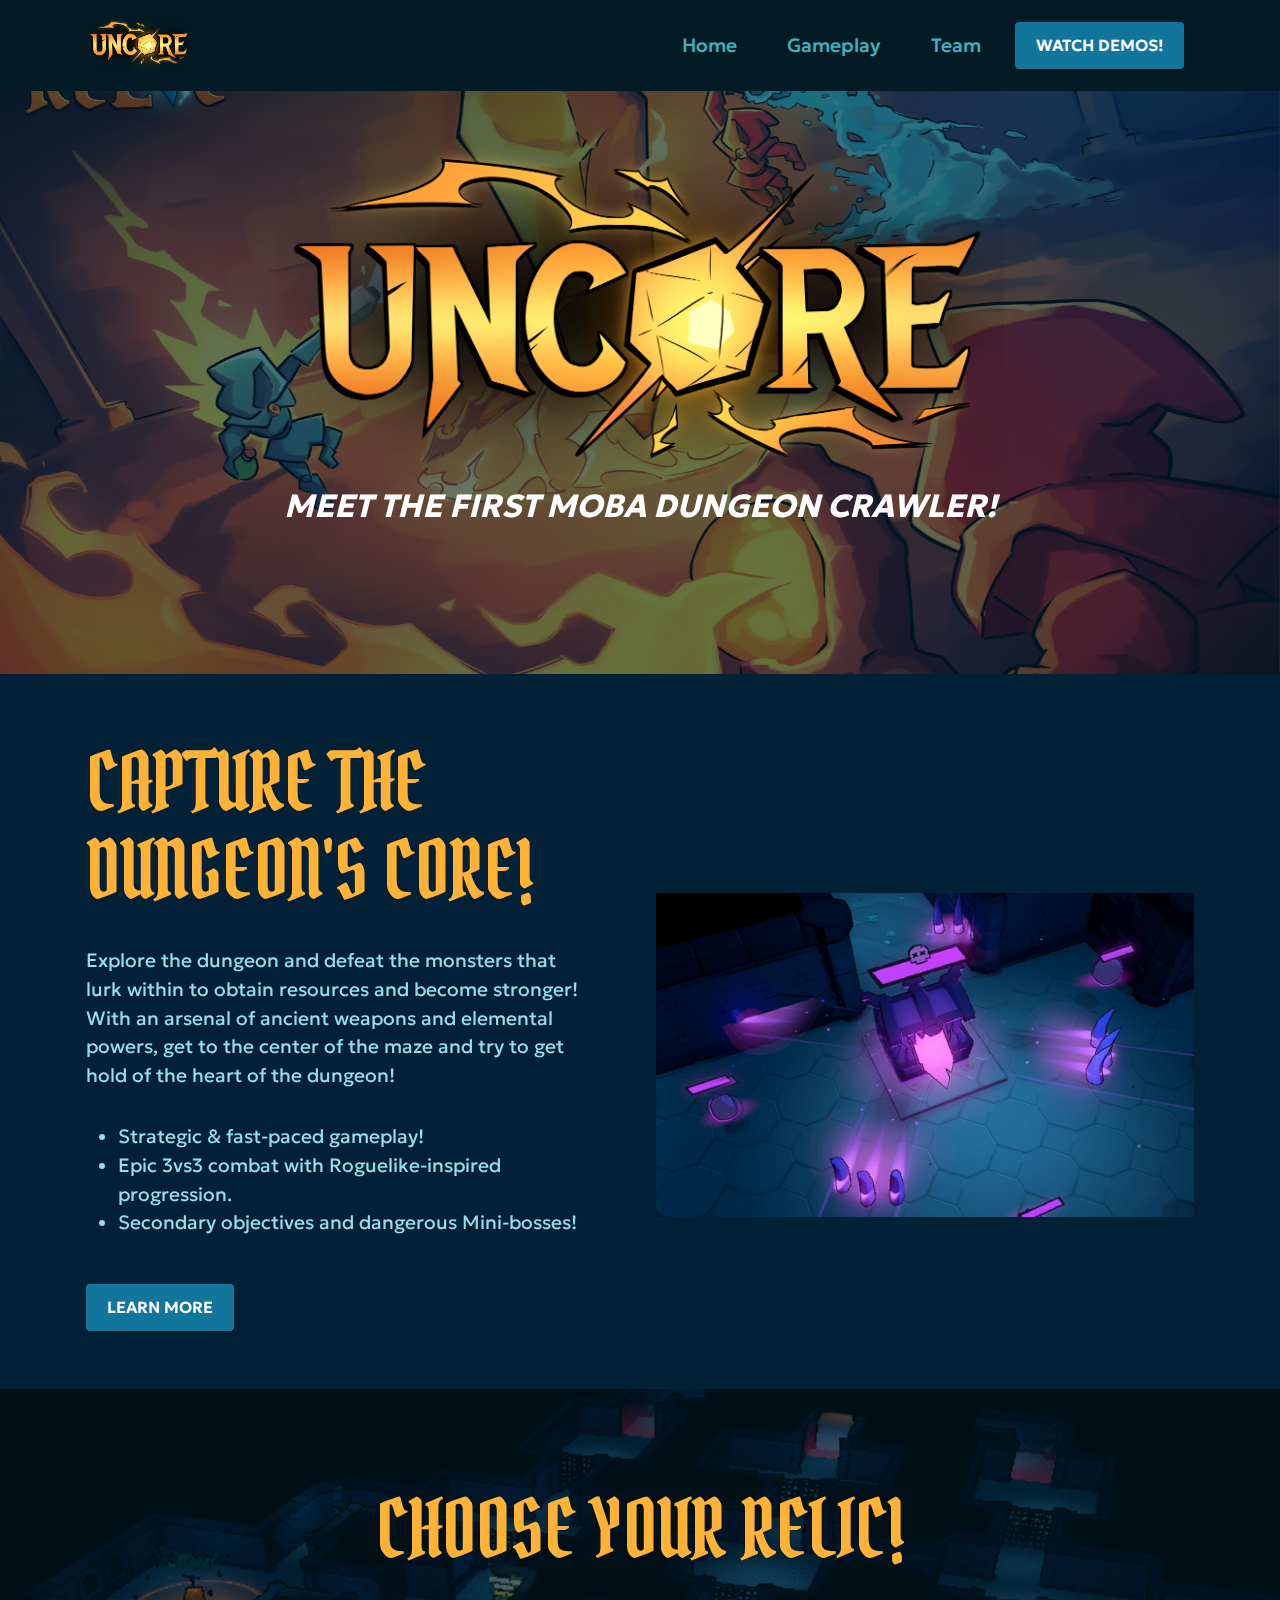
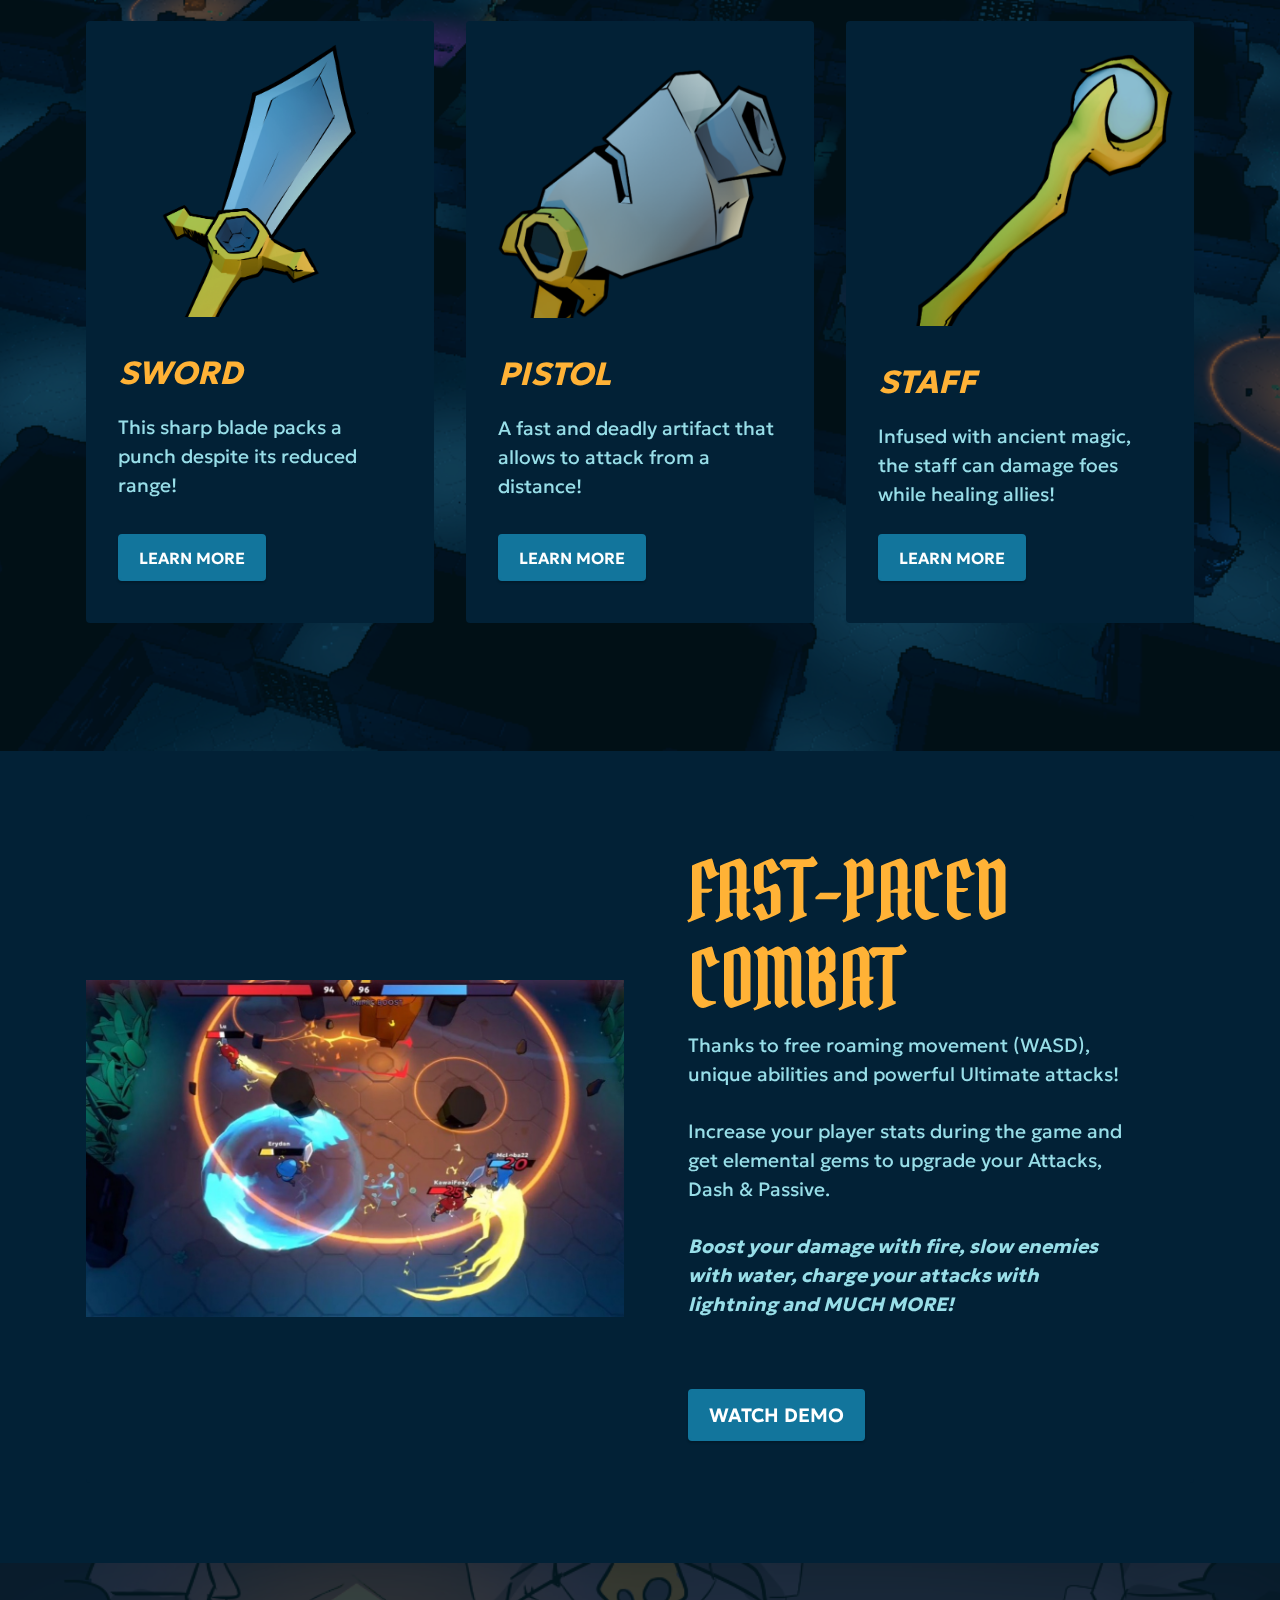
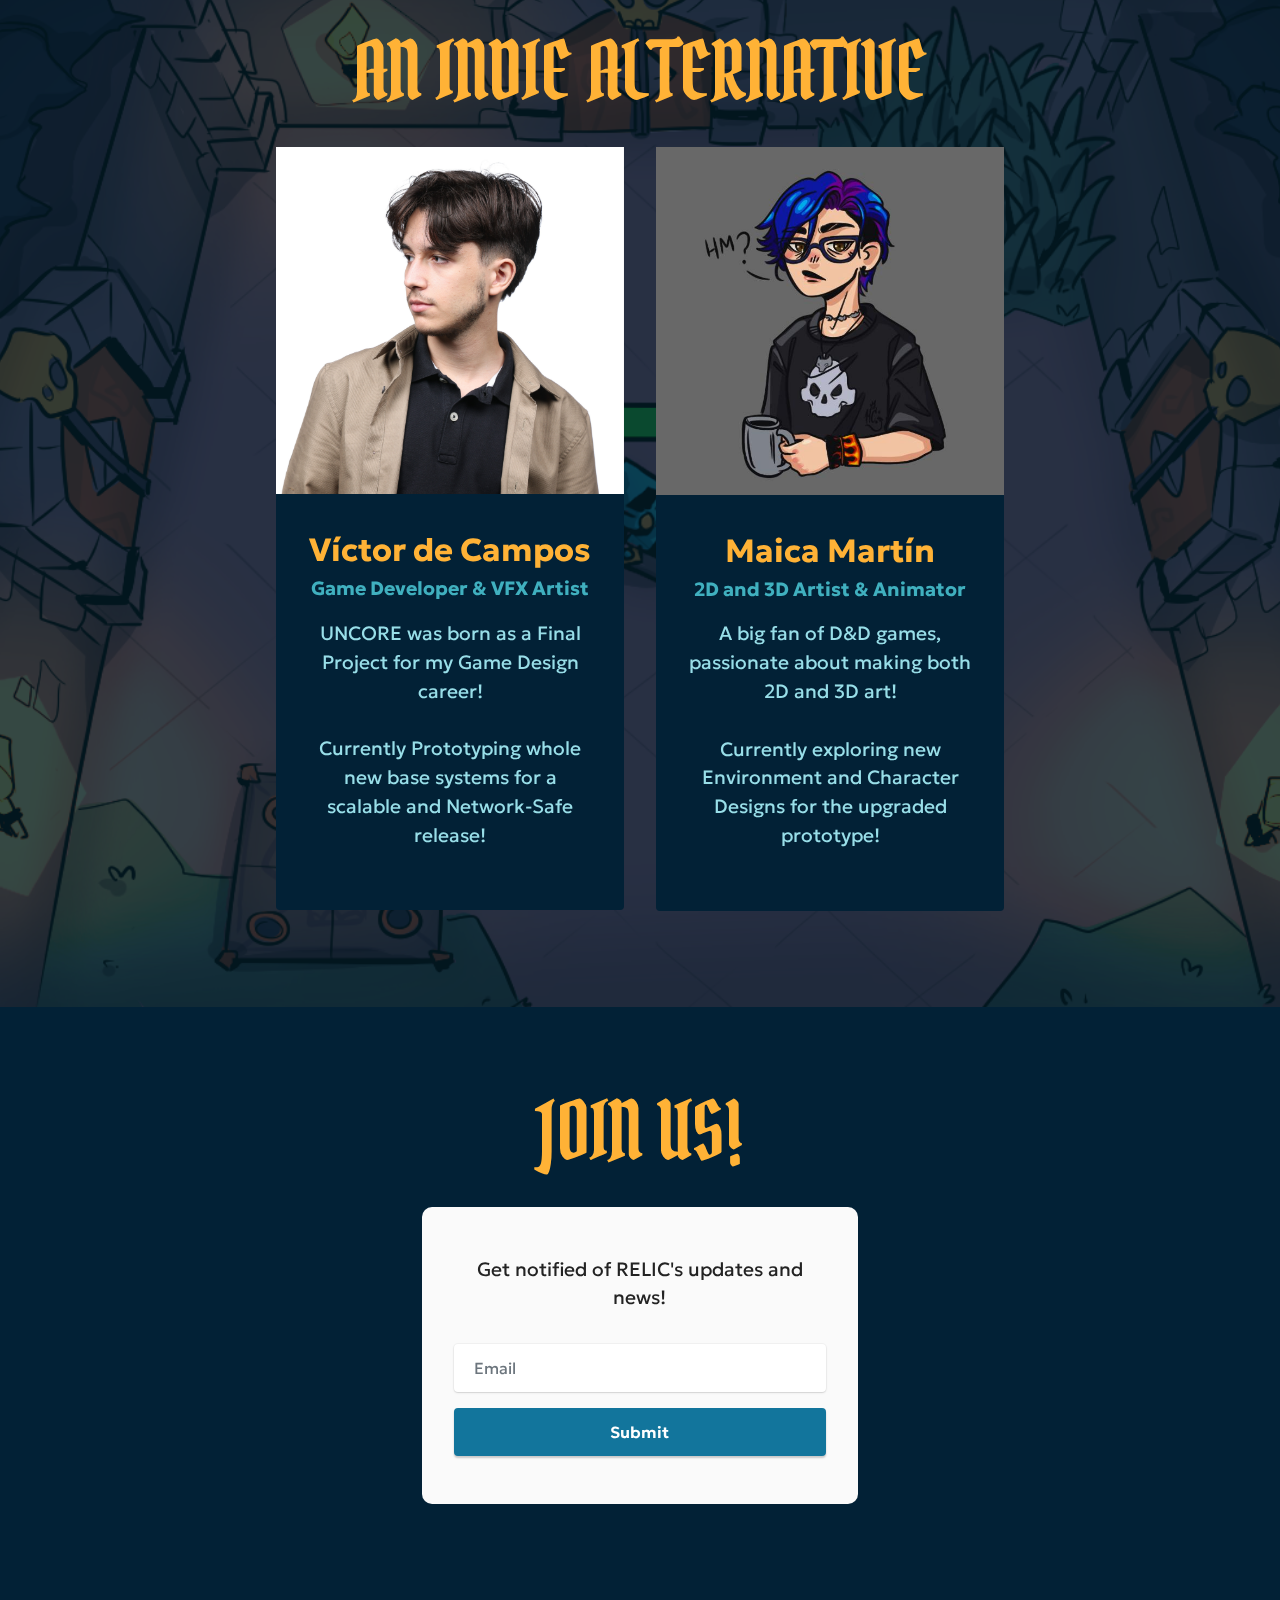
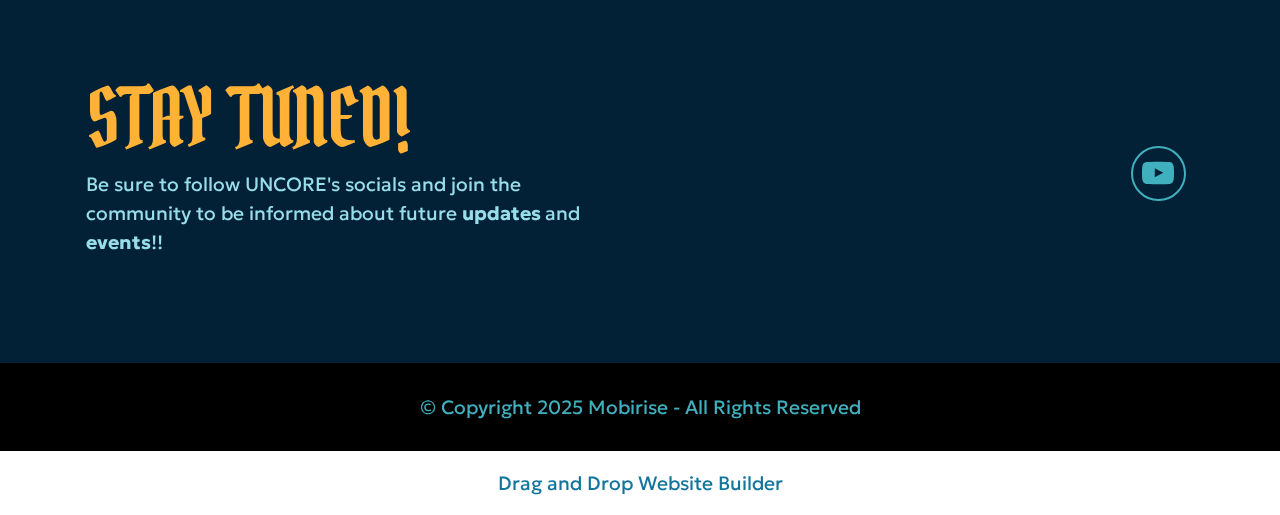
<file: index.html>
<!DOCTYPE html>
<html  >
<head>
  <!-- Site made with Mobirise Website Builder v5.9.18, https://mobirise.com -->
  <meta charset="UTF-8">
  <meta http-equiv="X-UA-Compatible" content="IE=edge">
  <meta name="generator" content="Mobirise v5.9.18, mobirise.com">
  <meta name="viewport" content="width=device-width, initial-scale=1, minimum-scale=1">
  <link rel="shortcut icon" href="assets/images/logo-v2.png" type="image/x-icon">
  <meta name="description" content="">
  
  
  <title>Home</title>
  <link rel="stylesheet" href="assets/web/assets/mobirise-icons2/mobirise2.css">
  <link rel="stylesheet" href="assets/bootstrap/css/bootstrap.min.css">
  <link rel="stylesheet" href="assets/bootstrap/css/bootstrap-grid.min.css">
  <link rel="stylesheet" href="assets/bootstrap/css/bootstrap-reboot.min.css">
  <link rel="stylesheet" href="assets/parallax/jarallax.css">
  <link rel="stylesheet" href="assets/dropdown/css/style.css">
  <link rel="stylesheet" href="assets/socicon/css/styles.css">
  <link rel="stylesheet" href="assets/theme/css/style.css">
  <link rel="preload" href="https://fonts.googleapis.com/css?family=Pirata+One:400&display=swap" as="style" onload="this.onload=null;this.rel='stylesheet'">
  <noscript><link rel="stylesheet" href="https://fonts.googleapis.com/css?family=Pirata+One:400&display=swap"></noscript>
  <link rel="preload" href="https://fonts.googleapis.com/css?family=Geologica:100,200,300,400,500,600,700,800,900&display=swap" as="style" onload="this.onload=null;this.rel='stylesheet'">
  <noscript><link rel="stylesheet" href="https://fonts.googleapis.com/css?family=Geologica:100,200,300,400,500,600,700,800,900&display=swap"></noscript>
  <link rel="preload" as="style" href="assets/mobirise/css/mbr-additional.css?v=olXe02"><link rel="stylesheet" href="assets/mobirise/css/mbr-additional.css?v=olXe02" type="text/css">

  
  
  
</head>
<body>
  
  <section data-bs-version="5.1" class="menu menu1 cid-sFGMsvHDIa" once="menu" id="menu1-1">
    

    <nav class="navbar navbar-dropdown navbar-fixed-top navbar-expand-lg">
        <div class="container">
            <div class="navbar-brand">
                <span class="navbar-logo">
                    <a href="index.html#top">
                        <img src="assets/images/logo2.png" alt="Mobirise Website Builder" style="height: 4.4rem;">
                    </a>
                </span>
                
            </div>
            <button class="navbar-toggler" type="button" data-toggle="collapse" data-bs-toggle="collapse" data-target="#navbarSupportedContent" data-bs-target="#navbarSupportedContent" aria-controls="navbarNavAltMarkup" aria-expanded="false" aria-label="Toggle navigation">
                <div class="hamburger">
                    <span></span>
                    <span></span>
                    <span></span>
                    <span></span>
                </div>
            </button>
            <div class="collapse navbar-collapse" id="navbarSupportedContent">
                <ul class="navbar-nav nav-dropdown" data-app-modern-menu="true"><li class="nav-item"><a class="nav-link link text-success text-primary display-7" href="index.html#header1-0">Home</a></li><li class="nav-item"><a class="nav-link link text-success text-primary display-7" href="page1.html#header1-6">Gameplay</a></li>
                    
                    <li class="nav-item"><a class="nav-link link text-success text-primary display-7" href="index.html#team1-a">Team</a>
                    </li></ul>
                
                <div class="navbar-buttons mbr-section-btn"><a class="btn btn-primary display-4" href="page3.html">WATCH DEMOS!</a></div>
            </div>
        </div>
    </nav>
</section>

<section data-bs-version="5.1" class="image3 cid-v49GpZRETH mbr-parallax-background" id="image3-10">
    

    
    <div class="mbr-overlay" style="opacity: 0.6; background-color: rgb(2, 33, 54);">
    </div>

    <div class="container">
        <div class="row justify-content-center">
            <div class="col-12 col-lg-8">
                <div class="image-wrapper">
                    <img src="assets/images/logo2-1.png" alt="Mobirise Website Builder">
                    <p class="mbr-description mbr-fonts-style mt-2 align-center display-5"><strong style=""><em>MEET THE FIRST MOBA DUNGEON CRAWLER!</em></strong></p>
                </div>
            </div>
        </div>
    </div>
</section>

<section data-bs-version="5.1" class="features11 cid-sFGOTvnvck" id="features12-6">

    
    
    <div class="container">
        <div class="row align-items-center">
            <div class="col-12 col-lg">
                <div class="card-wrapper">
                    <div class="card-box">
                        <h4 class="card-title mbr-fonts-style mb-4 display-2">CAPTURE THE DUNGEON'S CORE!</h4>
                        <p class="mbr-text mbr-fonts-style mb-4 display-7">Explore the dungeon and defeat the monsters that lurk within to obtain resources and become stronger! With an arsenal of ancient weapons and elemental powers, get to the center of the maze and try to get hold of the heart of the dungeon!</p>
                        <div class="mbr-text mbr-fonts-style counter-container display-7">
                            <ul>
                                <li>Strategic &amp; fast-paced gameplay!</li><li>Epic 3vs3 combat with Roguelike-inspired progression.</li><li>Secondary objectives and dangerous Mini-bosses!</li>
                            </ul>
                        </div>
                        <div class="mbr-section-btn mb-4"><a class="btn btn-primary display-4" href="page1.html#header1-6">LEARN MORE</a></div>
                    </div>
                </div>
            </div>
            <div class="col-12 col-lg-6 md-pb">
                <div class="image-wrapper">
                    <img src="assets/images/tutorial-p9-3.jpeg" alt="Mobirise Website Builder">
                </div>
            </div>
        </div>
    </div>
</section>

<section data-bs-version="5.1" class="features3 cid-sFGNGNNW5A" id="features3-4">
    
    <div class="mbr-overlay"></div>
    <div class="container">
        <div class="mbr-section-head">
            <h4 class="mbr-section-title mbr-fonts-style align-center mb-5 display-2">CHOOSE YOUR RELIC!</h4>
            
        </div>
        <div class="row mt-4">
            <div class="item features-image сol-12 col-md-6 col-lg-4">
                <div class="item-wrapper">
                    <div class="item-img">
                        <img src="assets/images/sword-4.png" alt="Mobirise Website Builder">
                    </div>
                    <div class="item-content">
                        <h5 class="item-title mbr-fonts-style display-5"><strong><em>SWORD</em></strong></h5>
                        
                        <p class="mbr-text mbr-fonts-style mt-3 display-7">This sharp blade packs a punch despite its reduced range!</p>
                    </div>
                    <div class="mbr-section-btn item-footer mt-2"><a href="page1.html#header1-6" class="btn item-btn btn-primary display-4">LEARN MORE</a></div>
                </div>
            </div>
            <div class="item features-image сol-12 col-md-6 col-lg-4">
                <div class="item-wrapper">
                    <div class="item-img">
                        <img src="assets/images/pistol-4.png" alt="Mobirise Website Builder">
                    </div>
                    <div class="item-content">
                        <h5 class="item-title mbr-fonts-style display-5"><div><strong><em>PISTOL</em></strong></div></h5>
                        
                        <p class="mbr-text mbr-fonts-style mt-3 display-7">A fast and deadly artifact that allows to attack from a distance!</p>
                    </div>
                    <div class="mbr-section-btn item-footer mt-2"><a href="page1.html#header1-6" class="btn item-btn btn-primary display-4">LEARN MORE</a></div>
                </div>
            </div>
            <div class="item features-image сol-12 col-md-6 col-lg-4">
                <div class="item-wrapper">
                    <div class="item-img">
                        <img src="assets/images/staff-3.png" alt="Mobirise Website Builder">
                    </div>
                    <div class="item-content">
                        <h5 class="item-title mbr-fonts-style display-5"><div><strong><em>STAFF</em></strong></div></h5>
                        
                        <p class="mbr-text mbr-fonts-style mt-3 display-7">Infused with ancient magic, the staff can damage foes while healing allies!</p>
                    </div>
                    <div class="mbr-section-btn item-footer mt-2"><a href="page1.html#header1-6" class="btn item-btn btn-primary display-4">LEARN MORE</a></div>
                </div>
            </div>
        </div>
    </div>
</section>

<section data-bs-version="5.1" class="features6 cid-sFGS12H2E8" id="features7-7">
    <!---->
    

    
    <div class="container">
        <div class="card-wrapper">
            <div class="row align-items-center">
                <div class="col-12 col-lg-6">
                    <div class="image-wrapper">
                        <img src="assets/images/captura-1.jpeg" alt="Mobirise Website Builder">
                    </div>
                </div>
                <div class="col-12 col-lg">
                    <div class="text-box">
                        <h5 class="mbr-title mbr-fonts-style display-2">FAST-PACED COMBAT</h5>
                        <p class="mbr-text mbr-fonts-style display-7">Thanks to free roaming movement (WASD), unique abilities and powerful Ultimate attacks!<br><br>Increase your player stats during the game and get elemental gems to upgrade your Attacks, Dash &amp; Passive.<br><br><strong><em>Boost your damage with fire, slow enemies with water, charge your attacks with lightning and MUCH MORE!</em></strong><br><br></p>
                        
                        <div class="mbr-section-btn pt-3"><a href="page3.html" class="btn btn-primary display-7">WATCH DEMO</a></div>
                    </div>
                </div>
            </div>
        </div>
    </div>
</section>

<section data-bs-version="5.1" class="team1 cid-sFGSUpvomC" id="team1-a">
    

    <div class="mbr-overlay" style="opacity: 0.8; background-color: rgb(2, 27, 37);">
    </div>
    <div class="container">
        <div class="row justify-content-center">
            <div class="col-12">
                <h3 class="mbr-section-title mbr-fonts-style align-center mb-4 display-2">AN INDIE ALTERNATIVE</h3>
                
            </div>
            <div class="col-sm-6 col-lg-4">
                <div class="card-wrap">
                    <div class="image-wrap">
                        <img src="assets/images/0h8a0162-1.jpeg" alt="Mobirise Website Builder">
                    </div>
                    <div class="content-wrap">
                        <h5 class="mbr-section-title card-title mbr-fonts-style align-center m-0 display-5">
                            <strong>Víctor de Campos</strong><strong><br></strong></h5>
                        <h6 class="mbr-role mbr-fonts-style align-center mb-3 display-7"><strong>Game Developer &amp; VFX Artist</strong></h6>
                        <p class="card-text mbr-fonts-style align-center display-7">UNCORE was born as a Final Project for my Game Design career!<br><br>Currently Prototyping whole new base systems for a scalable and Network-Safe release!<br><br></p>
                        
                        
                    </div>
                </div>
            </div>

            <div class="col-sm-6 col-lg-4">
                <div class="card-wrap">
                    <div class="image-wrap">
                        <img src="assets/images/maica.png" alt="Mobirise Website Builder">
                    </div>
                    <div class="content-wrap">
                        <h5 class="mbr-section-title card-title mbr-fonts-style align-center m-0 display-5"><strong>Maica Martín</strong></h5>
                        <h6 class="mbr-role mbr-fonts-style align-center mb-3 display-7">
                            <strong>2D and 3D Artist &amp; Animator</strong></h6>
                        <p class="card-text mbr-fonts-style align-center display-7">A big fan of D&amp;D games, passionate about making both 2D and 3D art!<br><br>Currently exploring new Environment and Character Designs for the upgraded prototype!<br><br></p>
                        
                        
                    </div>
                </div>
            </div>

            

            
        </div>
    </div>
</section>

<section data-bs-version="5.1" class="form7 cid-uKa6soxFiF" id="form7-4">
    
    
    <div class="container">
        <div class="mbr-section-head">
            <h3 class="mbr-section-title mbr-fonts-style align-center mb-0 display-2">JOIN US!</h3>
            
        </div>
        <div class="row justify-content-center mt-4">
            <div class="col-lg-8 mx-auto mbr-form" data-form-type="formoid">
                <form action="https://mobirise.eu/" method="POST" class="mbr-form form-with-styler mx-auto" data-form-title="Form Name"><input type="hidden" name="email" data-form-email="true" value="BTHKhud4RMdNiDttq7JRDCBMz5V7QVbzsi9n/b0ZqhZxWeWeT2NUV6qlx9h/M14Vt0xY/6AUaUBsaqhFUwbgpgGlbQY8VXy94+B4huvsyatSQk+w+Lno4/gaKUaKfAhb">
                    <p class="mbr-text mbr-fonts-style align-center mb-4 display-7">
                        Get notified of RELIC's updates and news!
                    </p>
                    <div class="row">
                        <div hidden="hidden" data-form-alert="" class="alert alert-success col-12">Thanks for filling out the form!</div>
                        <div hidden="hidden" data-form-alert-danger="" class="alert alert-danger col-12">
                            Oops...! some problem!
                        </div>
                    </div>
                    <div class="dragArea row">
                        
                        <div class="col-lg-12 col-md-12 col-sm-12 form-group mb-3" data-for="email">
                            <input type="email" name="email" placeholder="Email" data-form-field="email" class="form-control" value="" id="email-form7-4">
                        </div>
                        
                        <div class="col-auto mbr-section-btn align-center">
                            <button type="submit" class="btn btn-primary display-4">Submit</button>
                        </div>
                    </div>
                </form>
            </div>
        </div>
    </div>
</section>

<section data-bs-version="5.1" class="contacts4 cid-sFGVxOqzIN" id="contacts4-f">

    

    

    <div class="container">
        <div class="row align-items-center justify-content-center">
            <div class="text-content col-12 col-md-6">
                <h2 class="mbr-section-title mbr-fonts-style display-2">STAY TUNED!</h2>
                <p class="mbr-text mbr-fonts-style display-7">Be sure to follow UNCORE's socials and join the community to be informed about future <strong>updates </strong>and <strong>events</strong>!!</p>
            </div>
            <div class="icons d-flex align-items-center col-12 col-md-6 justify-content-end mt-md-0 mt-2 flex-wrap">
                <a href="https://youtu.be/fiSrMBgpsMs" target="_blank">
                    <span class="mbr-iconfont mbr-iconfont-social socicon-youtube socicon"></span>
                </a>
                
                
                
                
                
                
                
                
                
            </div>
        </div>
    </div>
    
</section>

<section data-bs-version="5.1" class="footer7 cid-sFGSOnwtIp" once="footers" id="footer7-8">

    

    

    <div class="container">
        <div class="media-container-row align-center mbr-white">
            <div class="col-12">
                <p class="mbr-text mb-0 mbr-fonts-style display-7">
                    © Copyright 2025 Mobirise - All Rights Reserved
                </p>
            </div>
        </div>
    </div>
</section><section class="display-7" style="padding: 0;align-items: center;justify-content: center;flex-wrap: wrap;    align-content: center;display: flex;position: relative;height: 4rem;"><a href="https://mobiri.se/3420692" style="flex: 1 1;height: 4rem;position: absolute;width: 100%;z-index: 1;"><img alt="" style="height: 4rem;" src="[data-uri]"></a><p style="margin: 0;text-align: center;" class="display-7">&#8204;</p><a style="z-index:1" href="https://mobirise.com/drag-drop-website-builder.html">Drag and Drop Website Builder</a></section><script src="assets/bootstrap/js/bootstrap.bundle.min.js"></script>  <script src="assets/parallax/jarallax.js"></script>  <script src="assets/smoothscroll/smooth-scroll.js"></script>  <script src="assets/ytplayer/index.js"></script>  <script src="assets/dropdown/js/navbar-dropdown.js"></script>  <script src="assets/sociallikes/social-likes.js"></script>  <script src="assets/theme/js/script.js"></script>  <script src="assets/formoid/formoid.min.js"></script>  
  
  
</body>
</html>
</file>
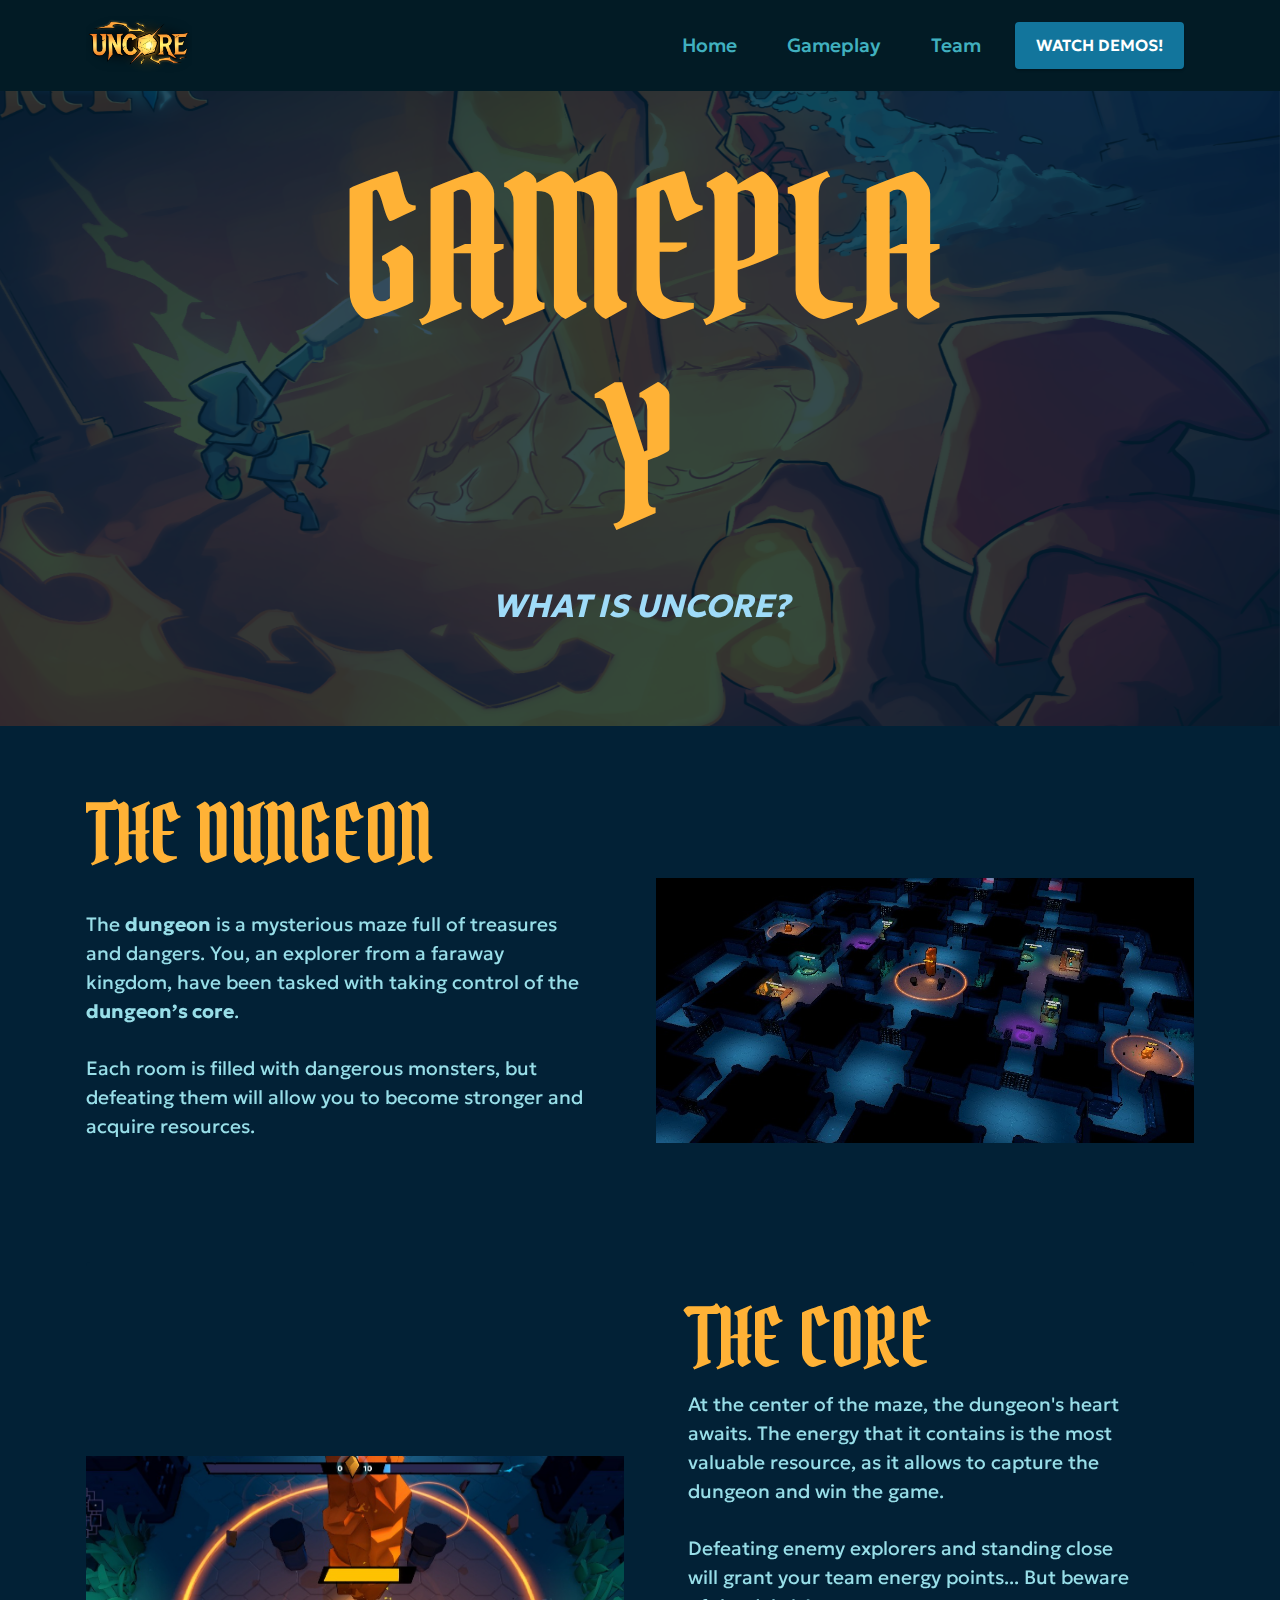
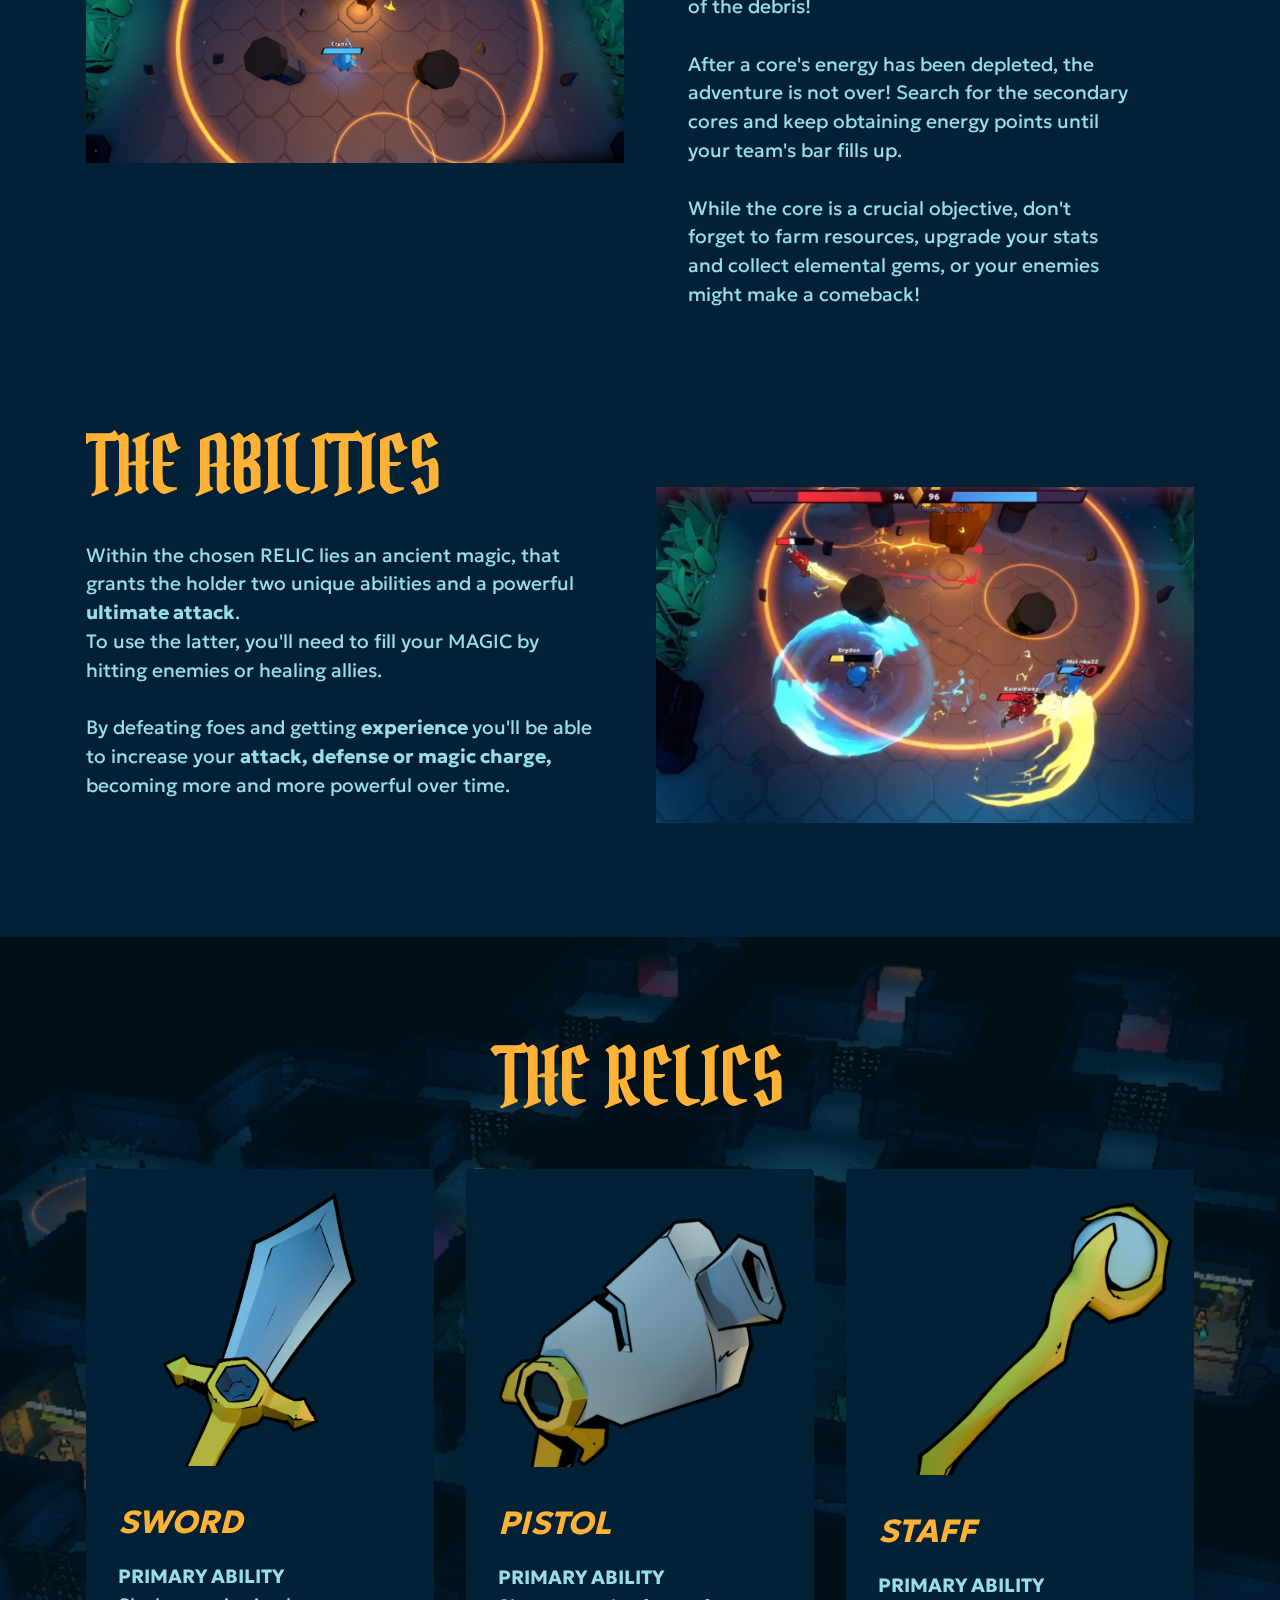
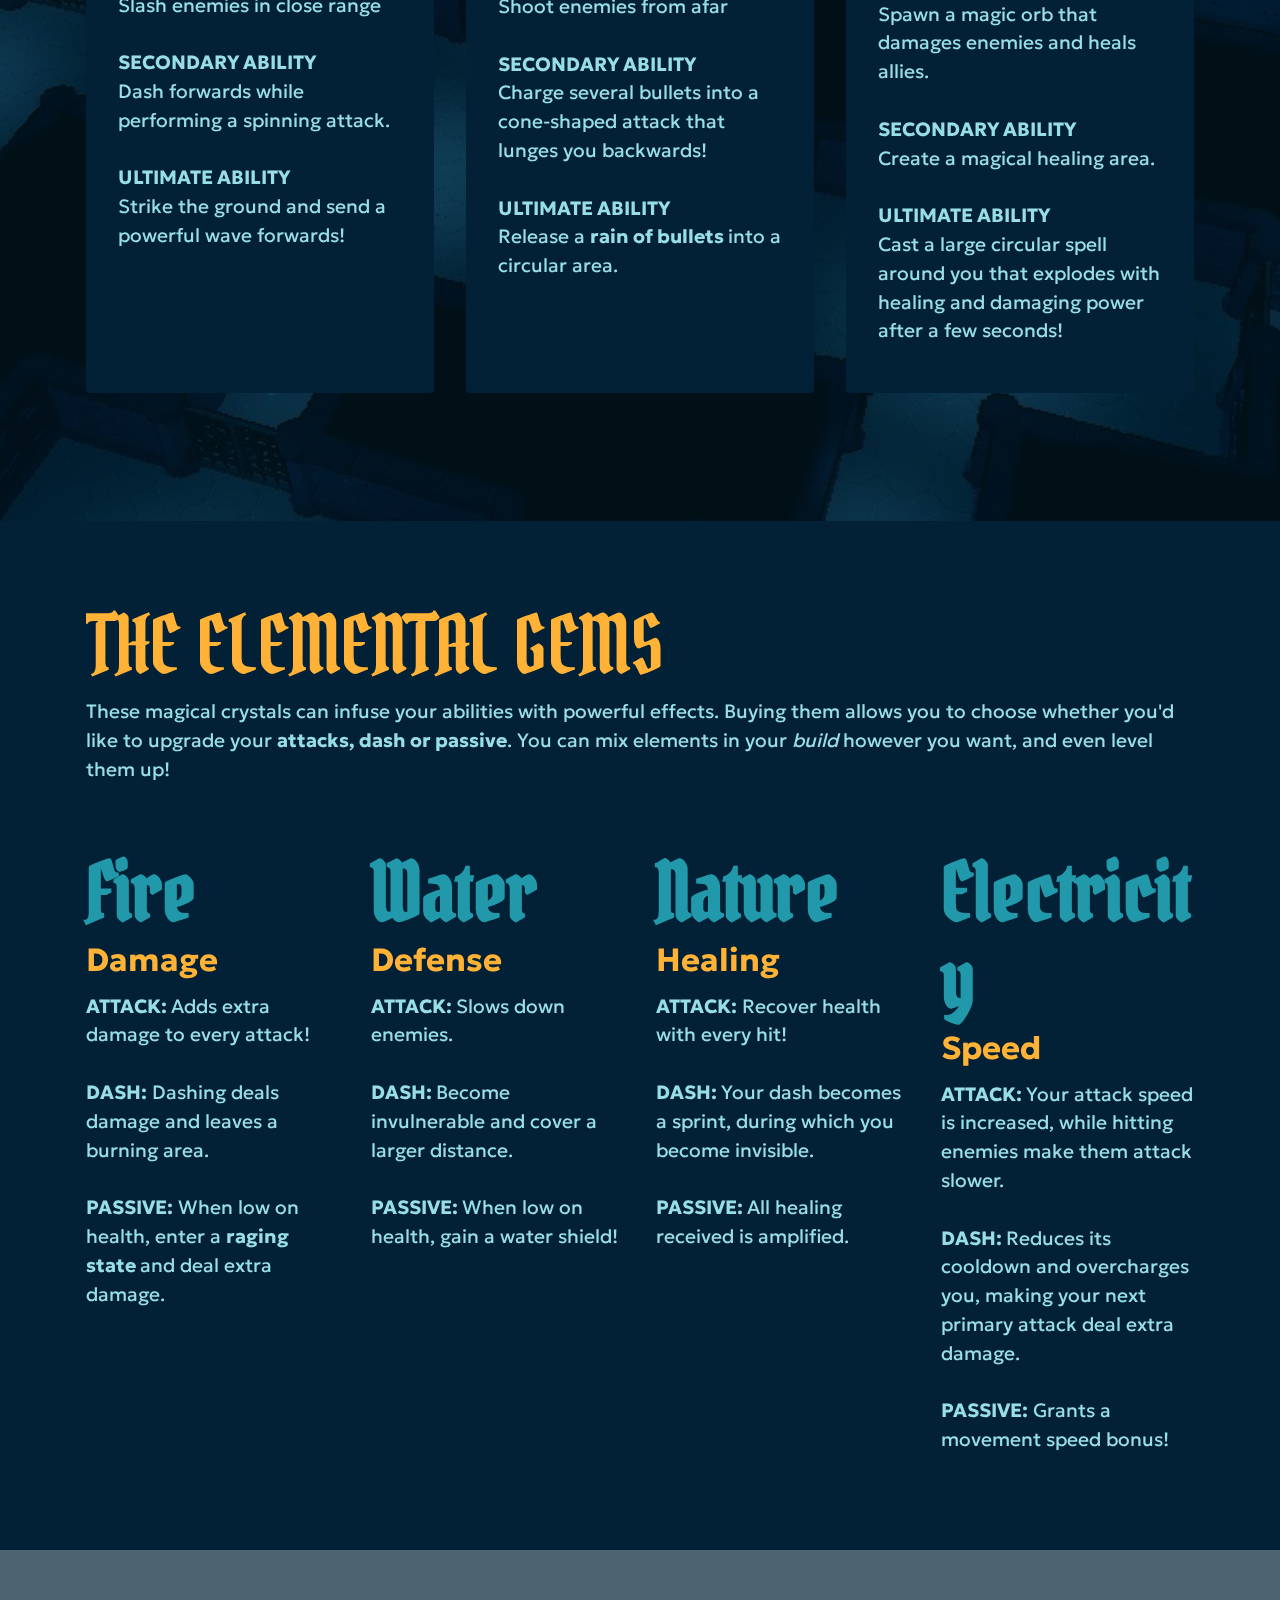
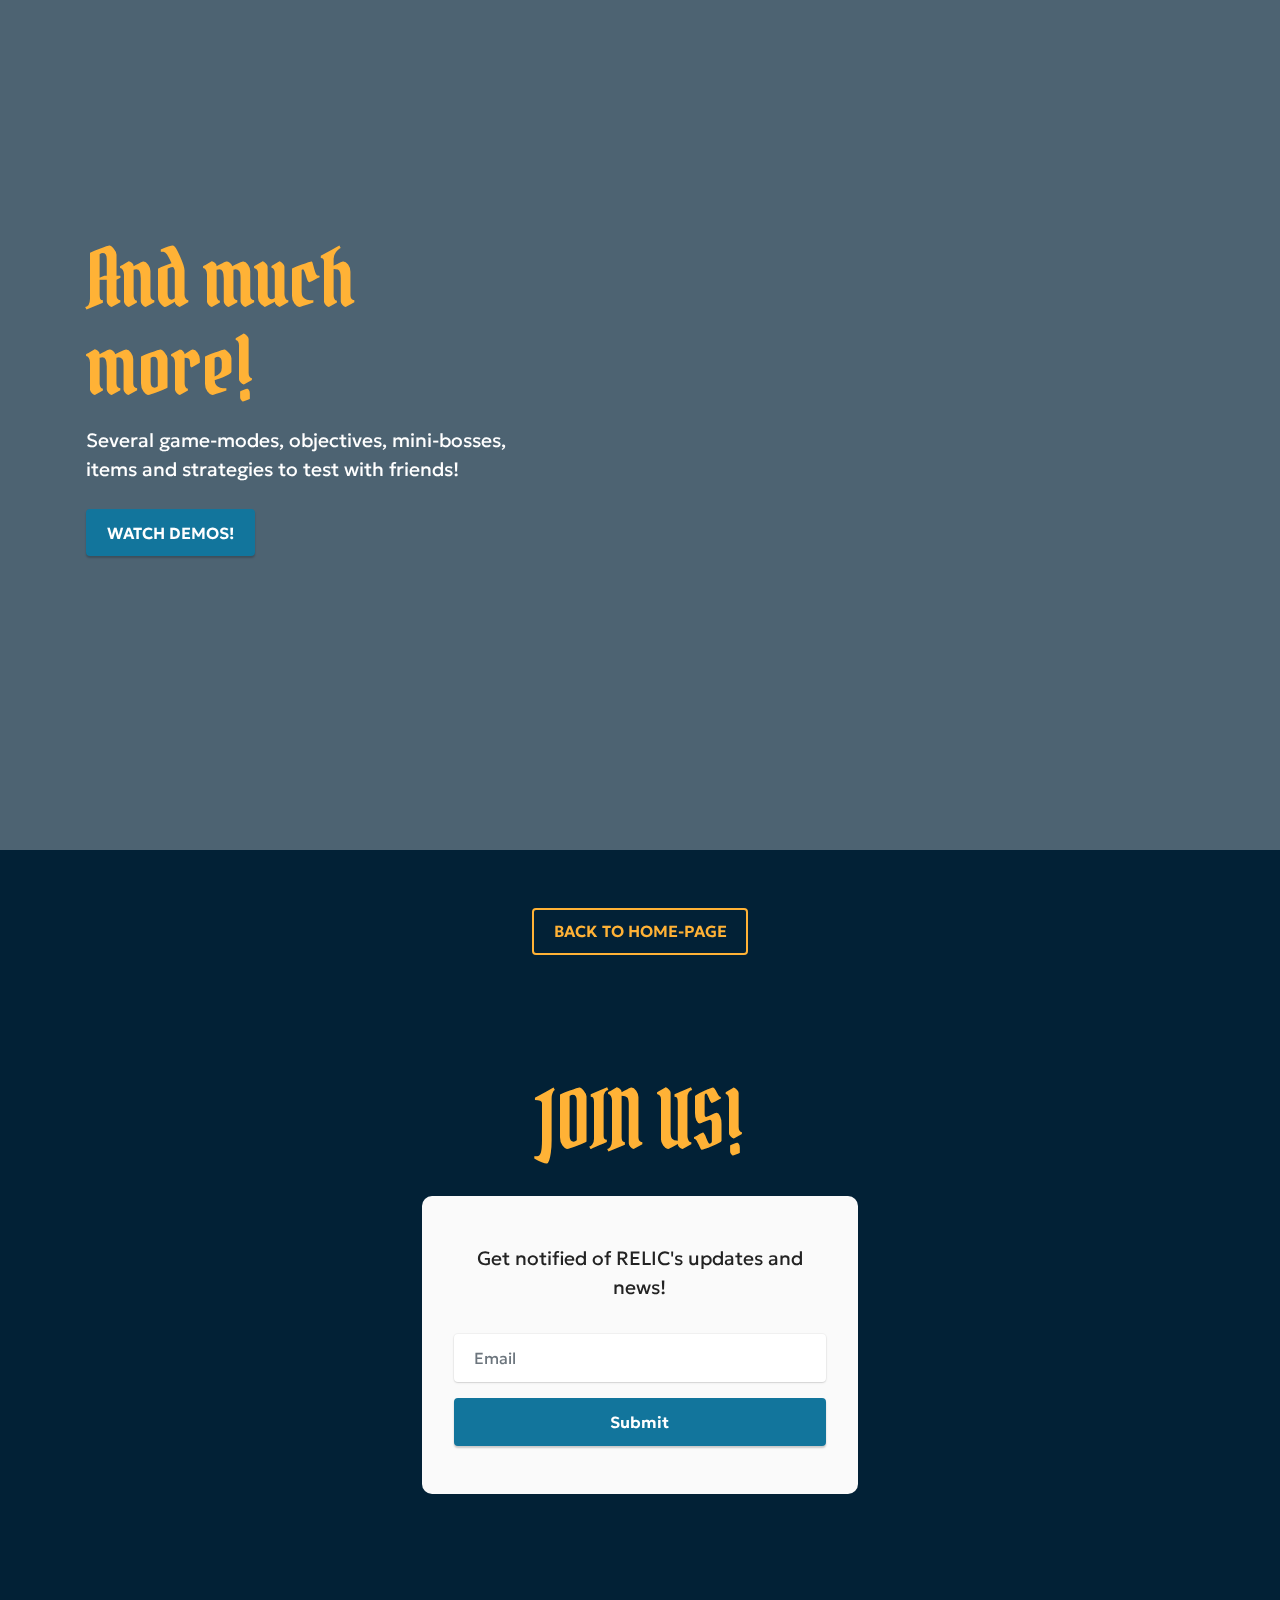
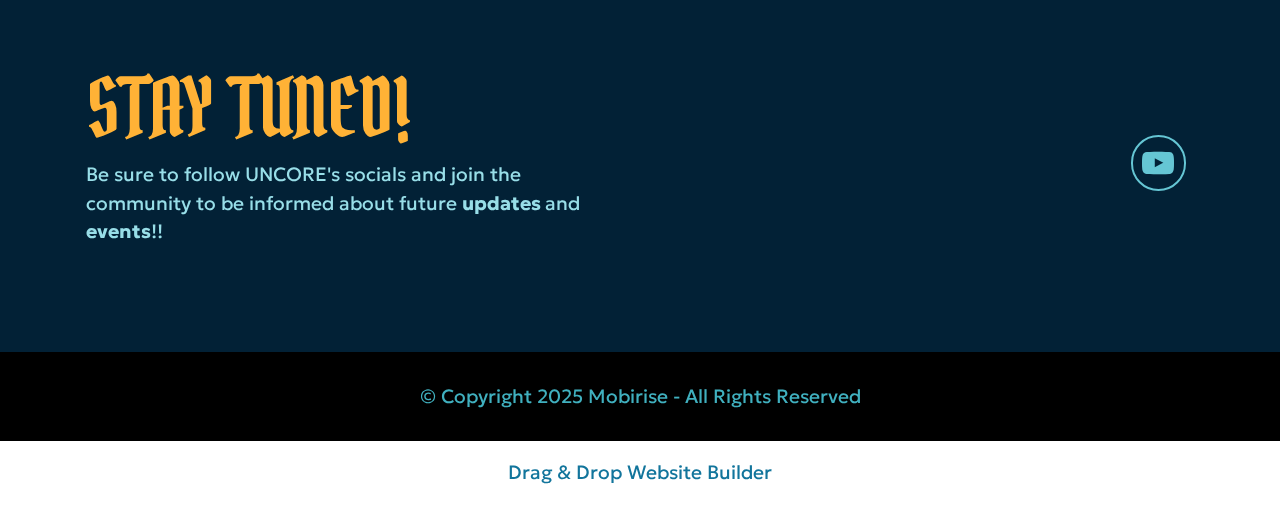
<file: page1.html>
<!DOCTYPE html>
<html  >
<head>
  <!-- Site made with Mobirise Website Builder v5.9.18, https://mobirise.com -->
  <meta charset="UTF-8">
  <meta http-equiv="X-UA-Compatible" content="IE=edge">
  <meta name="generator" content="Mobirise v5.9.18, mobirise.com">
  <meta name="viewport" content="width=device-width, initial-scale=1, minimum-scale=1">
  <link rel="shortcut icon" href="assets/images/logo-v2.png" type="image/x-icon">
  <meta name="description" content="">
  
  
  <title>Gameplay</title>
  <link rel="stylesheet" href="assets/web/assets/mobirise-icons2/mobirise2.css">
  <link rel="stylesheet" href="assets/bootstrap/css/bootstrap.min.css">
  <link rel="stylesheet" href="assets/bootstrap/css/bootstrap-grid.min.css">
  <link rel="stylesheet" href="assets/bootstrap/css/bootstrap-reboot.min.css">
  <link rel="stylesheet" href="assets/parallax/jarallax.css">
  <link rel="stylesheet" href="assets/dropdown/css/style.css">
  <link rel="stylesheet" href="assets/socicon/css/styles.css">
  <link rel="stylesheet" href="assets/theme/css/style.css">
  <link rel="preload" href="https://fonts.googleapis.com/css?family=Pirata+One:400&display=swap" as="style" onload="this.onload=null;this.rel='stylesheet'">
  <noscript><link rel="stylesheet" href="https://fonts.googleapis.com/css?family=Pirata+One:400&display=swap"></noscript>
  <link rel="preload" href="https://fonts.googleapis.com/css?family=Geologica:100,200,300,400,500,600,700,800,900&display=swap" as="style" onload="this.onload=null;this.rel='stylesheet'">
  <noscript><link rel="stylesheet" href="https://fonts.googleapis.com/css?family=Geologica:100,200,300,400,500,600,700,800,900&display=swap"></noscript>
  <link rel="preload" as="style" href="assets/mobirise/css/mbr-additional.css?v=50ROJo"><link rel="stylesheet" href="assets/mobirise/css/mbr-additional.css?v=50ROJo" type="text/css">

  
  
  
</head>
<body>
  
  <section data-bs-version="5.1" class="menu menu1 cid-uKdKzMZWQo" once="menu" id="menu1-5">
    

    <nav class="navbar navbar-dropdown navbar-fixed-top navbar-expand-lg">
        <div class="container">
            <div class="navbar-brand">
                <span class="navbar-logo">
                    <a href="index.html#top">
                        <img src="assets/images/logo2.png" alt="Mobirise Website Builder" style="height: 4.4rem;">
                    </a>
                </span>
                
            </div>
            <button class="navbar-toggler" type="button" data-toggle="collapse" data-bs-toggle="collapse" data-target="#navbarSupportedContent" data-bs-target="#navbarSupportedContent" aria-controls="navbarNavAltMarkup" aria-expanded="false" aria-label="Toggle navigation">
                <div class="hamburger">
                    <span></span>
                    <span></span>
                    <span></span>
                    <span></span>
                </div>
            </button>
            <div class="collapse navbar-collapse" id="navbarSupportedContent">
                <ul class="navbar-nav nav-dropdown" data-app-modern-menu="true"><li class="nav-item"><a class="nav-link link text-success text-primary display-7" href="index.html#header1-0">Home</a></li><li class="nav-item"><a class="nav-link link text-success text-primary display-7" href="page1.html#header1-6">Gameplay</a></li>
                    
                    <li class="nav-item"><a class="nav-link link text-success text-primary display-7" href="index.html#team1-a">Team</a>
                    </li></ul>
                
                <div class="navbar-buttons mbr-section-btn"><a class="btn btn-primary display-4" href="page3.html">WATCH DEMOS!</a></div>
            </div>
        </div>
    </nav>
</section>

<section data-bs-version="5.1" class="header1 cid-uKdKzNmA59 mbr-parallax-background" id="header1-6">

    

    <div class="mbr-overlay" style="opacity: 0.8; background-color: rgb(2, 33, 54);"></div>

    <div class="container">
        <div class="row justify-content-center">
            <div class="col-12 col-lg-7">
                <h1 class="mbr-section-title mbr-fonts-style mb-3 display-1">GAMEPLAY</h1>
                
                <p class="mbr-text mbr-fonts-style display-5"><strong style=""><em>WHAT IS UNCORE?</em></strong></p>
                
            </div>
        </div>
    </div>
</section>

<section data-bs-version="5.1" class="features11 cid-uKdKzNCBM5" id="features12-7">

    
    
    <div class="container">
        <div class="row align-items-center">
            <div class="col-12 col-lg">
                <div class="card-wrapper">
                    <div class="card-box">
                        <h4 class="card-title mbr-fonts-style mb-4 display-2">THE DUNGEON</h4>
                        <p class="mbr-text mbr-fonts-style mb-4 display-7">The <strong>dungeon</strong> is a mysterious maze full of treasures and dangers. You, an explorer from a faraway kingdom, have been tasked with taking control of the <strong><color=yellow>dungeon’s core</color=yellow></strong>.&nbsp;<br><br>Each room is filled with dangerous monsters, but defeating them will allow you to become stronger and acquire resources.<br><br><br></p>
                        
                        
                    </div>
                </div>
            </div>
            <div class="col-12 col-lg-6 md-pb">
                <div class="image-wrapper">
                    <img src="assets/images/tutorial-p1-1.jpeg" alt="Mobirise Website Builder">
                </div>
            </div>
        </div>
    </div>
</section>

<section data-bs-version="5.1" class="features6 cid-uKdKzOa2ji" id="features7-9">
    <!---->
    

    
    <div class="container">
        <div class="card-wrapper">
            <div class="row align-items-center">
                <div class="col-12 col-lg-6">
                    <div class="image-wrapper">
                        <img src="assets/images/tutorial-p8.jpeg" alt="Mobirise Website Builder">
                    </div>
                </div>
                <div class="col-12 col-lg">
                    <div class="text-box">
                        <h5 class="mbr-title mbr-fonts-style display-2">THE CORE</h5>
                        <p class="mbr-text mbr-fonts-style display-7">At the center of the maze, the dungeon's heart awaits. The energy that it contains is the most valuable resource, as it allows to capture the dungeon and win the game.<br><br>Defeating enemy explorers and standing close will grant your team energy points... But beware of the debris!<br><br>After a core's energy has been depleted, the adventure is not over! Search for the secondary cores and keep obtaining energy points until your team's bar fills up.&nbsp;<br><br>While the core is a crucial objective, don't forget to farm resources, upgrade your stats and collect elemental gems, or your enemies might make a comeback!<br></p>
                        
                        
                    </div>
                </div>
            </div>
        </div>
    </div>
</section>

<section data-bs-version="5.1" class="features11 cid-uKdNVKYbnq" id="features12-e">

    
    
    <div class="container">
        <div class="row align-items-center">
            <div class="col-12 col-lg">
                <div class="card-wrapper">
                    <div class="card-box">
                        <h4 class="card-title mbr-fonts-style mb-4 display-2">THE ABILITIES</h4>
                        <p class="mbr-text mbr-fonts-style mb-4 display-7">Within the chosen RELIC lies an ancient magic, that grants the holder two unique abilities and a powerful <strong>ultimate attack</strong>. <br>To use the latter, you'll need to fill your MAGIC by hitting enemies or healing allies.&nbsp;<br><br>By defeating foes and getting&nbsp;<strong>experience </strong>you'll be able to increase your <strong>attack, defense or magic charge, </strong>becoming more and more powerful over time.<br><br><br></p>
                        
                        
                    </div>
                </div>
            </div>
            <div class="col-12 col-lg-6 md-pb">
                <div class="image-wrapper">
                    <img src="assets/images/captura-1.jpeg" alt="Mobirise Website Builder">
                </div>
            </div>
        </div>
    </div>
</section>

<section data-bs-version="5.1" class="features3 cid-uKdKzNQUzA" id="features3-8">
    
    <div class="mbr-overlay"></div>
    <div class="container">
        <div class="mbr-section-head">
            <h4 class="mbr-section-title mbr-fonts-style align-center mb-5 display-2">THE RELICS</h4>
            
        </div>
        <div class="row mt-4">
            <div class="item features-image сol-12 col-md-6 col-lg-4">
                <div class="item-wrapper">
                    <div class="item-img">
                        <img src="assets/images/sword-4.png" alt="Mobirise Website Builder">
                    </div>
                    <div class="item-content">
                        <h5 class="item-title mbr-fonts-style display-5"><strong><em>SWORD</em></strong></h5>
                        
                        <p class="mbr-text mbr-fonts-style mt-3 display-7"><strong>PRIMARY ABILITY</strong><br>Slash enemies in close range<br><br><strong>SECONDARY ABILITY</strong><br>Dash forwards while performing a spinning attack.<br><br><strong>ULTIMATE ABILITY</strong><br>Strike the ground and send a powerful wave forwards!</p>
                    </div>
                    
                </div>
            </div>
            <div class="item features-image сol-12 col-md-6 col-lg-4">
                <div class="item-wrapper">
                    <div class="item-img">
                        <img src="assets/images/pistol-4.png" alt="Mobirise Website Builder">
                    </div>
                    <div class="item-content">
                        <h5 class="item-title mbr-fonts-style display-5"><div><strong><em>PISTOL</em></strong></div></h5>
                        
                        <p class="mbr-text mbr-fonts-style mt-3 display-7"><strong>PRIMARY ABILITY
<br></strong>Shoot enemies from afar<br><br><strong>SECONDARY ABILITY
<br></strong>Charge several bullets into a cone-shaped attack that lunges you backwards!&nbsp;<br>
<br><strong>ULTIMATE ABILITY
</strong><br>Release a <strong>rain of bullets&nbsp;</strong>into a circular area.</p>
                    </div>
                    
                </div>
            </div>
            <div class="item features-image сol-12 col-md-6 col-lg-4">
                <div class="item-wrapper">
                    <div class="item-img">
                        <img src="assets/images/staff-3.png" alt="Mobirise Website Builder">
                    </div>
                    <div class="item-content">
                        <h5 class="item-title mbr-fonts-style display-5"><div><strong><em>STAFF</em></strong></div></h5>
                        
                        <p class="mbr-text mbr-fonts-style mt-3 display-7"><strong>PRIMARY ABILITY
<br></strong>Spawn a magic orb that damages enemies and heals allies.<br><br><strong>SECONDARY ABILITY
<br></strong>Create a magical healing area.<br>
<br><strong>ULTIMATE ABILITY
<br></strong>Cast a large circular spell around you that explodes with healing and damaging power after a few seconds!</p>
                    </div>
                    
                </div>
            </div>
        </div>
    </div>
</section>

<section data-bs-version="5.1" class="features23 cid-uKdV5c4Gw6" id="features23-i">

    

    
    
    <div class="container">
        <div class="card-wrapper">
            <div class="card-box align-left">
                <h4 class="mbr-section-title mbr-fonts-style display-2">
                    THE ELEMENTAL GEMS</h4>
                <p class="mbr-text mbr-fonts-style display-7">
                    These magical crystals can infuse your abilities with powerful effects. Buying them allows you to choose whether you'd like to upgrade your <strong>attacks, dash or passive</strong>. You can mix elements in your <em>build </em>however you want, and even level them up!</p>
                
            </div>
        </div>
        <!-- col-12 col-md-6 col-lg-4 -->
        <div class="row justify-content-center content-row mt-4">
            <div class="card p-4 p-md-3 col-md-6 col-lg-3">
                <div class="card-box">
                    <div class="title">
                        <span class="num mbr-fonts-style display-2"><strong>Fire</strong></span>
                    </div>
                    <h4 class="card-title mbr-fonts-style display-5"><strong>Damage</strong></h4>
                    <p class="mbr-text card-text mbr-fonts-style display-7"><strong>ATTACK: </strong>Adds extra damage to every attack!<br>
<br><strong>DASH:</strong> Dashing deals damage and leaves a burning area.<br>
<br><strong>PASSIVE:</strong> When low on health, enter a <strong>raging state </strong>and deal extra damage.</p>
                </div>
            </div>
            <div class="card p-4 p-md-3 col-md-6 col-lg-3">
                <div class="card-box">
                    <div class="title">
                        <span class="num mbr-fonts-style display-2"><strong>Water</strong></span>
                    </div>
                    <h4 class="card-title mbr-fonts-style display-5"><strong>Defense</strong></h4>
                    <p class="mbr-text card-text mbr-fonts-style display-7"><strong>ATTACK: </strong>Slows down enemies.<br><br><strong>DASH: </strong>Become invulnerable and cover a larger distance.<br>
<br><strong>PASSIVE: </strong>When low on health, gain a water shield!</p>
                </div>
            </div>
            <div class="card p-4 p-md-3 col-md-6 col-lg-3">
                <div class="card-box">
                    <div class="title">
                        <span class="num mbr-fonts-style display-2"><strong>Nature</strong></span>
                    </div>
                    <h4 class="card-title mbr-fonts-style display-5">
                        <strong>Healing</strong></h4>
                    <p class="mbr-text card-text mbr-fonts-style display-7"><strong>ATTACK:</strong> Recover health with every hit!<br>
<br><strong>DASH: </strong>Your dash becomes a sprint, during which you become invisible.<br>
<br><strong>PASSIVE: </strong>All healing received is amplified.</p>
                </div>
            </div>
            <div class="card p-4 p-md-3 col-md-6 col-lg-3">
                <div class="card-box">
                    <div class="title">
                        <span class="num mbr-fonts-style display-2"><strong>Electricity</strong></span>
                    </div>
                    <h4 class="card-title mbr-fonts-style display-5"><strong>Speed</strong></h4>
                    <p class="mbr-text card-text mbr-fonts-style display-7"><strong>ATTACK: </strong>Your attack speed is increased, while hitting enemies make them attack slower.<br>
<br><strong>DASH: </strong>Reduces its cooldown and overcharges you, making your next primary attack deal extra damage.<br>
<br><strong>PASSIVE:</strong> Grants a movement speed bonus!</p>
                </div>
            </div>
            
            
            
            
        </div>
    </div>
</section>

<section data-bs-version="5.1" class="header2 cid-uKe07rhIVY mbr-fullscreen mbr-parallax-background" id="header2-k">

    

    
    <div class="mbr-overlay" style="opacity: 0.7; background-color: rgb(2, 33, 54);"></div>

    <div class="container">
        <div class="row">
            <div class="col-12 col-lg-5">
                <h1 class="mbr-section-title mbr-fonts-style mb-3 display-2">And much more!</h1>
                
                <p class="mbr-text mbr-fonts-style display-7">Several game-modes, objectives, mini-bosses, items and strategies to test with friends! </p>
                <div class="mbr-section-btn mt-3"><a class="btn btn-primary display-4" href="page3.html">WATCH DEMOS!</a></div>
            </div>
        </div>
    </div>
</section>

<section data-bs-version="5.1" class="header6 cid-uKe12yaEaN" id="header6-l">

    

    
    

    <div class="align-center container">
        <div class="row justify-content-center">
            <div class="col-12 col-lg-10">
                
                
                
                <div class="mbr-section-btn mt-3"><a class="btn btn-warning-outline display-4" href="index.html">BACK TO HOME-PAGE</a></div>
            </div>
        </div>
    </div>
</section>

<section data-bs-version="5.1" class="form7 cid-uKdKzP3oBG" id="form7-b">
    
    
    <div class="container">
        <div class="mbr-section-head">
            <h3 class="mbr-section-title mbr-fonts-style align-center mb-0 display-2">JOIN US!</h3>
            
        </div>
        <div class="row justify-content-center mt-4">
            <div class="col-lg-8 mx-auto mbr-form" data-form-type="formoid">
                <form action="https://mobirise.eu/" method="POST" class="mbr-form form-with-styler mx-auto" data-form-title="Form Name"><input type="hidden" name="email" data-form-email="true" value="UhFOXzT7lrGK5oLBUHUHElxGE3VLVQr0tLcqE3gKqVgFbDMrT82yiuFuWPjUj8rHW/45uwvy9xhzr1KrdjPs4VrUrEwJoVDdtSiBRWas7sEXbLZ/VLKnbqJrsi71ugK1">
                    <p class="mbr-text mbr-fonts-style align-center mb-4 display-7">
                        Get notified of RELIC's updates and news!
                    </p>
                    <div class="row">
                        <div hidden="hidden" data-form-alert="" class="alert alert-success col-12">Thanks for filling out the form!</div>
                        <div hidden="hidden" data-form-alert-danger="" class="alert alert-danger col-12">
                            Oops...! some problem!
                        </div>
                    </div>
                    <div class="dragArea row">
                        
                        <div class="col-lg-12 col-md-12 col-sm-12 form-group mb-3" data-for="email">
                            <input type="email" name="email" placeholder="Email" data-form-field="email" class="form-control" value="" id="email-form7-b">
                        </div>
                        
                        <div class="col-auto mbr-section-btn align-center">
                            <button type="submit" class="btn btn-primary display-4">Submit</button>
                        </div>
                    </div>
                </form>
            </div>
        </div>
    </div>
</section>

<section data-bs-version="5.1" class="contacts4 cid-uKdKzPgeKc" id="contacts4-c">

    

    

    <div class="container">
        <div class="row align-items-center justify-content-center">
            <div class="text-content col-12 col-md-6">
                <h2 class="mbr-section-title mbr-fonts-style display-2">STAY TUNED!</h2>
                <p class="mbr-text mbr-fonts-style display-7">Be sure to follow UNCORE's socials and join the community to be informed about future <strong>updates </strong>and <strong>events</strong>!!</p>
            </div>
            <div class="icons d-flex align-items-center col-12 col-md-6 justify-content-end mt-md-0 mt-2 flex-wrap">
                <a href="https://twitter.com/mobirise" target="_blank">
                    <span class="mbr-iconfont mbr-iconfont-social socicon-youtube socicon"></span>
                </a>
                
                
                
                
                
                
                
                
                
            </div>
        </div>
    </div>
    
</section>

<section data-bs-version="5.1" class="footer7 cid-uKdKzPA1bV" once="footers" id="footer7-d">

    

    

    <div class="container">
        <div class="media-container-row align-center mbr-white">
            <div class="col-12">
                <p class="mbr-text mb-0 mbr-fonts-style display-7">
                    © Copyright 2025 Mobirise - All Rights Reserved
                </p>
            </div>
        </div>
    </div>
</section><section class="display-7" style="padding: 0;align-items: center;justify-content: center;flex-wrap: wrap;    align-content: center;display: flex;position: relative;height: 4rem;"><a href="https://mobiri.se/3420692" style="flex: 1 1;height: 4rem;position: absolute;width: 100%;z-index: 1;"><img alt="" style="height: 4rem;" src="[data-uri]"></a><p style="margin: 0;text-align: center;" class="display-7">&#8204;</p><a style="z-index:1" href="https://mobirise.com/drag-drop-website-builder.html">Drag & Drop Website Builder</a></section><script src="assets/bootstrap/js/bootstrap.bundle.min.js"></script>  <script src="assets/parallax/jarallax.js"></script>  <script src="assets/smoothscroll/smooth-scroll.js"></script>  <script src="assets/ytplayer/index.js"></script>  <script src="assets/dropdown/js/navbar-dropdown.js"></script>  <script src="assets/sociallikes/social-likes.js"></script>  <script src="assets/theme/js/script.js"></script>  <script src="assets/formoid/formoid.min.js"></script>  
  
  
</body>
</html>
</file>
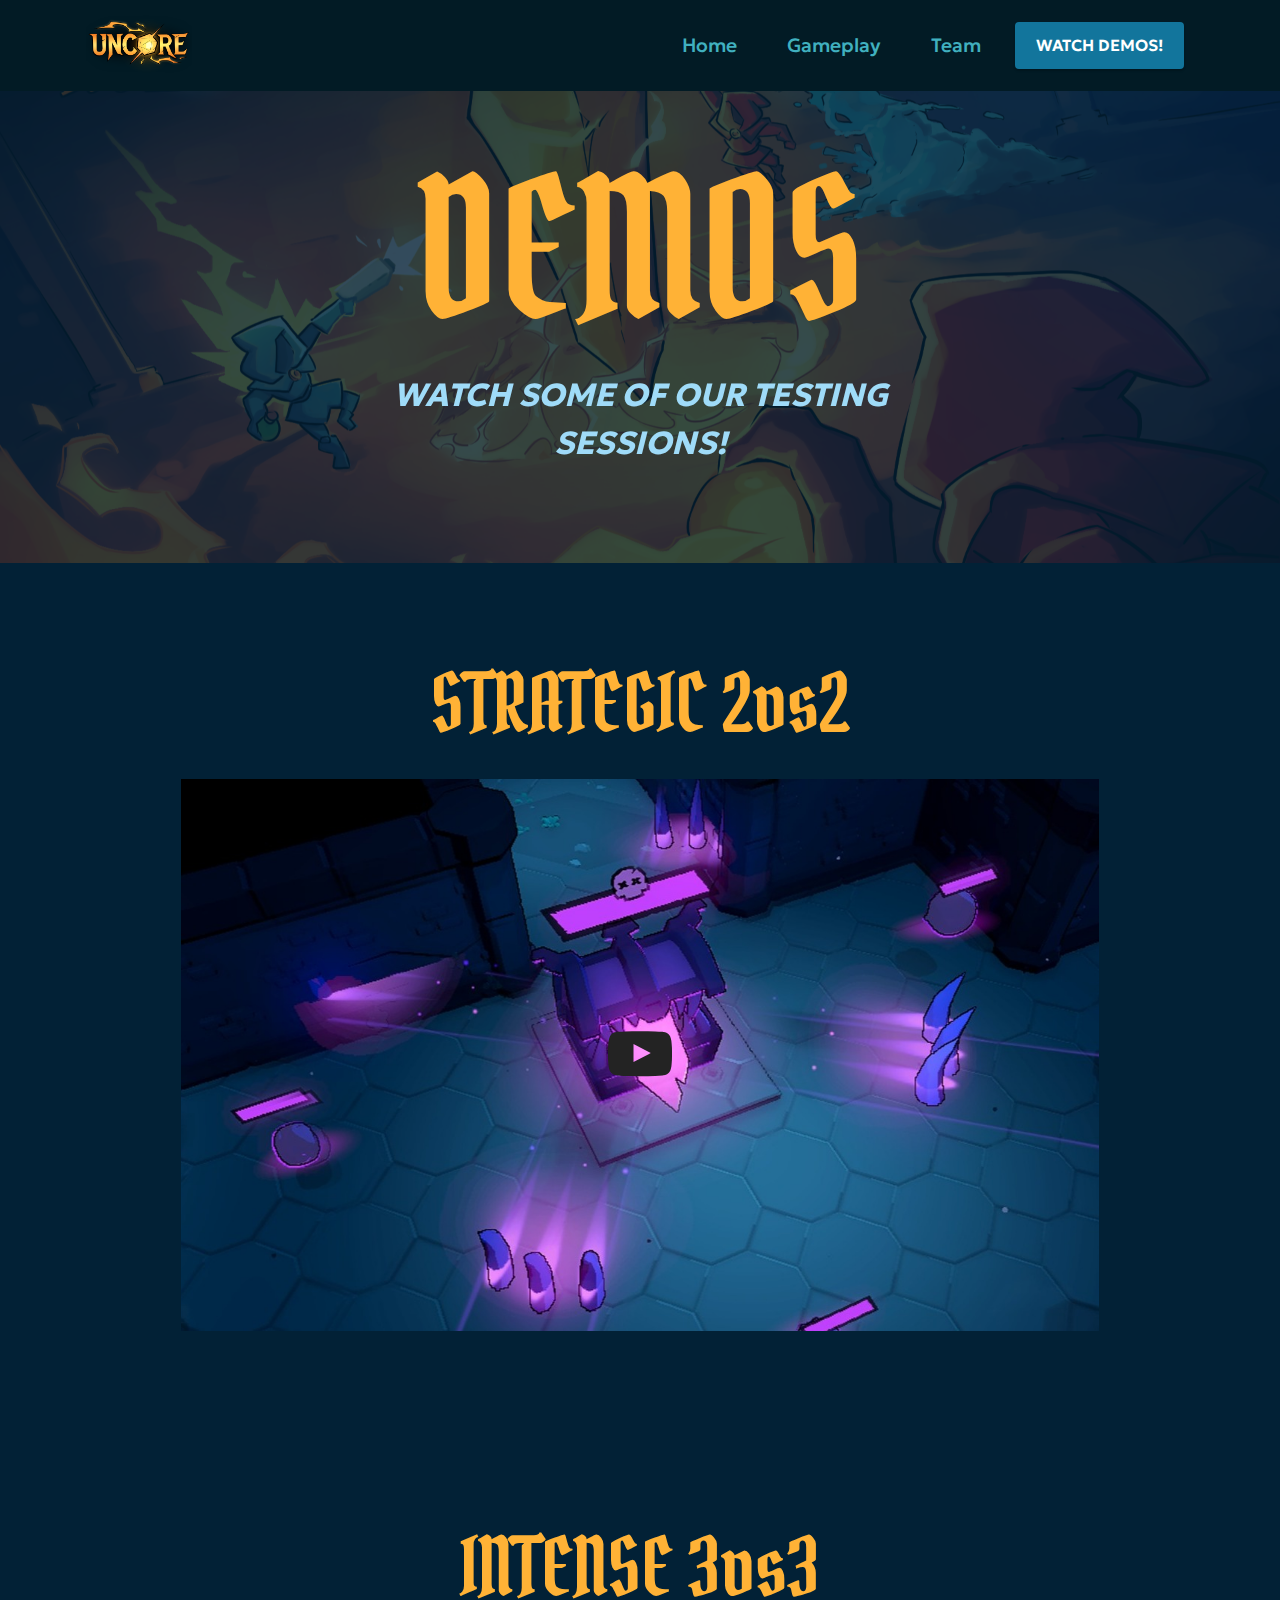
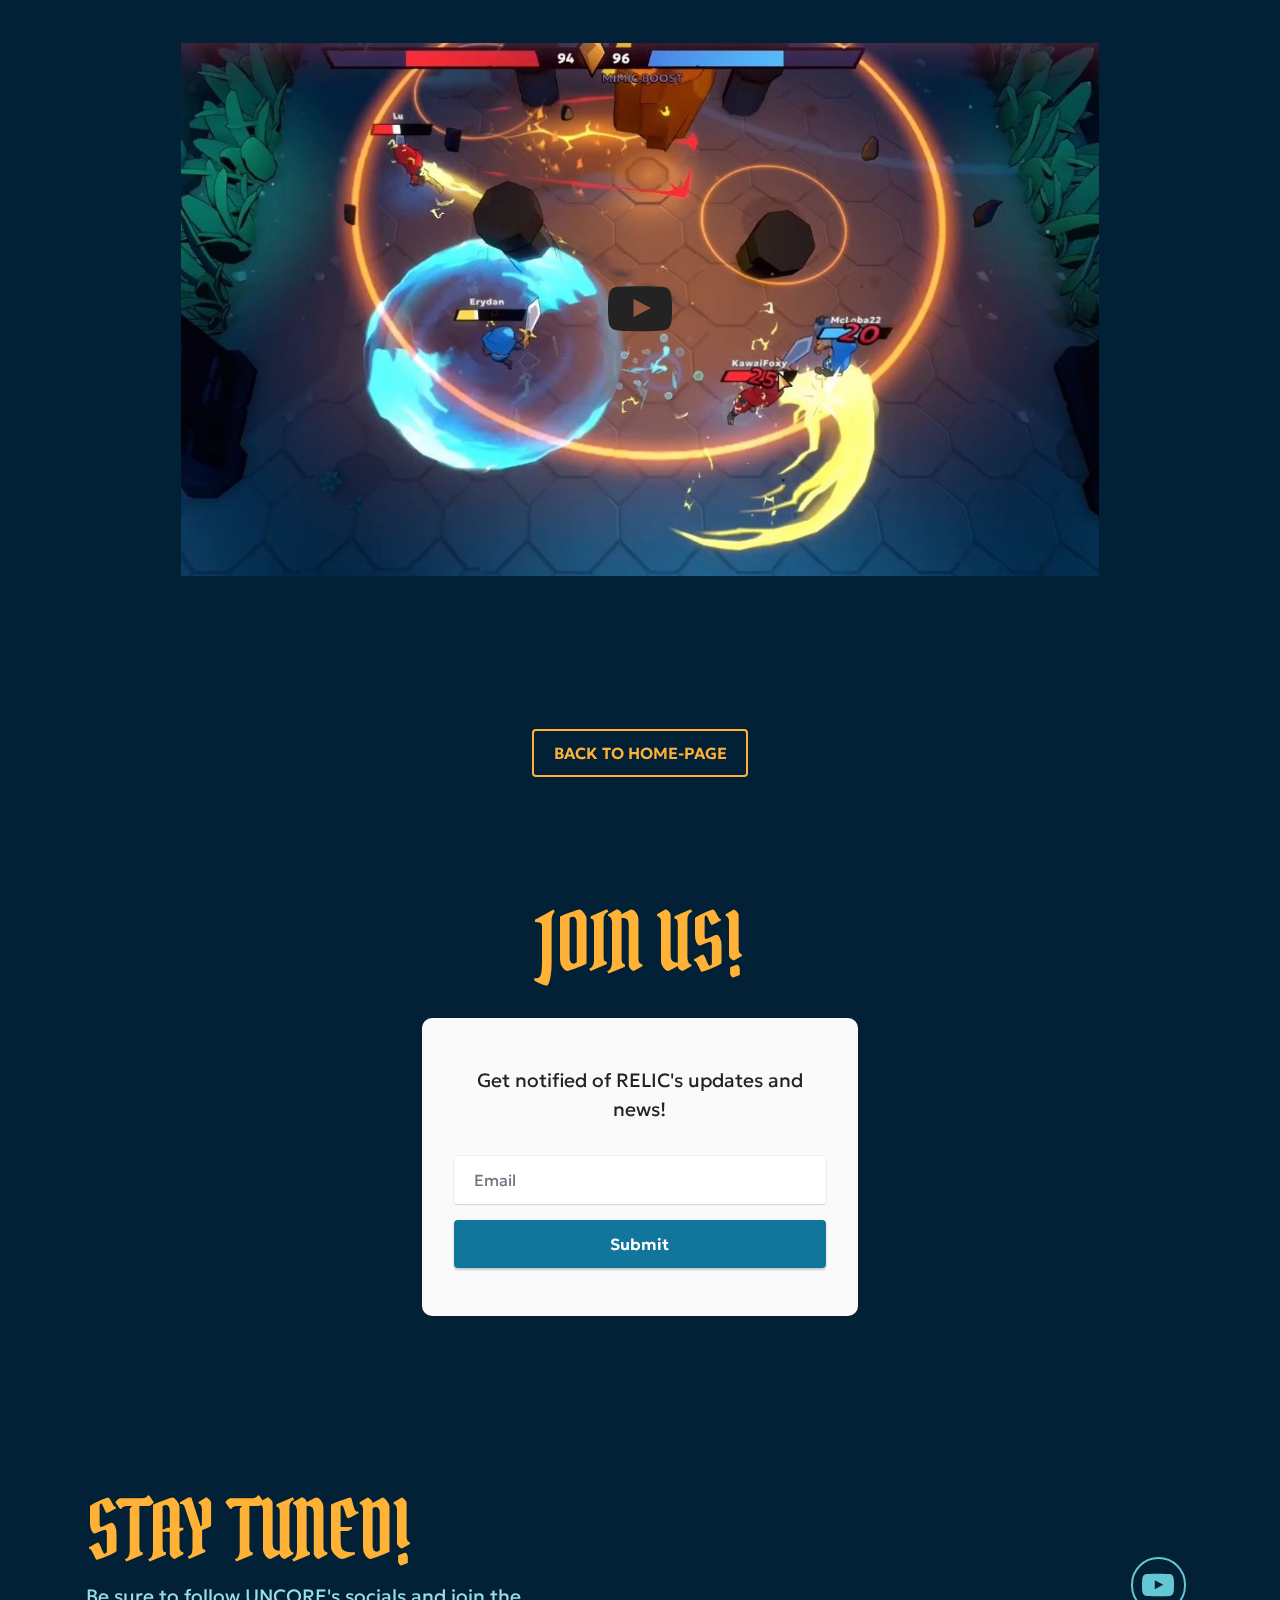
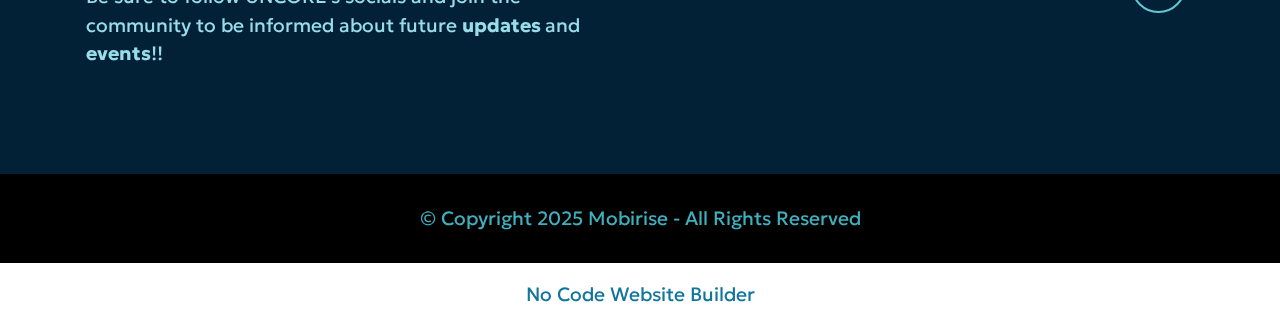
<file: page3.html>
<!DOCTYPE html>
<html  >
<head>
  <!-- Site made with Mobirise Website Builder v5.9.18, https://mobirise.com -->
  <meta charset="UTF-8">
  <meta http-equiv="X-UA-Compatible" content="IE=edge">
  <meta name="generator" content="Mobirise v5.9.18, mobirise.com">
  <meta name="viewport" content="width=device-width, initial-scale=1, minimum-scale=1">
  <link rel="shortcut icon" href="assets/images/logo-v2.png" type="image/x-icon">
  <meta name="description" content="">
  
  
  <title>Videos</title>
  <link rel="stylesheet" href="assets/web/assets/mobirise-icons2/mobirise2.css">
  <link rel="stylesheet" href="assets/bootstrap/css/bootstrap.min.css">
  <link rel="stylesheet" href="assets/bootstrap/css/bootstrap-grid.min.css">
  <link rel="stylesheet" href="assets/bootstrap/css/bootstrap-reboot.min.css">
  <link rel="stylesheet" href="assets/parallax/jarallax.css">
  <link rel="stylesheet" href="assets/dropdown/css/style.css">
  <link rel="stylesheet" href="assets/socicon/css/styles.css">
  <link rel="stylesheet" href="assets/theme/css/style.css">
  <link rel="preload" href="https://fonts.googleapis.com/css?family=Pirata+One:400&display=swap" as="style" onload="this.onload=null;this.rel='stylesheet'">
  <noscript><link rel="stylesheet" href="https://fonts.googleapis.com/css?family=Pirata+One:400&display=swap"></noscript>
  <link rel="preload" href="https://fonts.googleapis.com/css?family=Geologica:100,200,300,400,500,600,700,800,900&display=swap" as="style" onload="this.onload=null;this.rel='stylesheet'">
  <noscript><link rel="stylesheet" href="https://fonts.googleapis.com/css?family=Geologica:100,200,300,400,500,600,700,800,900&display=swap"></noscript>
  <link rel="preload" as="style" href="assets/mobirise/css/mbr-additional.css?v=2H4d2C"><link rel="stylesheet" href="assets/mobirise/css/mbr-additional.css?v=2H4d2C" type="text/css">

  
  
  
</head>
<body>
  
  <section data-bs-version="5.1" class="menu menu1 cid-v49KbOcuqz" once="menu" id="menu1-11">
    

    <nav class="navbar navbar-dropdown navbar-fixed-top navbar-expand-lg">
        <div class="container">
            <div class="navbar-brand">
                <span class="navbar-logo">
                    <a href="index.html#top">
                        <img src="assets/images/logo2.png" alt="Mobirise Website Builder" style="height: 4.4rem;">
                    </a>
                </span>
                
            </div>
            <button class="navbar-toggler" type="button" data-toggle="collapse" data-bs-toggle="collapse" data-target="#navbarSupportedContent" data-bs-target="#navbarSupportedContent" aria-controls="navbarNavAltMarkup" aria-expanded="false" aria-label="Toggle navigation">
                <div class="hamburger">
                    <span></span>
                    <span></span>
                    <span></span>
                    <span></span>
                </div>
            </button>
            <div class="collapse navbar-collapse" id="navbarSupportedContent">
                <ul class="navbar-nav nav-dropdown" data-app-modern-menu="true"><li class="nav-item"><a class="nav-link link text-success text-primary display-7" href="index.html#header1-0">Home</a></li><li class="nav-item"><a class="nav-link link text-success text-primary display-7" href="page1.html#header1-6">Gameplay</a></li>
                    
                    <li class="nav-item"><a class="nav-link link text-success text-primary display-7" href="index.html#team1-a">Team</a>
                    </li></ul>
                
                <div class="navbar-buttons mbr-section-btn"><a class="btn btn-primary display-4" href="page3.html">WATCH DEMOS!</a></div>
            </div>
        </div>
    </nav>
</section>

<section data-bs-version="5.1" class="header1 cid-v49KbOCkn1 mbr-parallax-background" id="header1-12">

    

    <div class="mbr-overlay" style="opacity: 0.8; background-color: rgb(2, 33, 54);"></div>

    <div class="container">
        <div class="row justify-content-center">
            <div class="col-12 col-lg-7">
                <h1 class="mbr-section-title mbr-fonts-style mb-3 display-1">DEMOS</h1>
                
                <p class="mbr-text mbr-fonts-style display-5"><strong style=""><em>WATCH SOME OF OUR TESTING SESSIONS!</em></strong></p>
                
            </div>
        </div>
    </div>
</section>

<section data-bs-version="5.1" class="video1 cid-v49KFcIuXc" id="video1-1d">
    
    
    <div class="align-center container">
        <div class="mbr-section-head">
            <h4 class="mbr-section-title mbr-fonts-style mb-0 display-2">
                STRATEGIC 2vs2</h4>
            
        </div>
        <div class="row justify-content-center mt-4">
            <div class="col-12 col-lg-10">
                <div class="box">
                    <div class="mbr-media show-modal align-center" data-modal=".modalWindow">
                        <img src="assets/images/tutorial-p9-3.jpeg" alt="Mobirise Website Builder">
                        <div class="icon-wrap">
                            <span class="mbr-iconfont socicon-youtube socicon"></span>
                        </div>
                    </div>
                </div>
            </div>
        </div>
    </div>
    <div>
        <div class="modalWindow" style="display: none;">
            <div class="modalWindow-container">
                <div class="modalWindow-video-container">
                    <div class="modalWindow-video">
                        <iframe width="100%" height="100%" frameborder="0" allowfullscreen="1" data-src="https://vimeo.com/1142167409?"></iframe>
                    </div>
                    <a class="close" role="button" data-dismiss="modal" data-bs-dismiss="modal">
                        <span aria-hidden="true" class="mbr-iconfont mobi-mbri-close mobi-mbri closeModal"></span>
                        <span class="sr-only visually-hidden">Close</span>
                    </a>
                </div>
            </div>
        </div>
    </div>
</section>

<section data-bs-version="5.1" class="video1 cid-v49LJoSsbV" id="video1-1e">
    
    
    <div class="align-center container">
        <div class="mbr-section-head">
            <h4 class="mbr-section-title mbr-fonts-style mb-0 display-2">INTENSE 3vs3</h4>
            
        </div>
        <div class="row justify-content-center mt-4">
            <div class="col-12 col-lg-10">
                <div class="box">
                    <div class="mbr-media show-modal align-center" data-modal=".modalWindow">
                        <img src="assets/images/captura.jpeg" alt="Mobirise Website Builder">
                        <div class="icon-wrap">
                            <span class="mbr-iconfont socicon-youtube socicon"></span>
                        </div>
                    </div>
                </div>
            </div>
        </div>
    </div>
    <div>
        <div class="modalWindow" style="display: none;">
            <div class="modalWindow-container">
                <div class="modalWindow-video-container">
                    <div class="modalWindow-video">
                        <iframe width="100%" height="100%" frameborder="0" allowfullscreen="1" data-src="https://vimeo.com/1142589057"></iframe>
                    </div>
                    <a class="close" role="button" data-dismiss="modal" data-bs-dismiss="modal">
                        <span aria-hidden="true" class="mbr-iconfont mobi-mbri-close mobi-mbri closeModal"></span>
                        <span class="sr-only visually-hidden">Close</span>
                    </a>
                </div>
            </div>
        </div>
    </div>
</section>

<section data-bs-version="5.1" class="header6 cid-v49KbReoHl" id="header6-19">

    

    
    

    <div class="align-center container">
        <div class="row justify-content-center">
            <div class="col-12 col-lg-10">
                
                
                
                <div class="mbr-section-btn mt-3"><a class="btn btn-warning-outline display-4" href="index.html">BACK TO HOME-PAGE</a></div>
            </div>
        </div>
    </div>
</section>

<section data-bs-version="5.1" class="form7 cid-v49KbRzzYQ" id="form7-1a">
    
    
    <div class="container">
        <div class="mbr-section-head">
            <h3 class="mbr-section-title mbr-fonts-style align-center mb-0 display-2">JOIN US!</h3>
            
        </div>
        <div class="row justify-content-center mt-4">
            <div class="col-lg-8 mx-auto mbr-form" data-form-type="formoid">
                <form action="https://mobirise.eu/" method="POST" class="mbr-form form-with-styler mx-auto" data-form-title="Form Name"><input type="hidden" name="email" data-form-email="true" value="UWkHydtq59mEBUspux/aL612kzgajmB4xv9PVFf8OmQBfYDURu1G1qpZA0Uc39hRQZVvtqHyhPIXutjSPAxXMEO9GZDURIwFnxERQglH6eDEN69dftyVz/Jt0/UrFUPX">
                    <p class="mbr-text mbr-fonts-style align-center mb-4 display-7">
                        Get notified of RELIC's updates and news!
                    </p>
                    <div class="row">
                        <div hidden="hidden" data-form-alert="" class="alert alert-success col-12">Thanks for filling out the form!</div>
                        <div hidden="hidden" data-form-alert-danger="" class="alert alert-danger col-12">
                            Oops...! some problem!
                        </div>
                    </div>
                    <div class="dragArea row">
                        
                        <div class="col-lg-12 col-md-12 col-sm-12 form-group mb-3" data-for="email">
                            <input type="email" name="email" placeholder="Email" data-form-field="email" class="form-control" value="" id="email-form7-1a">
                        </div>
                        
                        <div class="col-auto mbr-section-btn align-center">
                            <button type="submit" class="btn btn-primary display-4">Submit</button>
                        </div>
                    </div>
                </form>
            </div>
        </div>
    </div>
</section>

<section data-bs-version="5.1" class="contacts4 cid-v49KbRW7ga" id="contacts4-1b">

    

    

    <div class="container">
        <div class="row align-items-center justify-content-center">
            <div class="text-content col-12 col-md-6">
                <h2 class="mbr-section-title mbr-fonts-style display-2">STAY TUNED!</h2>
                <p class="mbr-text mbr-fonts-style display-7">Be sure to follow UNCORE's socials and join the community to be informed about future <strong>updates </strong>and <strong>events</strong>!!</p>
            </div>
            <div class="icons d-flex align-items-center col-12 col-md-6 justify-content-end mt-md-0 mt-2 flex-wrap">
                <a href="https://youtu.be/fiSrMBgpsMs" target="_blank">
                    <span class="mbr-iconfont mbr-iconfont-social socicon-youtube socicon"></span>
                </a>
                
                
                
                
                
                
                
                
                
            </div>
        </div>
    </div>
    
</section>

<section data-bs-version="5.1" class="footer7 cid-v49KbSpiEg" once="footers" id="footer7-1c">

    

    

    <div class="container">
        <div class="media-container-row align-center mbr-white">
            <div class="col-12">
                <p class="mbr-text mb-0 mbr-fonts-style display-7">
                    © Copyright 2025 Mobirise - All Rights Reserved
                </p>
            </div>
        </div>
    </div>
</section><section class="display-7" style="padding: 0;align-items: center;justify-content: center;flex-wrap: wrap;    align-content: center;display: flex;position: relative;height: 4rem;"><a href="https://mobiri.se/3420692" style="flex: 1 1;height: 4rem;position: absolute;width: 100%;z-index: 1;"><img alt="" style="height: 4rem;" src="[data-uri]"></a><p style="margin: 0;text-align: center;" class="display-7">&#8204;</p><a style="z-index:1" href="https://mobirise.com/builder/no-code-website-builder.html">No Code Website Builder</a></section><script src="assets/bootstrap/js/bootstrap.bundle.min.js"></script>  <script src="assets/parallax/jarallax.js"></script>  <script src="assets/smoothscroll/smooth-scroll.js"></script>  <script src="assets/ytplayer/index.js"></script>  <script src="assets/dropdown/js/navbar-dropdown.js"></script>  <script src="assets/playervimeo/vimeo_player.js"></script>  <script src="assets/sociallikes/social-likes.js"></script>  <script src="assets/theme/js/script.js"></script>  <script src="assets/formoid/formoid.min.js"></script>  
  
  
</body>
</html>
</file>
<file: assets/web/assets/mobirise-icons2/mobirise2.css>
@font-face {
  font-family: 'Moririse2';
  font-display: swap;
  src:  url('mobirise2.eot?f2bix4');
  src:  url('mobirise2.eot?f2bix4#iefix') format('embedded-opentype'),
    url('mobirise2.ttf?f2bix4') format('truetype'),
    url('mobirise2.woff?f2bix4') format('woff'),
    url('mobirise2.svg?f2bix4#mobirise2') format('svg');
  font-weight: normal;
  font-style: normal;
}

[class^="mobi-"], [class*=" mobi-"] {
  /* use !important to prevent issues with browser extensions that change fonts */
  font-family: 'Moririse2' !important;
  speak: none;
  font-style: normal;
  font-weight: normal;
  font-variant: normal;
  text-transform: none;
  line-height: 1;

  /* Better Font Rendering =========== */
  -webkit-font-smoothing: antialiased;
  -moz-osx-font-smoothing: grayscale;
}

.mobi-mbri-add-submenu:before {
  content: "\e900";
}
.mobi-mbri-alert:before {
  content: "\e901";
}
.mobi-mbri-align-center:before {
  content: "\e902";
}
.mobi-mbri-align-justify:before {
  content: "\e903";
}
.mobi-mbri-align-left:before {
  content: "\e904";
}
.mobi-mbri-align-right:before {
  content: "\e905";
}
.mobi-mbri-android:before {
  content: "\e906";
}
.mobi-mbri-apple:before {
  content: "\e907";
}
.mobi-mbri-arrow-down:before {
  content: "\e908";
}
.mobi-mbri-arrow-next:before {
  content: "\e909";
}
.mobi-mbri-arrow-prev:before {
  content: "\e90a";
}
.mobi-mbri-arrow-up:before {
  content: "\e90b";
}
.mobi-mbri-bold:before {
  content: "\e90c";
}
.mobi-mbri-bookmark:before {
  content: "\e90d";
}
.mobi-mbri-bootstrap:before {
  content: "\e90e";
}
.mobi-mbri-briefcase:before {
  content: "\e90f";
}
.mobi-mbri-browse:before {
  content: "\e910";
}
.mobi-mbri-bulleted-list:before {
  content: "\e911";
}
.mobi-mbri-calendar:before {
  content: "\e912";
}
.mobi-mbri-camera:before {
  content: "\e913";
}
.mobi-mbri-cart-add:before {
  content: "\e914";
}
.mobi-mbri-cart-full:before {
  content: "\e915";
}
.mobi-mbri-cash:before {
  content: "\e916";
}
.mobi-mbri-change-style:before {
  content: "\e917";
}
.mobi-mbri-chat:before {
  content: "\e918";
}
.mobi-mbri-clock:before {
  content: "\e919";
}
.mobi-mbri-close:before {
  content: "\e91a";
}
.mobi-mbri-cloud:before {
  content: "\e91b";
}
.mobi-mbri-code:before {
  content: "\e91c";
}
.mobi-mbri-contact-form:before {
  content: "\e91d";
}
.mobi-mbri-credit-card:before {
  content: "\e91e";
}
.mobi-mbri-cursor-click:before {
  content: "\e91f";
}
.mobi-mbri-cust-feedback:before {
  content: "\e920";
}
.mobi-mbri-database:before {
  content: "\e921";
}
.mobi-mbri-delivery:before {
  content: "\e922";
}
.mobi-mbri-desktop:before {
  content: "\e923";
}
.mobi-mbri-devices:before {
  content: "\e924";
}
.mobi-mbri-down:before {
  content: "\e925";
}
.mobi-mbri-download-2:before {
  content: "\e926";
}
.mobi-mbri-download:before {
  content: "\e927";
}
.mobi-mbri-drag-n-drop-2:before {
  content: "\e928";
}
.mobi-mbri-drag-n-drop:before {
  content: "\e929";
}
.mobi-mbri-edit-2:before {
  content: "\e92a";
}
.mobi-mbri-edit:before {
  content: "\e92b";
}
.mobi-mbri-error:before {
  content: "\e92c";
}
.mobi-mbri-extension:before {
  content: "\e92d";
}
.mobi-mbri-features:before {
  content: "\e92e";
}
.mobi-mbri-file:before {
  content: "\e92f";
}
.mobi-mbri-flag:before {
  content: "\e930";
}
.mobi-mbri-folder:before {
  content: "\e931";
}
.mobi-mbri-gift:before {
  content: "\e932";
}
.mobi-mbri-github:before {
  content: "\e933";
}
.mobi-mbri-globe-2:before {
  content: "\e934";
}
.mobi-mbri-globe:before {
  content: "\e935";
}
.mobi-mbri-growing-chart:before {
  content: "\e936";
}
.mobi-mbri-hearth:before {
  content: "\e937";
}
.mobi-mbri-help:before {
  content: "\e938";
}
.mobi-mbri-home:before {
  content: "\e939";
}
.mobi-mbri-hot-cup:before {
  content: "\e93a";
}
.mobi-mbri-idea:before {
  content: "\e93b";
}
.mobi-mbri-image-gallery:before {
  content: "\e93c";
}
.mobi-mbri-image-slider:before {
  content: "\e93d";
}
.mobi-mbri-info:before {
  content: "\e93e";
}
.mobi-mbri-italic:before {
  content: "\e93f";
}
.mobi-mbri-key:before {
  content: "\e940";
}
.mobi-mbri-laptop:before {
  content: "\e941";
}
.mobi-mbri-layers:before {
  content: "\e942";
}
.mobi-mbri-left-right:before {
  content: "\e943";
}
.mobi-mbri-left:before {
  content: "\e944";
}
.mobi-mbri-letter:before {
  content: "\e945";
}
.mobi-mbri-like:before {
  content: "\e946";
}
.mobi-mbri-link:before {
  content: "\e947";
}
.mobi-mbri-lock:before {
  content: "\e948";
}
.mobi-mbri-login:before {
  content: "\e949";
}
.mobi-mbri-logout:before {
  content: "\e94a";
}
.mobi-mbri-magic-stick:before {
  content: "\e94b";
}
.mobi-mbri-map-pin:before {
  content: "\e94c";
}
.mobi-mbri-menu:before {
  content: "\e94d";
}
.mobi-mbri-mobile-2:before {
  content: "\e94e";
}
.mobi-mbri-mobile-horizontal:before {
  content: "\e94f";
}
.mobi-mbri-mobile:before {
  content: "\e950";
}
.mobi-mbri-mobirise:before {
  content: "\e951";
}
.mobi-mbri-more-horizontal:before {
  content: "\e952";
}
.mobi-mbri-more-vertical:before {
  content: "\e953";
}
.mobi-mbri-music:before {
  content: "\e954";
}
.mobi-mbri-new-file:before {
  content: "\e955";
}
.mobi-mbri-numbered-list:before {
  content: "\e956";
}
.mobi-mbri-opened-folder:before {
  content: "\e957";
}
.mobi-mbri-pages:before {
  content: "\e958";
}
.mobi-mbri-paper-plane:before {
  content: "\e959";
}
.mobi-mbri-paperclip:before {
  content: "\e95a";
}
.mobi-mbri-phone:before {
  content: "\e95b";
}
.mobi-mbri-photo:before {
  content: "\e95c";
}
.mobi-mbri-photos:before {
  content: "\e95d";
}
.mobi-mbri-pin:before {
  content: "\e95e";
}
.mobi-mbri-play:before {
  content: "\e95f";
}
.mobi-mbri-plus:before {
  content: "\e960";
}
.mobi-mbri-preview:before {
  content: "\e961";
}
.mobi-mbri-print:before {
  content: "\e962";
}
.mobi-mbri-protect:before {
  content: "\e963";
}
.mobi-mbri-question:before {
  content: "\e964";
}
.mobi-mbri-quote-left:before {
  content: "\e965";
}
.mobi-mbri-quote-right:before {
  content: "\e966";
}
.mobi-mbri-redo:before {
  content: "\e967";
}
.mobi-mbri-refresh:before {
  content: "\e968";
}
.mobi-mbri-responsive-2:before {
  content: "\e969";
}
.mobi-mbri-responsive:before {
  content: "\e96a";
}
.mobi-mbri-right:before {
  content: "\e96b";
}
.mobi-mbri-rocket:before {
  content: "\e96c";
}
.mobi-mbri-sad-face:before {
  content: "\e96d";
}
.mobi-mbri-sale:before {
  content: "\e96e";
}
.mobi-mbri-save:before {
  content: "\e96f";
}
.mobi-mbri-search:before {
  content: "\e970";
}
.mobi-mbri-setting-2:before {
  content: "\e971";
}
.mobi-mbri-setting-3:before {
  content: "\e972";
}
.mobi-mbri-setting:before {
  content: "\e973";
}
.mobi-mbri-share:before {
  content: "\e974";
}
.mobi-mbri-shopping-bag:before {
  content: "\e975";
}
.mobi-mbri-shopping-basket:before {
  content: "\e976";
}
.mobi-mbri-shopping-cart:before {
  content: "\e977";
}
.mobi-mbri-sites:before {
  content: "\e978";
}
.mobi-mbri-smile-face:before {
  content: "\e979";
}
.mobi-mbri-speed:before {
  content: "\e97a";
}
.mobi-mbri-star:before {
  content: "\e97b";
}
.mobi-mbri-success:before {
  content: "\e97c";
}
.mobi-mbri-sun:before {
  content: "\e97d";
}
.mobi-mbri-sun2:before {
  content: "\e97e";
}
.mobi-mbri-tablet-vertical:before {
  content: "\e97f";
}
.mobi-mbri-tablet:before {
  content: "\e980";
}
.mobi-mbri-target:before {
  content: "\e981";
}
.mobi-mbri-timer:before {
  content: "\e982";
}
.mobi-mbri-to-ftp:before {
  content: "\e983";
}
.mobi-mbri-to-local-drive:before {
  content: "\e984";
}
.mobi-mbri-touch-swipe:before {
  content: "\e985";
}
.mobi-mbri-touch:before {
  content: "\e986";
}
.mobi-mbri-trash:before {
  content: "\e987";
}
.mobi-mbri-underline:before {
  content: "\e988";
}
.mobi-mbri-undo:before {
  content: "\e989";
}
.mobi-mbri-unlink:before {
  content: "\e98a";
}
.mobi-mbri-unlock:before {
  content: "\e98b";
}
.mobi-mbri-up-down:before {
  content: "\e98c";
}
.mobi-mbri-up:before {
  content: "\e98d";
}
.mobi-mbri-update:before {
  content: "\e98e";
}
.mobi-mbri-upload-2:before {
  content: "\e98f";
}
.mobi-mbri-upload:before {
  content: "\e990";
}
.mobi-mbri-user-2:before {
  content: "\e991";
}
.mobi-mbri-user:before {
  content: "\e992";
}
.mobi-mbri-users:before {
  content: "\e993";
}
.mobi-mbri-video-play:before {
  content: "\e994";
}
.mobi-mbri-video:before {
  content: "\e995";
}
.mobi-mbri-watch:before {
  content: "\e996";
}
.mobi-mbri-website-theme-2:before {
  content: "\e997";
}
.mobi-mbri-website-theme:before {
  content: "\e998";
}
.mobi-mbri-wifi:before {
  content: "\e999";
}
.mobi-mbri-windows:before {
  content: "\e99a";
}
.mobi-mbri-zoom-in:before {
  content: "\e99b";
}
.mobi-mbri-zoom-out:before {
  content: "\e99c";
}
</file>
<file: assets/parallax/jarallax.css>
.jarallax {
    position: relative;
    z-index: 0;
}
.jarallax > .jarallax-img {
    position: absolute;
    object-fit: cover;
    /* support for plugin https://github.com/bfred-it/object-fit-images */
    font-family: 'object-fit: cover;';
    top: 0;
    left: 0;
    width: 100%;
    height: 100%;
    z-index: -1;
}
</file>
<file: assets/dropdown/css/style.css>
.navbar-dropdown {
  left: 0;
  padding: 0;
  position: absolute;
  right: 0;
  top: 0;
  transition: all 0.45s ease;
  z-index: 1030;
  background: #282828; }
  .navbar-dropdown .navbar-logo {
    margin-right: 0.8rem;
    transition: margin 0.3s ease-in-out;
    vertical-align: middle; }
    .navbar-dropdown .navbar-logo img {
      height: 3.125rem;
      transition: all 0.3s ease-in-out; }
    .navbar-dropdown .navbar-logo.mbr-iconfont {
      font-size: 3.125rem;
      line-height: 3.125rem; }
  .navbar-dropdown .navbar-caption {
    font-weight: 700;
    white-space: normal;
    vertical-align: -4px;
    line-height: 3.125rem !important; }
    .navbar-dropdown .navbar-caption, .navbar-dropdown .navbar-caption:hover {
      color: inherit;
      text-decoration: none; }
  .navbar-dropdown .mbr-iconfont + .navbar-caption {
    vertical-align: -1px; }
  .navbar-dropdown.navbar-fixed-top {
    position: fixed; }
  .navbar-dropdown .navbar-brand span {
    vertical-align: -4px; }
  .navbar-dropdown.bg-color.transparent {
    background: none; }
  .navbar-dropdown.navbar-short .navbar-brand {
    padding: 0.625rem 0; }
    .navbar-dropdown.navbar-short .navbar-brand span {
      vertical-align: -1px; }
  .navbar-dropdown.navbar-short .navbar-caption {
    line-height: 2.375rem !important;
    vertical-align: -2px; }
  .navbar-dropdown.navbar-short .navbar-logo {
    margin-right: 0.5rem; }
    .navbar-dropdown.navbar-short .navbar-logo img {
      height: 2.375rem; }
    .navbar-dropdown.navbar-short .navbar-logo.mbr-iconfont {
      font-size: 2.375rem;
      line-height: 2.375rem; }
  .navbar-dropdown.navbar-short .mbr-table-cell {
    height: 3.625rem; }
  .navbar-dropdown .navbar-close {
    left: 0.6875rem;
    position: fixed;
    top: 0.75rem;
    z-index: 1000; }
  .navbar-dropdown .hamburger-icon {
    content: "";
    display: inline-block;
    vertical-align: middle;
    width: 16px;
    -webkit-box-shadow: 0 -6px 0 1px #282828,0 0 0 1px #282828,0 6px 0 1px #282828;
    -moz-box-shadow: 0 -6px 0 1px #282828,0 0 0 1px #282828,0 6px 0 1px #282828;
    box-shadow: 0 -6px 0 1px #282828,0 0 0 1px #282828,0 6px 0 1px #282828; }

.dropdown-menu .dropdown-toggle[data-toggle="dropdown-submenu"]::after {
  border-bottom: 0.35em solid transparent;
  border-left: 0.35em solid;
  border-right: 0;
  border-top: 0.35em solid transparent;
  margin-left: 0.3rem; }

.dropdown-menu .dropdown-item:focus {
  outline: 0; }

.nav-dropdown {
  font-size: 0.75rem;
  font-weight: 500;
  height: auto !important; }
  .nav-dropdown .nav-btn {
    padding-left: 1rem; }
  .nav-dropdown .link {
    margin: .667em 1.667em;
    font-weight: 500;
    padding: 0;
    transition: color .2s ease-in-out; }
    .nav-dropdown .link.dropdown-toggle {
      margin-right: 2.583em; }
      .nav-dropdown .link.dropdown-toggle::after {
        margin-left: .25rem;
        border-top: 0.35em solid;
        border-right: 0.35em solid transparent;
        border-left: 0.35em solid transparent;
        border-bottom: 0; }
      .nav-dropdown .link.dropdown-toggle[aria-expanded="true"] {
        margin: 0;
        padding: 0.667em 3.263em  0.667em 1.667em; }
  .nav-dropdown .link::after,
  .nav-dropdown .dropdown-item::after {
    color: inherit; }
  .nav-dropdown .btn {
    font-size: 0.75rem;
    font-weight: 700;
    letter-spacing: 0;
    margin-bottom: 0;
    padding-left: 1.25rem;
    padding-right: 1.25rem; }
  .nav-dropdown .dropdown-menu {
    border-radius: 0;
    border: 0;
    left: 0;
    margin: 0;
    padding-bottom: 1.25rem;
    padding-top: 1.25rem;
    position: relative; }
  .nav-dropdown .dropdown-submenu {
    margin-left: 0.125rem;
    top: 0; }
  .nav-dropdown .dropdown-item {
    font-weight: 500;
    line-height: 2;
    padding: 0.3846em 4.615em 0.3846em 1.5385em;
    position: relative;
    transition: color .2s ease-in-out, background-color .2s ease-in-out; }
    .nav-dropdown .dropdown-item::after {
      margin-top: -0.3077em;
      position: absolute;
      right: 1.1538em;
      top: 50%; }
    .nav-dropdown .dropdown-item:focus, .nav-dropdown .dropdown-item:hover {
      background: none; }

@media (max-width: 767px) {
  .nav-dropdown.navbar-toggleable-sm {
    bottom: 0;
    display: none;
    left: 0;
    overflow-x: hidden;
    position: fixed;
    top: 0;
    transform: translateX(-100%);
    -ms-transform: translateX(-100%);
    -webkit-transform: translateX(-100%);
    width: 18.75rem;
    z-index: 999; } }
.nav-dropdown.navbar-toggleable-xl {
  bottom: 0;
  display: none;
  left: 0;
  overflow-x: hidden;
  position: fixed;
  top: 0;
  transform: translateX(-100%);
  -ms-transform: translateX(-100%);
  -webkit-transform: translateX(-100%);
  width: 18.75rem;
  z-index: 999; }

.nav-dropdown-sm {
  display: block !important;
  overflow-x: hidden;
  overflow: auto;
  padding-top: 3.875rem; }
  .nav-dropdown-sm::after {
    content: "";
    display: block;
    height: 3rem;
    width: 100%; }
  .nav-dropdown-sm.collapse.in ~ .navbar-close {
    display: block !important; }
  .nav-dropdown-sm.collapsing, .nav-dropdown-sm.collapse.in {
    transform: translateX(0);
    -ms-transform: translateX(0);
    -webkit-transform: translateX(0);
    transition: all 0.25s ease-out;
    -webkit-transition: all 0.25s ease-out;
    background: #282828; }
  .nav-dropdown-sm.collapsing[aria-expanded="false"] {
    transform: translateX(-100%);
    -ms-transform: translateX(-100%);
    -webkit-transform: translateX(-100%); }
  .nav-dropdown-sm .nav-item {
    display: block;
    margin-left: 0 !important;
    padding-left: 0; }
  .nav-dropdown-sm .link,
  .nav-dropdown-sm .dropdown-item {
    border-top: 1px dotted rgba(255, 255, 255, 0.1);
    font-size: 0.8125rem;
    line-height: 1.6;
    margin: 0 !important;
    padding: 0.875rem 2.4rem 0.875rem 1.5625rem !important;
    position: relative;
    white-space: normal; }
    .nav-dropdown-sm .link:focus, .nav-dropdown-sm .link:hover,
    .nav-dropdown-sm .dropdown-item:focus,
    .nav-dropdown-sm .dropdown-item:hover {
      background: rgba(0, 0, 0, 0.2) !important;
      color: #c0a375; }
  .nav-dropdown-sm .nav-btn {
    position: relative;
    padding: 1.5625rem 1.5625rem 0 1.5625rem; }
    .nav-dropdown-sm .nav-btn::before {
      border-top: 1px dotted rgba(255, 255, 255, 0.1);
      content: "";
      left: 0;
      position: absolute;
      top: 0;
      width: 100%; }
    .nav-dropdown-sm .nav-btn + .nav-btn {
      padding-top: 0.625rem; }
      .nav-dropdown-sm .nav-btn + .nav-btn::before {
        display: none; }
  .nav-dropdown-sm .btn {
    padding: 0.625rem 0; }
  .nav-dropdown-sm .dropdown-toggle[data-toggle="dropdown-submenu"]::after {
    margin-left: .25rem;
    border-top: 0.35em solid;
    border-right: 0.35em solid transparent;
    border-left: 0.35em solid transparent;
    border-bottom: 0; }
  .nav-dropdown-sm .dropdown-toggle[data-toggle="dropdown-submenu"][aria-expanded="true"]::after {
    border-top: 0;
    border-right: 0.35em solid transparent;
    border-left: 0.35em solid transparent;
    border-bottom: 0.35em solid; }
  .nav-dropdown-sm .dropdown-menu {
    margin: 0;
    padding: 0;
    position: relative;
    top: 0;
    left: 0;
    width: 100%;
    border: 0;
    float: none;
    border-radius: 0;
    background: none; }
  .nav-dropdown-sm .dropdown-submenu {
    left: 100%;
    margin-left: 0.125rem;
    margin-top: -1.25rem;
    top: 0; }

.navbar-toggleable-sm .nav-dropdown .dropdown-menu {
  position: absolute; }

.navbar-toggleable-sm .nav-dropdown .dropdown-submenu {
  left: 100%;
  margin-left: 0.125rem;
  margin-top: -1.25rem;
  top: 0; }

.navbar-toggleable-sm.opened .nav-dropdown .dropdown-menu {
  position: relative; }

.navbar-toggleable-sm.opened .nav-dropdown .dropdown-submenu {
  left: 0;
  margin-left: 00rem;
  margin-top: 0rem;
  top: 0; }

.is-builder .nav-dropdown.collapsing {
  transition: none !important; }
</file>
<file: assets/socicon/css/styles.css>
@charset "UTF-8";

@font-face {
  font-family: 'Socicon';
  src:  url('../fonts/socicon.eot');
  src:  url('../fonts/socicon.eot?#iefix') format('embedded-opentype'),
    url('../fonts/socicon.woff2') format('woff2'),
    url('../fonts/socicon.ttf') format('truetype'),
    url('../fonts/socicon.woff') format('woff'),
    url('../fonts/socicon.svg#socicon') format('svg');
  font-weight: normal;
  font-style: normal;
  font-display: swap;
}

[data-icon]:before {
  font-family: "socicon" !important;
  content: attr(data-icon);
  font-style: normal !important;
  font-weight: normal !important;
  font-variant: normal !important;
  text-transform: none !important;
  speak: none;
  line-height: 1;
  -webkit-font-smoothing: antialiased;
  -moz-osx-font-smoothing: grayscale;
}

[class^="socicon-"], [class*=" socicon-"] {
  /* use !important to prevent issues with browser extensions that change fonts */
  font-family: 'Socicon' !important;
  speak: none;
  font-style: normal;
  font-weight: normal;
  font-variant: normal;
  text-transform: none;
  line-height: 1;

  /* Better Font Rendering =========== */
  -webkit-font-smoothing: antialiased;
  -moz-osx-font-smoothing: grayscale;
}

.socicon-500px:before {
  content: "\e000";
}
.socicon-8tracks:before {
  content: "\e001";
}
.socicon-airbnb:before {
  content: "\e002";
}
.socicon-alliance:before {
  content: "\e003";
}
.socicon-amazon:before {
  content: "\e004";
}
.socicon-amplement:before {
  content: "\e005";
}
.socicon-android:before {
  content: "\e006";
}
.socicon-angellist:before {
  content: "\e007";
}
.socicon-apple:before {
  content: "\e008";
}
.socicon-appnet:before {
  content: "\e009";
}
.socicon-baidu:before {
  content: "\e00a";
}
.socicon-bandcamp:before {
  content: "\e00b";
}
.socicon-battlenet:before {
  content: "\e00c";
}
.socicon-mixer:before {
  content: "\e00d";
}
.socicon-bebee:before {
  content: "\e00e";
}
.socicon-bebo:before {
  content: "\e00f";
}
.socicon-behance:before {
  content: "\e010";
}
.socicon-blizzard:before {
  content: "\e011";
}
.socicon-blogger:before {
  content: "\e012";
}
.socicon-buffer:before {
  content: "\e013";
}
.socicon-chrome:before {
  content: "\e014";
}
.socicon-coderwall:before {
  content: "\e015";
}
.socicon-curse:before {
  content: "\e016";
}
.socicon-dailymotion:before {
  content: "\e017";
}
.socicon-deezer:before {
  content: "\e018";
}
.socicon-delicious:before {
  content: "\e019";
}
.socicon-deviantart:before {
  content: "\e01a";
}
.socicon-diablo:before {
  content: "\e01b";
}
.socicon-digg:before {
  content: "\e01c";
}
.socicon-discord:before {
  content: "\e01d";
}
.socicon-disqus:before {
  content: "\e01e";
}
.socicon-douban:before {
  content: "\e01f";
}
.socicon-draugiem:before {
  content: "\e020";
}
.socicon-dribbble:before {
  content: "\e021";
}
.socicon-drupal:before {
  content: "\e022";
}
.socicon-ebay:before {
  content: "\e023";
}
.socicon-ello:before {
  content: "\e024";
}
.socicon-endomodo:before {
  content: "\e025";
}
.socicon-envato:before {
  content: "\e026";
}
.socicon-etsy:before {
  content: "\e027";
}
.socicon-facebook:before {
  content: "\e028";
}
.socicon-feedburner:before {
  content: "\e029";
}
.socicon-filmweb:before {
  content: "\e02a";
}
.socicon-firefox:before {
  content: "\e02b";
}
.socicon-flattr:before {
  content: "\e02c";
}
.socicon-flickr:before {
  content: "\e02d";
}
.socicon-formulr:before {
  content: "\e02e";
}
.socicon-forrst:before {
  content: "\e02f";
}
.socicon-foursquare:before {
  content: "\e030";
}
.socicon-friendfeed:before {
  content: "\e031";
}
.socicon-github:before {
  content: "\e032";
}
.socicon-goodreads:before {
  content: "\e033";
}
.socicon-google:before {
  content: "\e034";
}
.socicon-googlescholar:before {
  content: "\e035";
}
.socicon-googlegroups:before {
  content: "\e036";
}
.socicon-googlephotos:before {
  content: "\e037";
}
.socicon-googleplus:before {
  content: "\e038";
}
.socicon-grooveshark:before {
  content: "\e039";
}
.socicon-hackerrank:before {
  content: "\e03a";
}
.socicon-hearthstone:before {
  content: "\e03b";
}
.socicon-hellocoton:before {
  content: "\e03c";
}
.socicon-heroes:before {
  content: "\e03d";
}
.socicon-smashcast:before {
  content: "\e03e";
}
.socicon-horde:before {
  content: "\e03f";
}
.socicon-houzz:before {
  content: "\e040";
}
.socicon-icq:before {
  content: "\e041";
}
.socicon-identica:before {
  content: "\e042";
}
.socicon-imdb:before {
  content: "\e043";
}
.socicon-instagram:before {
  content: "\e044";
}
.socicon-issuu:before {
  content: "\e045";
}
.socicon-istock:before {
  content: "\e046";
}
.socicon-itunes:before {
  content: "\e047";
}
.socicon-keybase:before {
  content: "\e048";
}
.socicon-lanyrd:before {
  content: "\e049";
}
.socicon-lastfm:before {
  content: "\e04a";
}
.socicon-line:before {
  content: "\e04b";
}
.socicon-linkedin:before {
  content: "\e04c";
}
.socicon-livejournal:before {
  content: "\e04d";
}
.socicon-lyft:before {
  content: "\e04e";
}
.socicon-macos:before {
  content: "\e04f";
}
.socicon-mail:before {
  content: "\e050";
}
.socicon-medium:before {
  content: "\e051";
}
.socicon-meetup:before {
  content: "\e052";
}
.socicon-mixcloud:before {
  content: "\e053";
}
.socicon-modelmayhem:before {
  content: "\e054";
}
.socicon-mumble:before {
  content: "\e055";
}
.socicon-myspace:before {
  content: "\e056";
}
.socicon-newsvine:before {
  content: "\e057";
}
.socicon-nintendo:before {
  content: "\e058";
}
.socicon-npm:before {
  content: "\e059";
}
.socicon-odnoklassniki:before {
  content: "\e05a";
}
.socicon-openid:before {
  content: "\e05b";
}
.socicon-opera:before {
  content: "\e05c";
}
.socicon-outlook:before {
  content: "\e05d";
}
.socicon-overwatch:before {
  content: "\e05e";
}
.socicon-patreon:before {
  content: "\e05f";
}
.socicon-paypal:before {
  content: "\e060";
}
.socicon-periscope:before {
  content: "\e061";
}
.socicon-persona:before {
  content: "\e062";
}
.socicon-pinterest:before {
  content: "\e063";
}
.socicon-play:before {
  content: "\e064";
}
.socicon-player:before {
  content: "\e065";
}
.socicon-playstation:before {
  content: "\e066";
}
.socicon-pocket:before {
  content: "\e067";
}
.socicon-qq:before {
  content: "\e068";
}
.socicon-quora:before {
  content: "\e069";
}
.socicon-raidcall:before {
  content: "\e06a";
}
.socicon-ravelry:before {
  content: "\e06b";
}
.socicon-reddit:before {
  content: "\e06c";
}
.socicon-renren:before {
  content: "\e06d";
}
.socicon-researchgate:before {
  content: "\e06e";
}
.socicon-residentadvisor:before {
  content: "\e06f";
}
.socicon-reverbnation:before {
  content: "\e070";
}
.socicon-rss:before {
  content: "\e071";
}
.socicon-sharethis:before {
  content: "\e072";
}
.socicon-skype:before {
  content: "\e073";
}
.socicon-slideshare:before {
  content: "\e074";
}
.socicon-smugmug:before {
  content: "\e075";
}
.socicon-snapchat:before {
  content: "\e076";
}
.socicon-songkick:before {
  content: "\e077";
}
.socicon-soundcloud:before {
  content: "\e078";
}
.socicon-spotify:before {
  content: "\e079";
}
.socicon-stackexchange:before {
  content: "\e07a";
}
.socicon-stackoverflow:before {
  content: "\e07b";
}
.socicon-starcraft:before {
  content: "\e07c";
}
.socicon-stayfriends:before {
  content: "\e07d";
}
.socicon-steam:before {
  content: "\e07e";
}
.socicon-storehouse:before {
  content: "\e07f";
}
.socicon-strava:before {
  content: "\e080";
}
.socicon-streamjar:before {
  content: "\e081";
}
.socicon-stumbleupon:before {
  content: "\e082";
}
.socicon-swarm:before {
  content: "\e083";
}
.socicon-teamspeak:before {
  content: "\e084";
}
.socicon-teamviewer:before {
  content: "\e085";
}
.socicon-technorati:before {
  content: "\e086";
}
.socicon-telegram:before {
  content: "\e087";
}
.socicon-tripadvisor:before {
  content: "\e088";
}
.socicon-tripit:before {
  content: "\e089";
}
.socicon-triplej:before {
  content: "\e08a";
}
.socicon-tumblr:before {
  content: "\e08b";
}
.socicon-twitch:before {
  content: "\e08c";
}
.socicon-twitter:before {
  content: "\e08d";
}
.socicon-uber:before {
  content: "\e08e";
}
.socicon-ventrilo:before {
  content: "\e08f";
}
.socicon-viadeo:before {
  content: "\e090";
}
.socicon-viber:before {
  content: "\e091";
}
.socicon-viewbug:before {
  content: "\e092";
}
.socicon-vimeo:before {
  content: "\e093";
}
.socicon-vine:before {
  content: "\e094";
}
.socicon-vkontakte:before {
  content: "\e095";
}
.socicon-warcraft:before {
  content: "\e096";
}
.socicon-wechat:before {
  content: "\e097";
}
.socicon-weibo:before {
  content: "\e098";
}
.socicon-whatsapp:before {
  content: "\e099";
}
.socicon-wikipedia:before {
  content: "\e09a";
}
.socicon-windows:before {
  content: "\e09b";
}
.socicon-wordpress:before {
  content: "\e09c";
}
.socicon-wykop:before {
  content: "\e09d";
}
.socicon-xbox:before {
  content: "\e09e";
}
.socicon-xing:before {
  content: "\e09f";
}
.socicon-yahoo:before {
  content: "\e0a0";
}
.socicon-yammer:before {
  content: "\e0a1";
}
.socicon-yandex:before {
  content: "\e0a2";
}
.socicon-yelp:before {
  content: "\e0a3";
}
.socicon-younow:before {
  content: "\e0a4";
}
.socicon-youtube:before {
  content: "\e0a5";
}
.socicon-zapier:before {
  content: "\e0a6";
}
.socicon-zerply:before {
  content: "\e0a7";
}
.socicon-zomato:before {
  content: "\e0a8";
}
.socicon-zynga:before {
  content: "\e0a9";
}
.socicon-spreadshirt:before {
  content: "\e901";
}
.socicon-gamejolt:before {
  content: "\e902";
}
.socicon-trello:before {
  content: "\e903";
}
.socicon-tunein:before {
  content: "\e904";
}
.socicon-bloglovin:before {
  content: "\e905";
}
.socicon-gamewisp:before {
  content: "\e906";
}
.socicon-messenger:before {
  content: "\e907";
}
.socicon-pandora:before {
  content: "\e908";
}
.socicon-augment:before {
  content: "\e909";
}
.socicon-bitbucket:before {
  content: "\e90a";
}
.socicon-fyuse:before {
  content: "\e90b";
}
.socicon-yt-gaming:before {
  content: "\e90c";
}
.socicon-sketchfab:before {
  content: "\e90d";
}
.socicon-mobcrush:before {
  content: "\e90e";
}
.socicon-microsoft:before {
  content: "\e90f";
}
.socicon-realtor:before {
  content: "\e910";
}
.socicon-tidal:before {
  content: "\e911";
}
.socicon-qobuz:before {
  content: "\e912";
}
.socicon-natgeo:before {
  content: "\e913";
}
.socicon-mastodon:before {
  content: "\e914";
}
.socicon-unsplash:before {
  content: "\e915";
}
.socicon-homeadvisor:before {
  content: "\e916";
}
.socicon-angieslist:before {
  content: "\e917";
}
.socicon-codepen:before {
  content: "\e918";
}
.socicon-slack:before {
  content: "\e919";
}
.socicon-openaigym:before {
  content: "\e91a";
}
.socicon-logmein:before {
  content: "\e91b";
}
.socicon-fiverr:before {
  content: "\e91c";
}
.socicon-gotomeeting:before {
  content: "\e91d";
}
.socicon-aliexpress:before {
  content: "\e91e";
}
.socicon-guru:before {
  content: "\e91f";
}
.socicon-appstore:before {
  content: "\e920";
}
.socicon-homes:before {
  content: "\e921";
}
.socicon-zoom:before {
  content: "\e922";
}
.socicon-alibaba:before {
  content: "\e923";
}
.socicon-craigslist:before {
  content: "\e924";
}
.socicon-wix:before {
  content: "\e925";
}
.socicon-redfin:before {
  content: "\e926";
}
.socicon-googlecalendar:before {
  content: "\e927";
}
.socicon-shopify:before {
  content: "\e928";
}
.socicon-freelancer:before {
  content: "\e929";
}
.socicon-seedrs:before {
  content: "\e92a";
}
.socicon-bing:before {
  content: "\e92b";
}
.socicon-doodle:before {
  content: "\e92c";
}
.socicon-bonanza:before {
  content: "\e92d";
}
.socicon-squarespace:before {
  content: "\e92e";
}
.socicon-toptal:before {
  content: "\e92f";
}
.socicon-gust:before {
  content: "\e930";
}
.socicon-ask:before {
  content: "\e931";
}
.socicon-trulia:before {
  content: "\e932";
}
.socicon-loomly:before {
  content: "\e933";
}
.socicon-ghost:before {
  content: "\e934";
}
.socicon-upwork:before {
  content: "\e935";
}
.socicon-fundable:before {
  content: "\e936";
}
.socicon-booking:before {
  content: "\e937";
}
.socicon-googlemaps:before {
  content: "\e938";
}
.socicon-zillow:before {
  content: "\e939";
}
.socicon-niconico:before {
  content: "\e93a";
}
.socicon-toneden:before {
  content: "\e93b";
}
.socicon-crunchbase:before {
  content: "\e93c";
}
.socicon-homefy:before {
  content: "\e93d";
}
.socicon-calendly:before {
  content: "\e93e";
}
.socicon-livemaster:before {
  content: "\e93f";
}
.socicon-udemy:before {
  content: "\e940";
}
.socicon-codered:before {
  content: "\e941";
}
.socicon-origin:before {
  content: "\e942";
}
.socicon-nextdoor:before {
  content: "\e943";
}
.socicon-portfolio:before {
  content: "\e944";
}
.socicon-instructables:before {
  content: "\e945";
}
.socicon-gitlab:before {
  content: "\e946";
}
.socicon-hackernews:before {
  content: "\e947";
}
.socicon-smashwords:before {
  content: "\e948";
}
.socicon-kobo:before {
  content: "\e949";
}
.socicon-bookbub:before {
  content: "\e94a";
}
.socicon-mailru:before {
  content: "\e94b";
}
.socicon-moddb:before {
  content: "\e94c";
}
.socicon-indiedb:before {
  content: "\e94d";
}
.socicon-traxsource:before {
  content: "\e94e";
}
.socicon-gamefor:before {
  content: "\e94f";
}
.socicon-pixiv:before {
  content: "\e950";
}
.socicon-myanimelist:before {
  content: "\e951";
}
.socicon-blackberry:before {
  content: "\e952";
}
.socicon-wickr:before {
  content: "\e953";
}
.socicon-spip:before {
  content: "\e954";
}
.socicon-napster:before {
  content: "\e955";
}
.socicon-beatport:before {
  content: "\e956";
}
.socicon-hackerone:before {
  content: "\e957";
}
.socicon-internet:before {
  content: "\e958";
}
.socicon-ubuntu:before {
  content: "\e959";
}
.socicon-artstation:before {
  content: "\e95a";
}
.socicon-invision:before {
  content: "\e95b";
}
.socicon-torial:before {
  content: "\e95c";
}
.socicon-collectorz:before {
  content: "\e95d";
}
.socicon-seenthis:before {
  content: "\e95e";
}
.socicon-googleplaymusic:before {
  content: "\e95f";
}
.socicon-debian:before {
  content: "\e960";
}
.socicon-filmfreeway:before {
  content: "\e961";
}
.socicon-gnome:before {
  content: "\e962";
}
.socicon-itchio:before {
  content: "\e963";
}
.socicon-jamendo:before {
  content: "\e964";
}
.socicon-mix:before {
  content: "\e965";
}
.socicon-sharepoint:before {
  content: "\e966";
}
.socicon-tinder:before {
  content: "\e967";
}
.socicon-windguru:before {
  content: "\e968";
}
.socicon-cdbaby:before {
  content: "\e969";
}
.socicon-elementaryos:before {
  content: "\e96a";
}
.socicon-stage32:before {
  content: "\e96b";
}
.socicon-tiktok:before {
  content: "\e96c";
}
.socicon-gitter:before {
  content: "\e96d";
}
.socicon-letterboxd:before {
  content: "\e96e";
}
.socicon-threema:before {
  content: "\e96f";
}
.socicon-splice:before {
  content: "\e970";
}
.socicon-metapop:before {
  content: "\e971";
}
.socicon-naver:before {
  content: "\e972";
}
.socicon-remote:before {
  content: "\e973";
}
.socicon-flipboard:before {
  content: "\e974";
}
.socicon-googlehangouts:before {
  content: "\e975";
}
.socicon-dlive:before {
  content: "\e976";
}
.socicon-vsco:before {
  content: "\e977";
}
.socicon-stitcher:before {
  content: "\e978";
}
.socicon-avvo:before {
  content: "\e979";
}
.socicon-redbubble:before {
  content: "\e97a";
}
.socicon-society6:before {
  content: "\e97b";
}
.socicon-zazzle:before {
  content: "\e97c";
}
.socicon-eitaa:before {
  content: "\e97d";
}
.socicon-soroush:before {
  content: "\e97e";
}
.socicon-bale:before {
  content: "\e97f";
}
</file>
<file: assets/theme/css/style.css>
@charset "UTF-8";
section {
  background-color: #ffffff;
}

body {
  font-style: normal;
  line-height: 1.5;
  font-weight: 400;
  color: #232323;
  position: relative;
}

button {
  background-color: transparent;
  border-color: transparent;
}

section,
.container,
.container-fluid {
  position: relative;
  word-wrap: break-word;
}

a.mbr-iconfont:hover {
  text-decoration: none;
}

.article .lead p,
.article .lead ul,
.article .lead ol,
.article .lead pre,
.article .lead blockquote {
  margin-bottom: 0;
}

a {
  font-style: normal;
  font-weight: 400;
  cursor: pointer;
}
a, a:hover {
  text-decoration: none;
}

.mbr-section-title {
  font-style: normal;
  line-height: 1.3;
}

.mbr-section-subtitle {
  line-height: 1.3;
}

.mbr-text {
  font-style: normal;
  line-height: 1.7;
}

h1,
h2,
h3,
h4,
h5,
h6,
.display-1,
.display-2,
.display-4,
.display-5,
.display-7,
span,
p,
a {
  line-height: 1;
  word-break: break-word;
  word-wrap: break-word;
  font-weight: 400;
}

b,
strong {
  font-weight: bold;
}

input:-webkit-autofill, input:-webkit-autofill:hover, input:-webkit-autofill:focus, input:-webkit-autofill:active {
  transition-delay: 9999s;
  -webkit-transition-property: background-color, color;
  transition-property: background-color, color;
}

textarea[type=hidden] {
  display: none;
}

section {
  background-position: 50% 50%;
  background-repeat: no-repeat;
  background-size: cover;
}
section .mbr-background-video,
section .mbr-background-video-preview {
  position: absolute;
  bottom: 0;
  left: 0;
  right: 0;
  top: 0;
}

.hidden {
  visibility: hidden;
}

.mbr-z-index20 {
  z-index: 20;
}

/*! Base colors */
.mbr-white {
  color: #ffffff;
}

.mbr-black {
  color: #111111;
}

.mbr-bg-white {
  background-color: #ffffff;
}

.mbr-bg-black {
  background-color: #000000;
}

/*! Text-aligns */
.align-left {
  text-align: left;
}

.align-center {
  text-align: center;
}

.align-right {
  text-align: right;
}

/*! Font-weight  */
.mbr-light {
  font-weight: 300;
}

.mbr-regular {
  font-weight: 400;
}

.mbr-semibold {
  font-weight: 500;
}

.mbr-bold {
  font-weight: 700;
}

/*! Media  */
.media-content {
  flex-basis: 100%;
}

.media-container-row {
  display: flex;
  flex-direction: row;
  flex-wrap: wrap;
  justify-content: center;
  align-content: center;
  align-items: start;
}
.media-container-row .media-size-item {
  width: 400px;
}

.media-container-column {
  display: flex;
  flex-direction: column;
  flex-wrap: wrap;
  justify-content: center;
  align-content: center;
  align-items: stretch;
}
.media-container-column > * {
  width: 100%;
}

@media (min-width: 992px) {
  .media-container-row {
    flex-wrap: nowrap;
  }
}
figure {
  margin-bottom: 0;
  overflow: hidden;
}

figure[mbr-media-size] {
  transition: width 0.1s;
}

img,
iframe {
  display: block;
  width: 100%;
}

.card {
  background-color: transparent;
  border: none;
}

.card-box {
  width: 100%;
}

.card-img {
  text-align: center;
  flex-shrink: 0;
  -webkit-flex-shrink: 0;
}

.media {
  max-width: 100%;
  margin: 0 auto;
}

.mbr-figure {
  align-self: center;
}

.media-container > div {
  max-width: 100%;
}

.mbr-figure img,
.card-img img {
  width: 100%;
}

@media (max-width: 991px) {
  .media-size-item {
    width: auto !important;
  }

  .media {
    width: auto;
  }

  .mbr-figure {
    width: 100% !important;
  }
}
/*! Buttons */
.mbr-section-btn {
  margin-left: -0.6rem;
  margin-right: -0.6rem;
  font-size: 0;
}

.btn {
  font-weight: 600;
  border-width: 1px;
  font-style: normal;
  margin: 0.6rem 0.6rem;
  white-space: normal;
  transition: all 0.2s ease-in-out;
  display: inline-flex;
  align-items: center;
  justify-content: center;
  word-break: break-word;
}

.btn-sm {
  font-weight: 600;
  letter-spacing: 0px;
  transition: all 0.3s ease-in-out;
}

.btn-md {
  font-weight: 600;
  letter-spacing: 0px;
  transition: all 0.3s ease-in-out;
}

.btn-lg {
  font-weight: 600;
  letter-spacing: 0px;
  transition: all 0.3s ease-in-out;
}

.btn-form {
  margin: 0;
}
.btn-form:hover {
  cursor: pointer;
}

nav .mbr-section-btn {
  margin-left: 0rem;
  margin-right: 0rem;
}

/*! Btn icon margin */
.btn .mbr-iconfont,
.btn.btn-sm .mbr-iconfont {
  order: 1;
  cursor: pointer;
  margin-left: 0.5rem;
  vertical-align: sub;
}

.btn.btn-md .mbr-iconfont,
.btn.btn-md .mbr-iconfont {
  margin-left: 0.8rem;
}

.mbr-regular {
  font-weight: 400;
}

.mbr-semibold {
  font-weight: 500;
}

.mbr-bold {
  font-weight: 700;
}

[type=submit] {
  -webkit-appearance: none;
}

/*! Full-screen */
.mbr-fullscreen .mbr-overlay {
  min-height: 100vh;
}

.mbr-fullscreen {
  display: flex;
  display: -moz-flex;
  display: -ms-flex;
  display: -o-flex;
  align-items: center;
  min-height: 100vh;
  padding-top: 3rem;
  padding-bottom: 3rem;
}

/*! Map */
.map {
  height: 25rem;
  position: relative;
}
.map iframe {
  width: 100%;
  height: 100%;
}

/*! Scroll to top arrow */
.mbr-arrow-up {
  bottom: 25px;
  right: 90px;
  position: fixed;
  text-align: right;
  z-index: 5000;
  color: #ffffff;
  font-size: 22px;
}

.mbr-arrow-up a {
  background: rgba(0, 0, 0, 0.2);
  border-radius: 50%;
  color: #fff;
  display: inline-block;
  height: 60px;
  width: 60px;
  border: 2px solid #fff;
  outline-style: none !important;
  position: relative;
  text-decoration: none;
  transition: all 0.3s ease-in-out;
  cursor: pointer;
  text-align: center;
}
.mbr-arrow-up a:hover {
  background-color: rgba(0, 0, 0, 0.4);
}
.mbr-arrow-up a i {
  line-height: 60px;
}

.mbr-arrow-up-icon {
  display: block;
  color: #fff;
}

.mbr-arrow-up-icon::before {
  content: "›";
  display: inline-block;
  font-family: serif;
  font-size: 22px;
  line-height: 1;
  font-style: normal;
  position: relative;
  top: 6px;
  left: -4px;
  transform: rotate(-90deg);
}

/*! Arrow Down */
.mbr-arrow {
  position: absolute;
  bottom: 45px;
  left: 50%;
  width: 60px;
  height: 60px;
  cursor: pointer;
  background-color: rgba(80, 80, 80, 0.5);
  border-radius: 50%;
  transform: translateX(-50%);
}
@media (max-width: 767px) {
  .mbr-arrow {
    display: none;
  }
}
.mbr-arrow > a {
  display: inline-block;
  text-decoration: none;
  outline-style: none;
  -webkit-animation: arrowdown 1.7s ease-in-out infinite;
          animation: arrowdown 1.7s ease-in-out infinite;
  color: #ffffff;
}
.mbr-arrow > a > i {
  position: absolute;
  top: -2px;
  left: 15px;
  font-size: 2rem;
}

#scrollToTop a i::before {
  content: "";
  position: absolute;
  display: block;
  border-bottom: 2.5px solid #fff;
  border-left: 2.5px solid #fff;
  width: 27.8%;
  height: 27.8%;
  left: 50%;
  top: 51%;
  transform: translateY(-30%) translateX(-50%) rotate(135deg);
}

@keyframes arrowdown {
  0% {
    transform: translateY(0px);
  }
  50% {
    transform: translateY(-5px);
  }
  100% {
    transform: translateY(0px);
  }
}
@-webkit-keyframes arrowdown {
  0% {
    transform: translateY(0px);
  }
  50% {
    transform: translateY(-5px);
  }
  100% {
    transform: translateY(0px);
  }
}
@media (max-width: 500px) {
  .mbr-arrow-up {
    left: 0;
    right: 0;
    text-align: center;
  }
}
/*Gradients animation*/
@keyframes gradient-animation {
  from {
    background-position: 0% 100%;
    -webkit-animation-timing-function: ease-in-out;
            animation-timing-function: ease-in-out;
  }
  to {
    background-position: 100% 0%;
    -webkit-animation-timing-function: ease-in-out;
            animation-timing-function: ease-in-out;
  }
}
@-webkit-keyframes gradient-animation {
  from {
    background-position: 0% 100%;
    -webkit-animation-timing-function: ease-in-out;
            animation-timing-function: ease-in-out;
  }
  to {
    background-position: 100% 0%;
    -webkit-animation-timing-function: ease-in-out;
            animation-timing-function: ease-in-out;
  }
}
.bg-gradient {
  background-size: 200% 200%;
  animation: gradient-animation 5s infinite alternate;
  -webkit-animation: gradient-animation 5s infinite alternate;
}

.menu .navbar-brand {
  display: -webkit-flex;
}
.menu .navbar-brand span {
  display: flex;
  display: -webkit-flex;
}
.menu .navbar-brand .navbar-caption-wrap {
  display: -webkit-flex;
}
.menu .navbar-brand .navbar-logo img {
  display: -webkit-flex;
  width: auto;
}
@media (min-width: 768px) and (max-width: 991px) {
  .menu .navbar-toggleable-sm .navbar-nav {
    display: -ms-flexbox;
  }
}
@media (max-width: 991px) {
  .menu .navbar-collapse {
    max-height: 93.5vh;
  }
  .menu .navbar-collapse.show {
    overflow: auto;
  }
}
@media (min-width: 992px) {
  .menu .navbar-nav.nav-dropdown {
    display: -webkit-flex;
  }
  .menu .navbar-toggleable-sm .navbar-collapse {
    display: -webkit-flex !important;
  }
  .menu .collapsed .navbar-collapse {
    max-height: 93.5vh;
  }
  .menu .collapsed .navbar-collapse.show {
    overflow: auto;
  }
}
@media (max-width: 767px) {
  .menu .navbar-collapse {
    max-height: 80vh;
  }
}

.nav-link .mbr-iconfont {
  margin-right: 0.5rem;
}

.navbar {
  display: -webkit-flex;
  -webkit-flex-wrap: wrap;
  -webkit-align-items: center;
  -webkit-justify-content: space-between;
}

.navbar-collapse {
  -webkit-flex-basis: 100%;
  -webkit-flex-grow: 1;
  -webkit-align-items: center;
}

.nav-dropdown .link {
  padding: 0.667em 1.667em !important;
  margin: 0 !important;
}

.nav {
  display: -webkit-flex;
  -webkit-flex-wrap: wrap;
}

.row {
  display: -webkit-flex;
  -webkit-flex-wrap: wrap;
}

.justify-content-center {
  -webkit-justify-content: center;
}

.form-inline {
  display: -webkit-flex;
}

.card-wrapper {
  -webkit-flex: 1;
}

.carousel-control {
  z-index: 10;
  display: -webkit-flex;
}

.carousel-controls {
  display: -webkit-flex;
}

.media {
  display: -webkit-flex;
}

.form-group:focus {
  outline: none;
}

.jq-selectbox__select {
  padding: 7px 0;
  position: relative;
}

.jq-selectbox__dropdown {
  overflow: hidden;
  border-radius: 10px;
  position: absolute;
  top: 100%;
  left: 0 !important;
  width: 100% !important;
}

.jq-selectbox__trigger-arrow {
  right: 0;
  transform: translateY(-50%);
}

.jq-selectbox li {
  padding: 1.07em 0.5em;
}

input[type=range] {
  padding-left: 0 !important;
  padding-right: 0 !important;
}

.modal-dialog,
.modal-content {
  height: 100%;
}

.modal-dialog .carousel-inner {
  height: calc(100vh - 1.75rem);
}
@media (max-width: 575px) {
  .modal-dialog .carousel-inner {
    height: calc(100vh - 1rem);
  }
}

.carousel-item {
  text-align: center;
}

.carousel-item img {
  margin: auto;
}

.navbar-toggler {
  align-self: flex-start;
  padding: 0.25rem 0.75rem;
  font-size: 1.25rem;
  line-height: 1;
  background: transparent;
  border: 1px solid transparent;
  border-radius: 0.25rem;
}

.navbar-toggler:focus,
.navbar-toggler:hover {
  text-decoration: none;
  box-shadow: none;
}

.navbar-toggler-icon {
  display: inline-block;
  width: 1.5em;
  height: 1.5em;
  vertical-align: middle;
  content: "";
  background: no-repeat center center;
  background-size: 100% 100%;
}

.navbar-toggler-left {
  position: absolute;
  left: 1rem;
}

.navbar-toggler-right {
  position: absolute;
  right: 1rem;
}

.card-img {
  width: auto;
}

.menu .navbar.collapsed:not(.beta-menu) {
  flex-direction: column;
}

.carousel-item.active,
.carousel-item-next,
.carousel-item-prev {
  display: flex;
}

.note-air-layout .dropup .dropdown-menu,
.note-air-layout .navbar-fixed-bottom .dropdown .dropdown-menu {
  bottom: initial !important;
}

html,
body {
  height: auto;
  min-height: 100vh;
}

.dropup .dropdown-toggle::after {
  display: none;
}

.form-asterisk {
  font-family: initial;
  position: absolute;
  top: -2px;
  font-weight: normal;
}

.form-control-label {
  position: relative;
  cursor: pointer;
  margin-bottom: 0.357em;
  padding: 0;
}

.alert {
  color: #ffffff;
  border-radius: 0;
  border: 0;
  font-size: 1.1rem;
  line-height: 1.5;
  margin-bottom: 1.875rem;
  padding: 1.25rem;
  position: relative;
  text-align: center;
}
.alert.alert-form::after {
  background-color: inherit;
  bottom: -7px;
  content: "";
  display: block;
  height: 14px;
  left: 50%;
  margin-left: -7px;
  position: absolute;
  transform: rotate(45deg);
  width: 14px;
}

.form-control {
  background-color: #ffffff;
  background-clip: border-box;
  color: #232323;
  line-height: 1rem !important;
  height: auto;
  padding: 0.6rem 1.2rem;
  transition: border-color 0.25s ease 0s;
  border: 1px solid transparent !important;
  border-radius: 4px;
  box-shadow: rgba(0, 0, 0, 0.07) 0px 1px 1px 0px, rgba(0, 0, 0, 0.07) 0px 1px 3px 0px, rgba(0, 0, 0, 0.03) 0px 0px 0px 1px;
}
.form-active .form-control:invalid {
  border-color: red;
}

form .row {
  margin-left: -0.6rem;
  margin-right: -0.6rem;
}
form .row [class*=col] {
  padding-left: 0.6rem;
  padding-right: 0.6rem;
}

form .mbr-section-btn {
  margin: 0;
  padding-left: 0.6rem;
  padding-right: 0.6rem;
}

form .btn {
  display: flex;
  padding: 0.6rem 1.2rem;
  margin: 0;
}

form .form-check-input {
  margin-top: 0.5;
}

textarea.form-control {
  line-height: 1.5rem !important;
}

.form-group {
  margin-bottom: 1.2rem;
}

.form-control,
form .btn {
  min-height: 48px;
}

.gdpr-block label span.textGDPR input[name=gdpr] {
  top: 7px;
}

.form-control:focus {
  box-shadow: none;
}

:focus {
  outline: none;
}

.mbr-overlay {
  background-color: #000;
  bottom: 0;
  left: 0;
  opacity: 0.5;
  position: absolute;
  right: 0;
  top: 0;
  z-index: 0;
  pointer-events: none;
}

blockquote {
  font-style: italic;
  padding: 3rem;
  font-size: 1.09rem;
  position: relative;
  border-left: 3px solid;
}

ul,
ol,
pre,
blockquote {
  margin-bottom: 2.3125rem;
}

.mt-4 {
  margin-top: 2rem !important;
}

.mb-4 {
  margin-bottom: 2rem !important;
}

@media (min-width: 992px) {
  .container {
    padding-left: 16px;
    padding-right: 16px;
  }

  .row {
    margin-left: -16px;
    margin-right: -16px;
  }
  .row > [class*=col] {
    padding-left: 16px;
    padding-right: 16px;
  }
}
@media (min-width: 768px) {
  .container-fluid {
    padding-left: 32px;
    padding-right: 32px;
  }
}
@media (min-width: 768px) and (max-width: 991px) {
  .mbr-container {
    padding-left: 32px;
    padding-right: 32px;
  }
}
@media (max-width: 767px) {
  .mbr-container {
    padding-left: 16px;
    padding-right: 16px;
  }
}
.card-wrapper,
.item-wrapper {
  overflow: hidden;
}

.app-video-wrapper > img {
  opacity: 1;
}

.item {
  position: relative;
}

.dropdown-menu .dropdown-menu {
  left: 100%;
}

.dropdown-item + .dropdown-menu {
  display: none;
}

.dropdown-item:hover + .dropdown-menu,
.dropdown-menu:hover {
  display: block;
}

@media (min-aspect-ratio: 16/9) {
  .mbr-video-foreground {
    height: 300% !important;
    top: -100% !important;
  }
}
@media (max-aspect-ratio: 16/9) {
  .mbr-video-foreground {
    width: 300% !important;
    left: -100% !important;
  }
}.engine {
	position: absolute;
	text-indent: -2400px;
	text-align: center;
	padding: 0;
	top: 0;
	left: -2400px;
}
</file>
<file: assets/mobirise/css/mbr-additional.css>
.btn {
  border-width: 2px;
}
body {
  font-family: Jost;
}
.display-1 {
  font-family: 'Pirata One', display;
  font-size: 12rem;
  line-height: 1.1;
}
.display-1 > .mbr-iconfont {
  font-size: 15rem;
}
.display-2 {
  font-family: 'Pirata One', display;
  font-size: 5rem;
  line-height: 1.1;
}
.display-2 > .mbr-iconfont {
  font-size: 6.25rem;
}
.display-4 {
  font-family: 'Geologica', sans-serif;
  font-size: 1rem;
  line-height: 1.5;
}
.display-4 > .mbr-iconfont {
  font-size: 1.25rem;
}
.display-5 {
  font-family: 'Geologica', sans-serif;
  font-size: 2rem;
  line-height: 1.5;
}
.display-5 > .mbr-iconfont {
  font-size: 2.5rem;
}
.display-7 {
  font-family: 'Geologica', sans-serif;
  font-size: 1.2rem;
  line-height: 1.5;
}
.display-7 > .mbr-iconfont {
  font-size: 1.5rem;
}
/* ---- Fluid typography for mobile devices ---- */
/* 1.4 - font scale ratio ( bootstrap == 1.42857 ) */
/* 100vw - current viewport width */
/* (48 - 20)  48 == 48rem == 768px, 20 == 20rem == 320px(minimal supported viewport) */
/* 0.65 - min scale variable, may vary */
@media (max-width: 992px) {
  .display-1 {
    font-size: 9.6rem;
  }
}
@media (max-width: 768px) {
  .display-1 {
    font-size: 8.4rem;
    font-size: calc( 4.85rem + (12 - 4.85) * ((100vw - 20rem) / (48 - 20)));
    line-height: calc( 1.1 * (4.85rem + (12 - 4.85) * ((100vw - 20rem) / (48 - 20))));
  }
  .display-2 {
    font-size: 4rem;
    font-size: calc( 2.4rem + (5 - 2.4) * ((100vw - 20rem) / (48 - 20)));
    line-height: calc( 1.3 * (2.4rem + (5 - 2.4) * ((100vw - 20rem) / (48 - 20))));
  }
  .display-4 {
    font-size: 0.8rem;
    font-size: calc( 1rem + (1 - 1) * ((100vw - 20rem) / (48 - 20)));
    line-height: calc( 1.4 * (1rem + (1 - 1) * ((100vw - 20rem) / (48 - 20))));
  }
  .display-5 {
    font-size: 1.6rem;
    font-size: calc( 1.35rem + (2 - 1.35) * ((100vw - 20rem) / (48 - 20)));
    line-height: calc( 1.4 * (1.35rem + (2 - 1.35) * ((100vw - 20rem) / (48 - 20))));
  }
  .display-7 {
    font-size: 0.96rem;
    font-size: calc( 1.07rem + (1.2 - 1.07) * ((100vw - 20rem) / (48 - 20)));
    line-height: calc( 1.4 * (1.07rem + (1.2 - 1.07) * ((100vw - 20rem) / (48 - 20))));
  }
}
/* Buttons */
.btn {
  padding: 0.6rem 1.2rem;
  border-radius: 4px;
}
.btn-sm {
  padding: 0.6rem 1.2rem;
  border-radius: 4px;
}
.btn-md {
  padding: 0.6rem 1.2rem;
  border-radius: 4px;
}
.btn-lg {
  padding: 1rem 2.6rem;
  border-radius: 4px;
}
.bg-primary {
  background-color: #12759c !important;
}
.bg-success {
  background-color: #40b0bf !important;
}
.bg-info {
  background-color: #47b5ed !important;
}
.bg-warning {
  background-color: #ffb236 !important;
}
.bg-danger {
  background-color: #ff9966 !important;
}
.btn-primary,
.btn-primary:active {
  background-color: #12759c !important;
  border-color: #12759c !important;
  color: #ffffff !important;
  box-shadow: 0 2px 2px 0 rgba(0, 0, 0, 0.2);
}
.btn-primary:hover,
.btn-primary:focus,
.btn-primary.focus,
.btn-primary.active {
  color: #ffffff !important;
  background-color: #093b4e !important;
  border-color: #093b4e !important;
  box-shadow: 0 2px 5px 0 rgba(0, 0, 0, 0.2);
}
.btn-primary.disabled,
.btn-primary:disabled {
  color: #ffffff !important;
  background-color: #093b4e !important;
  border-color: #093b4e !important;
}
.btn-secondary,
.btn-secondary:active {
  background-color: #edb5bf !important;
  border-color: #edb5bf !important;
  color: #ffffff !important;
  box-shadow: 0 2px 2px 0 rgba(0, 0, 0, 0.2);
}
.btn-secondary:hover,
.btn-secondary:focus,
.btn-secondary.focus,
.btn-secondary.active {
  color: #ffffff !important;
  background-color: #dc6f83 !important;
  border-color: #dc6f83 !important;
  box-shadow: 0 2px 5px 0 rgba(0, 0, 0, 0.2);
}
.btn-secondary.disabled,
.btn-secondary:disabled {
  color: #ffffff !important;
  background-color: #dc6f83 !important;
  border-color: #dc6f83 !important;
}
.btn-info,
.btn-info:active {
  background-color: #47b5ed !important;
  border-color: #47b5ed !important;
  color: #ffffff !important;
  box-shadow: 0 2px 2px 0 rgba(0, 0, 0, 0.2);
}
.btn-info:hover,
.btn-info:focus,
.btn-info.focus,
.btn-info.active {
  color: #ffffff !important;
  background-color: #148cca !important;
  border-color: #148cca !important;
  box-shadow: 0 2px 5px 0 rgba(0, 0, 0, 0.2);
}
.btn-info.disabled,
.btn-info:disabled {
  color: #ffffff !important;
  background-color: #148cca !important;
  border-color: #148cca !important;
}
.btn-success,
.btn-success:active {
  background-color: #40b0bf !important;
  border-color: #40b0bf !important;
  color: #ffffff !important;
  box-shadow: 0 2px 2px 0 rgba(0, 0, 0, 0.2);
}
.btn-success:hover,
.btn-success:focus,
.btn-success.focus,
.btn-success.active {
  color: #ffffff !important;
  background-color: #2a747e !important;
  border-color: #2a747e !important;
  box-shadow: 0 2px 5px 0 rgba(0, 0, 0, 0.2);
}
.btn-success.disabled,
.btn-success:disabled {
  color: #ffffff !important;
  background-color: #2a747e !important;
  border-color: #2a747e !important;
}
.btn-warning,
.btn-warning:active {
  background-color: #ffb236 !important;
  border-color: #ffb236 !important;
  color: #ffffff !important;
  box-shadow: 0 2px 2px 0 rgba(0, 0, 0, 0.2);
}
.btn-warning:hover,
.btn-warning:focus,
.btn-warning.focus,
.btn-warning.active {
  color: #ffffff !important;
  background-color: #de8900 !important;
  border-color: #de8900 !important;
  box-shadow: 0 2px 5px 0 rgba(0, 0, 0, 0.2);
}
.btn-warning.disabled,
.btn-warning:disabled {
  color: #ffffff !important;
  background-color: #de8900 !important;
  border-color: #de8900 !important;
}
.btn-danger,
.btn-danger:active {
  background-color: #ff9966 !important;
  border-color: #ff9966 !important;
  color: #ffffff !important;
  box-shadow: 0 2px 2px 0 rgba(0, 0, 0, 0.2);
}
.btn-danger:hover,
.btn-danger:focus,
.btn-danger.focus,
.btn-danger.active {
  color: #ffffff !important;
  background-color: #ff5f0f !important;
  border-color: #ff5f0f !important;
  box-shadow: 0 2px 5px 0 rgba(0, 0, 0, 0.2);
}
.btn-danger.disabled,
.btn-danger:disabled {
  color: #ffffff !important;
  background-color: #ff5f0f !important;
  border-color: #ff5f0f !important;
}
.btn-white,
.btn-white:active {
  background-color: #fafafa !important;
  border-color: #fafafa !important;
  color: #7a7a7a !important;
  box-shadow: 0 2px 2px 0 rgba(0, 0, 0, 0.2);
}
.btn-white:hover,
.btn-white:focus,
.btn-white.focus,
.btn-white.active {
  color: #4f4f4f !important;
  background-color: #cfcfcf !important;
  border-color: #cfcfcf !important;
  box-shadow: 0 2px 5px 0 rgba(0, 0, 0, 0.2);
}
.btn-white.disabled,
.btn-white:disabled {
  color: #7a7a7a !important;
  background-color: #cfcfcf !important;
  border-color: #cfcfcf !important;
}
.btn-black,
.btn-black:active {
  background-color: #232323 !important;
  border-color: #232323 !important;
  color: #ffffff !important;
  box-shadow: 0 2px 2px 0 rgba(0, 0, 0, 0.2);
}
.btn-black:hover,
.btn-black:focus,
.btn-black.focus,
.btn-black.active {
  color: #ffffff !important;
  background-color: #000000 !important;
  border-color: #000000 !important;
  box-shadow: 0 2px 5px 0 rgba(0, 0, 0, 0.2);
}
.btn-black.disabled,
.btn-black:disabled {
  color: #ffffff !important;
  background-color: #000000 !important;
  border-color: #000000 !important;
}
.btn-primary-outline,
.btn-primary-outline:active {
  background-color: transparent !important;
  border-color: #12759c;
  color: #12759c;
}
.btn-primary-outline:hover,
.btn-primary-outline:focus,
.btn-primary-outline.focus,
.btn-primary-outline.active {
  color: #093b4e !important;
  background-color: transparent!important;
  border-color: #093b4e !important;
  box-shadow: none!important;
}
.btn-primary-outline.disabled,
.btn-primary-outline:disabled {
  color: #ffffff !important;
  background-color: #12759c !important;
  border-color: #12759c !important;
}
.btn-secondary-outline,
.btn-secondary-outline:active {
  background-color: transparent !important;
  border-color: #edb5bf;
  color: #edb5bf;
}
.btn-secondary-outline:hover,
.btn-secondary-outline:focus,
.btn-secondary-outline.focus,
.btn-secondary-outline.active {
  color: #dc6f83 !important;
  background-color: transparent!important;
  border-color: #dc6f83 !important;
  box-shadow: none!important;
}
.btn-secondary-outline.disabled,
.btn-secondary-outline:disabled {
  color: #ffffff !important;
  background-color: #edb5bf !important;
  border-color: #edb5bf !important;
}
.btn-info-outline,
.btn-info-outline:active {
  background-color: transparent !important;
  border-color: #47b5ed;
  color: #47b5ed;
}
.btn-info-outline:hover,
.btn-info-outline:focus,
.btn-info-outline.focus,
.btn-info-outline.active {
  color: #148cca !important;
  background-color: transparent!important;
  border-color: #148cca !important;
  box-shadow: none!important;
}
.btn-info-outline.disabled,
.btn-info-outline:disabled {
  color: #ffffff !important;
  background-color: #47b5ed !important;
  border-color: #47b5ed !important;
}
.btn-success-outline,
.btn-success-outline:active {
  background-color: transparent !important;
  border-color: #40b0bf;
  color: #40b0bf;
}
.btn-success-outline:hover,
.btn-success-outline:focus,
.btn-success-outline.focus,
.btn-success-outline.active {
  color: #2a747e !important;
  background-color: transparent!important;
  border-color: #2a747e !important;
  box-shadow: none!important;
}
.btn-success-outline.disabled,
.btn-success-outline:disabled {
  color: #ffffff !important;
  background-color: #40b0bf !important;
  border-color: #40b0bf !important;
}
.btn-warning-outline,
.btn-warning-outline:active {
  background-color: transparent !important;
  border-color: #ffb236;
  color: #ffb236;
}
.btn-warning-outline:hover,
.btn-warning-outline:focus,
.btn-warning-outline.focus,
.btn-warning-outline.active {
  color: #de8900 !important;
  background-color: transparent!important;
  border-color: #de8900 !important;
  box-shadow: none!important;
}
.btn-warning-outline.disabled,
.btn-warning-outline:disabled {
  color: #ffffff !important;
  background-color: #ffb236 !important;
  border-color: #ffb236 !important;
}
.btn-danger-outline,
.btn-danger-outline:active {
  background-color: transparent !important;
  border-color: #ff9966;
  color: #ff9966;
}
.btn-danger-outline:hover,
.btn-danger-outline:focus,
.btn-danger-outline.focus,
.btn-danger-outline.active {
  color: #ff5f0f !important;
  background-color: transparent!important;
  border-color: #ff5f0f !important;
  box-shadow: none!important;
}
.btn-danger-outline.disabled,
.btn-danger-outline:disabled {
  color: #ffffff !important;
  background-color: #ff9966 !important;
  border-color: #ff9966 !important;
}
.btn-black-outline,
.btn-black-outline:active {
  background-color: transparent !important;
  border-color: #232323;
  color: #232323;
}
.btn-black-outline:hover,
.btn-black-outline:focus,
.btn-black-outline.focus,
.btn-black-outline.active {
  color: #000000 !important;
  background-color: transparent!important;
  border-color: #000000 !important;
  box-shadow: none!important;
}
.btn-black-outline.disabled,
.btn-black-outline:disabled {
  color: #ffffff !important;
  background-color: #232323 !important;
  border-color: #232323 !important;
}
.btn-white-outline,
.btn-white-outline:active {
  background-color: transparent !important;
  border-color: #fafafa;
  color: #fafafa;
}
.btn-white-outline:hover,
.btn-white-outline:focus,
.btn-white-outline.focus,
.btn-white-outline.active {
  color: #cfcfcf !important;
  background-color: transparent!important;
  border-color: #cfcfcf !important;
  box-shadow: none!important;
}
.btn-white-outline.disabled,
.btn-white-outline:disabled {
  color: #7a7a7a !important;
  background-color: #fafafa !important;
  border-color: #fafafa !important;
}
.text-primary {
  color: #12759c !important;
}
.text-secondary {
  color: #edb5bf !important;
}
.text-success {
  color: #40b0bf !important;
}
.text-info {
  color: #47b5ed !important;
}
.text-warning {
  color: #ffb236 !important;
}
.text-danger {
  color: #ff9966 !important;
}
.text-white {
  color: #fafafa !important;
}
.text-black {
  color: #232323 !important;
}
a.text-primary:hover,
a.text-primary:focus,
a.text-primary.active {
  color: #073041 !important;
}
a.text-secondary:hover,
a.text-secondary:focus,
a.text-secondary.active {
  color: #d96378 !important;
}
a.text-success:hover,
a.text-success:focus,
a.text-success.active {
  color: #266a73 !important;
}
a.text-info:hover,
a.text-info:focus,
a.text-info.active {
  color: #1283bc !important;
}
a.text-warning:hover,
a.text-warning:focus,
a.text-warning.active {
  color: #cf8000 !important;
}
a.text-danger:hover,
a.text-danger:focus,
a.text-danger.active {
  color: #ff5500 !important;
}
a.text-white:hover,
a.text-white:focus,
a.text-white.active {
  color: #c7c7c7 !important;
}
a.text-black:hover,
a.text-black:focus,
a.text-black.active {
  color: #000000 !important;
}
a[class*="text-"]:not(.nav-link):not(.dropdown-item):not([role]):not(.navbar-caption) {
  position: relative;
  background-image: transparent;
  background-size: 10000px 2px;
  background-repeat: no-repeat;
  background-position: 0px 1.2em;
  background-position: -10000px 1.2em;
}
a[class*="text-"]:not(.nav-link):not(.dropdown-item):not([role]):not(.navbar-caption):hover {
  transition: background-position 2s ease-in-out;
  background-image: linear-gradient(currentColor 50%, currentColor 50%);
  background-position: 0px 1.2em;
}
.nav-tabs .nav-link.active {
  color: #12759c;
}
.nav-tabs .nav-link:not(.active) {
  color: #232323;
}
.alert-success {
  background-color: #70c770;
}
.alert-info {
  background-color: #47b5ed;
}
.alert-warning {
  background-color: #ffb236;
}
.alert-danger {
  background-color: #ff9966;
}
.mbr-gallery-filter li.active .btn {
  background-color: #12759c;
  border-color: #12759c;
  color: #ffffff;
}
.mbr-gallery-filter li.active .btn:focus {
  box-shadow: none;
}
a,
a:hover {
  color: #12759c;
}
.mbr-plan-header.bg-primary .mbr-plan-subtitle,
.mbr-plan-header.bg-primary .mbr-plan-price-desc {
  color: #44bbe9;
}
.mbr-plan-header.bg-success .mbr-plan-subtitle,
.mbr-plan-header.bg-success .mbr-plan-price-desc {
  color: #a0d8df;
}
.mbr-plan-header.bg-info .mbr-plan-subtitle,
.mbr-plan-header.bg-info .mbr-plan-price-desc {
  color: #ffffff;
}
.mbr-plan-header.bg-warning .mbr-plan-subtitle,
.mbr-plan-header.bg-warning .mbr-plan-price-desc {
  color: #ffffff;
}
.mbr-plan-header.bg-danger .mbr-plan-subtitle,
.mbr-plan-header.bg-danger .mbr-plan-price-desc {
  color: #ffffff;
}
/* Scroll to top button*/
.scrollToTop_wraper {
  display: none;
}
.form-control {
  font-family: 'Geologica', sans-serif;
  font-size: 1rem;
  line-height: 1.5;
  font-weight: 400;
}
.form-control > .mbr-iconfont {
  font-size: 1.25rem;
}
.form-control:hover,
.form-control:focus {
  box-shadow: rgba(0, 0, 0, 0.07) 0px 1px 1px 0px, rgba(0, 0, 0, 0.07) 0px 1px 3px 0px, rgba(0, 0, 0, 0.03) 0px 0px 0px 1px;
  border-color: #12759c !important;
}
.form-control:-webkit-input-placeholder {
  font-family: 'Geologica', sans-serif;
  font-size: 1rem;
  line-height: 1.5;
  font-weight: 400;
}
.form-control:-webkit-input-placeholder > .mbr-iconfont {
  font-size: 1.25rem;
}
blockquote {
  border-color: #12759c;
}
/* Forms */
.jq-selectbox li:hover,
.jq-selectbox li.selected {
  background-color: #12759c;
  color: #ffffff;
}
.jq-number__spin {
  transition: 0.25s ease;
}
.jq-number__spin:hover {
  border-color: #12759c;
}
.jq-selectbox .jq-selectbox__trigger-arrow,
.jq-number__spin.minus:after,
.jq-number__spin.plus:after {
  transition: 0.4s;
  border-top-color: #353535;
  border-bottom-color: #353535;
}
.jq-selectbox:hover .jq-selectbox__trigger-arrow,
.jq-number__spin.minus:hover:after,
.jq-number__spin.plus:hover:after {
  border-top-color: #12759c;
  border-bottom-color: #12759c;
}
.xdsoft_datetimepicker .xdsoft_calendar td.xdsoft_default,
.xdsoft_datetimepicker .xdsoft_calendar td.xdsoft_current,
.xdsoft_datetimepicker .xdsoft_timepicker .xdsoft_time_box > div > div.xdsoft_current {
  color: #ffffff !important;
  background-color: #12759c !important;
  box-shadow: none !important;
}
.xdsoft_datetimepicker .xdsoft_calendar td:hover,
.xdsoft_datetimepicker .xdsoft_timepicker .xdsoft_time_box > div > div:hover {
  color: #000000 !important;
  background: #edb5bf !important;
  box-shadow: none !important;
}
.lazy-bg {
  background-image: none !important;
}
.lazy-placeholder:not(section),
.lazy-none {
  display: block;
  position: relative;
  padding-bottom: 56.25%;
  width: 100%;
  height: auto;
}
iframe.lazy-placeholder,
.lazy-placeholder:after {
  content: '';
  position: absolute;
  width: 200px;
  height: 200px;
  background: transparent no-repeat center;
  background-size: contain;
  top: 50%;
  left: 50%;
  transform: translateX(-50%) translateY(-50%);
  background-image: url("data:image/svg+xml;charset=UTF-8,%3csvg width='32' height='32' viewBox='0 0 64 64' xmlns='http://www.w3.org/2000/svg' stroke='%2312759c' %3e%3cg fill='none' fill-rule='evenodd'%3e%3cg transform='translate(16 16)' stroke-width='2'%3e%3ccircle stroke-opacity='.5' cx='16' cy='16' r='16'/%3e%3cpath d='M32 16c0-9.94-8.06-16-16-16'%3e%3canimateTransform attributeName='transform' type='rotate' from='0 16 16' to='360 16 16' dur='1s' repeatCount='indefinite'/%3e%3c/path%3e%3c/g%3e%3c/g%3e%3c/svg%3e");
}
section.lazy-placeholder:after {
  opacity: 0.5;
}
body {
  overflow-x: hidden;
}
a {
  transition: color 0.6s;
}
.cid-sFGMsvHDIa {
  z-index: 1000;
  width: 100%;
}
.cid-sFGMsvHDIa nav.navbar {
  position: fixed;
}
.cid-sFGMsvHDIa .dropdown-item:before {
  font-family: Moririse2 !important;
  content: "\e966";
  display: inline-block;
  width: 0;
  position: absolute;
  left: 1rem;
  top: 0.5rem;
  margin-right: 0.5rem;
  line-height: 1;
  font-size: inherit;
  vertical-align: middle;
  text-align: center;
  overflow: hidden;
  transform: scale(0, 1);
  transition: all 0.25s ease-in-out;
}
.cid-sFGMsvHDIa .dropdown-menu {
  padding: 0;
  border-radius: 4px;
  box-shadow: 0 1px 3px 0 rgba(0, 0, 0, 0.1);
}
.cid-sFGMsvHDIa .dropdown-item {
  border-bottom: 1px solid #e6e6e6;
}
.cid-sFGMsvHDIa .dropdown-item:hover,
.cid-sFGMsvHDIa .dropdown-item:focus {
  background: #12759c !important;
  color: white !important;
}
.cid-sFGMsvHDIa .dropdown-item:first-child {
  border-top-left-radius: 4px;
  border-top-right-radius: 4px;
}
.cid-sFGMsvHDIa .dropdown-item:last-child {
  border-bottom: none;
  border-bottom-left-radius: 4px;
  border-bottom-right-radius: 4px;
}
.cid-sFGMsvHDIa .nav-dropdown .link {
  padding: 0 0.3em !important;
  margin: 0.667em 1em !important;
}
.cid-sFGMsvHDIa .nav-dropdown .link.dropdown-toggle::after {
  margin-left: 0.5rem;
  margin-top: 0.2rem;
}
.cid-sFGMsvHDIa .nav-link {
  position: relative;
}
.cid-sFGMsvHDIa .container {
  display: flex;
  margin: auto;
}
.cid-sFGMsvHDIa .iconfont-wrapper {
  color: #000000 !important;
  font-size: 1.5rem;
  padding-right: 0.5rem;
}
.cid-sFGMsvHDIa .dropdown-menu,
.cid-sFGMsvHDIa .navbar.opened {
  background: #021b25 !important;
}
.cid-sFGMsvHDIa .nav-item:focus,
.cid-sFGMsvHDIa .nav-link:focus {
  outline: none;
}
.cid-sFGMsvHDIa .dropdown .dropdown-menu .dropdown-item {
  width: auto;
  transition: all 0.25s ease-in-out;
}
.cid-sFGMsvHDIa .dropdown .dropdown-menu .dropdown-item::after {
  right: 0.5rem;
}
.cid-sFGMsvHDIa .dropdown .dropdown-menu .dropdown-item .mbr-iconfont {
  margin-right: 0.5rem;
  vertical-align: sub;
}
.cid-sFGMsvHDIa .dropdown .dropdown-menu .dropdown-item .mbr-iconfont:before {
  display: inline-block;
  transform: scale(1, 1);
  transition: all 0.25s ease-in-out;
}
.cid-sFGMsvHDIa .collapsed .dropdown-menu .dropdown-item:before {
  display: none;
}
.cid-sFGMsvHDIa .collapsed .dropdown .dropdown-menu .dropdown-item {
  padding: 0.235em 1.5em 0.235em 1.5em !important;
  transition: none;
  margin: 0 !important;
}
.cid-sFGMsvHDIa .navbar {
  min-height: 70px;
  transition: all 0.3s;
  border-bottom: 1px solid transparent;
  background: #021b25;
}
.cid-sFGMsvHDIa .navbar.opened {
  transition: all 0.3s;
}
.cid-sFGMsvHDIa .navbar .dropdown-item {
  padding: 0.5rem 1.8rem;
}
.cid-sFGMsvHDIa .navbar .navbar-logo img {
  width: auto;
}
.cid-sFGMsvHDIa .navbar .navbar-collapse {
  justify-content: flex-end;
  z-index: 1;
}
.cid-sFGMsvHDIa .navbar.collapsed {
  justify-content: center;
}
.cid-sFGMsvHDIa .navbar.collapsed .nav-item .nav-link::before {
  display: none;
}
.cid-sFGMsvHDIa .navbar.collapsed.opened .dropdown-menu {
  top: 0;
}
@media (min-width: 992px) {
  .cid-sFGMsvHDIa .navbar.collapsed.opened:not(.navbar-short) .navbar-collapse {
    max-height: calc(98.5vh - 4.4rem);
  }
}
.cid-sFGMsvHDIa .navbar.collapsed .dropdown-menu .dropdown-submenu {
  left: 0 !important;
}
.cid-sFGMsvHDIa .navbar.collapsed .dropdown-menu .dropdown-item:after {
  right: auto;
}
.cid-sFGMsvHDIa .navbar.collapsed .dropdown-menu .dropdown-toggle[data-toggle="dropdown-submenu"]:after {
  margin-left: 0.5rem;
  margin-top: 0.2rem;
  border-top: 0.35em solid;
  border-right: 0.35em solid transparent;
  border-left: 0.35em solid transparent;
  border-bottom: 0;
  top: 41%;
}
.cid-sFGMsvHDIa .navbar.collapsed ul.navbar-nav li {
  margin: auto;
}
.cid-sFGMsvHDIa .navbar.collapsed .dropdown-menu .dropdown-item {
  padding: 0.25rem 1.5rem;
  text-align: center;
}
.cid-sFGMsvHDIa .navbar.collapsed .icons-menu {
  padding-left: 0;
  padding-right: 0;
  padding-top: 0.5rem;
  padding-bottom: 0.5rem;
}
@media (max-width: 991px) {
  .cid-sFGMsvHDIa .navbar .nav-item .nav-link::before {
    display: none;
  }
  .cid-sFGMsvHDIa .navbar.opened .dropdown-menu {
    top: 0;
  }
  .cid-sFGMsvHDIa .navbar .dropdown-menu .dropdown-submenu {
    left: 0 !important;
  }
  .cid-sFGMsvHDIa .navbar .dropdown-menu .dropdown-item:after {
    right: auto;
  }
  .cid-sFGMsvHDIa .navbar .dropdown-menu .dropdown-toggle[data-toggle="dropdown-submenu"]:after {
    margin-left: 0.5rem;
    margin-top: 0.2rem;
    border-top: 0.35em solid;
    border-right: 0.35em solid transparent;
    border-left: 0.35em solid transparent;
    border-bottom: 0;
    top: 40%;
  }
  .cid-sFGMsvHDIa .navbar .navbar-logo img {
    height: 3rem !important;
  }
  .cid-sFGMsvHDIa .navbar ul.navbar-nav li {
    margin: auto;
  }
  .cid-sFGMsvHDIa .navbar .dropdown-menu .dropdown-item {
    padding: 0.25rem 1.5rem !important;
    text-align: center;
  }
  .cid-sFGMsvHDIa .navbar .navbar-brand {
    flex-shrink: initial;
    flex-basis: auto;
    word-break: break-word;
    padding-right: 2rem;
  }
  .cid-sFGMsvHDIa .navbar .navbar-toggler {
    flex-basis: auto;
  }
  .cid-sFGMsvHDIa .navbar .icons-menu {
    padding-left: 0;
    padding-top: 0.5rem;
    padding-bottom: 0.5rem;
  }
}
.cid-sFGMsvHDIa .navbar.navbar-short {
  min-height: 60px;
}
.cid-sFGMsvHDIa .navbar.navbar-short .navbar-logo img {
  height: 2.5rem !important;
}
.cid-sFGMsvHDIa .navbar.navbar-short .navbar-brand {
  min-height: 60px;
  padding: 0;
}
.cid-sFGMsvHDIa .navbar-brand {
  min-height: 70px;
  flex-shrink: 0;
  align-items: center;
  margin-right: 0;
  padding: 10px 0;
  transition: all 0.3s;
  word-break: break-word;
  z-index: 1;
}
.cid-sFGMsvHDIa .navbar-brand .navbar-caption {
  line-height: inherit !important;
}
.cid-sFGMsvHDIa .navbar-brand .navbar-logo a {
  outline: none;
}
.cid-sFGMsvHDIa .dropdown-item.active,
.cid-sFGMsvHDIa .dropdown-item:active {
  background-color: transparent;
}
.cid-sFGMsvHDIa .navbar-expand-lg .navbar-nav .nav-link {
  padding: 0;
}
.cid-sFGMsvHDIa .nav-dropdown .link.dropdown-toggle {
  margin-right: 1.667em;
}
.cid-sFGMsvHDIa .nav-dropdown .link.dropdown-toggle[aria-expanded="true"] {
  margin-right: 0;
  padding: 0.667em 1.667em;
}
.cid-sFGMsvHDIa .navbar.navbar-expand-lg .dropdown .dropdown-menu {
  background: #021b25;
}
.cid-sFGMsvHDIa .navbar.navbar-expand-lg .dropdown .dropdown-menu .dropdown-submenu {
  margin: 0;
  left: 100%;
}
.cid-sFGMsvHDIa .navbar .dropdown.open > .dropdown-menu {
  display: block;
}
.cid-sFGMsvHDIa ul.navbar-nav {
  flex-wrap: wrap;
}
.cid-sFGMsvHDIa .navbar-buttons {
  text-align: center;
  min-width: 170px;
}
.cid-sFGMsvHDIa button.navbar-toggler {
  outline: none;
  width: 31px;
  height: 20px;
  cursor: pointer;
  transition: all 0.2s;
  position: relative;
  align-self: center;
}
.cid-sFGMsvHDIa button.navbar-toggler .hamburger span {
  position: absolute;
  right: 0;
  width: 30px;
  height: 2px;
  border-right: 5px;
  background-color: #ffb236;
}
.cid-sFGMsvHDIa button.navbar-toggler .hamburger span:nth-child(1) {
  top: 0;
  transition: all 0.2s;
}
.cid-sFGMsvHDIa button.navbar-toggler .hamburger span:nth-child(2) {
  top: 8px;
  transition: all 0.15s;
}
.cid-sFGMsvHDIa button.navbar-toggler .hamburger span:nth-child(3) {
  top: 8px;
  transition: all 0.15s;
}
.cid-sFGMsvHDIa button.navbar-toggler .hamburger span:nth-child(4) {
  top: 16px;
  transition: all 0.2s;
}
.cid-sFGMsvHDIa nav.opened .hamburger span:nth-child(1) {
  top: 8px;
  width: 0;
  opacity: 0;
  right: 50%;
  transition: all 0.2s;
}
.cid-sFGMsvHDIa nav.opened .hamburger span:nth-child(2) {
  transform: rotate(45deg);
  transition: all 0.25s;
}
.cid-sFGMsvHDIa nav.opened .hamburger span:nth-child(3) {
  transform: rotate(-45deg);
  transition: all 0.25s;
}
.cid-sFGMsvHDIa nav.opened .hamburger span:nth-child(4) {
  top: 8px;
  width: 0;
  opacity: 0;
  right: 50%;
  transition: all 0.2s;
}
.cid-sFGMsvHDIa .navbar-dropdown {
  padding: 0 1rem;
  position: fixed;
}
.cid-sFGMsvHDIa a.nav-link {
  display: flex;
  align-items: center;
  justify-content: center;
}
.cid-sFGMsvHDIa .icons-menu {
  flex-wrap: nowrap;
  display: flex;
  justify-content: center;
  padding-left: 1rem;
  padding-right: 1rem;
  padding-top: 0.3rem;
  text-align: center;
}
@media screen and (-ms-high-contrast: active), (-ms-high-contrast: none) {
  .cid-sFGMsvHDIa .navbar {
    height: 70px;
  }
  .cid-sFGMsvHDIa .navbar.opened {
    height: auto;
  }
  .cid-sFGMsvHDIa .nav-item .nav-link:hover::before {
    width: 175%;
    max-width: calc(100% + 2rem);
    left: -1rem;
  }
}
.cid-v49GpZRETH {
  padding-top: 8rem;
  padding-bottom: 8rem;
  background-image: url("../../../assets/images/relix-splashart-color.png");
}
.cid-v49GpZRETH .mbr-fallback-image.disabled {
  display: none;
}
.cid-v49GpZRETH .mbr-fallback-image {
  display: block;
  background-size: cover;
  background-position: center center;
  width: 100%;
  height: 100%;
  position: absolute;
  top: 0;
}
@media (max-width: 991px) {
  .cid-v49GpZRETH .image-wrapper {
    margin-bottom: 1rem;
  }
}
.cid-v49GpZRETH .row {
  flex-direction: row-reverse;
}
.cid-v49GpZRETH img {
  width: 100%;
}
.cid-v49GpZRETH .mbr-description {
  color: #ffffff;
}
.cid-sFGOTvnvck {
  padding-top: 4rem;
  padding-bottom: 1rem;
  background-color: #022136;
}
.cid-sFGOTvnvck .card-wrapper {
  padding-right: 2rem;
}
@media (max-width: 992px) {
  .cid-sFGOTvnvck .card {
    margin-bottom: 2rem!important;
  }
  .cid-sFGOTvnvck .card-wrapper {
    padding: 0 1rem;
  }
}
@media (max-width: 767px) {
  .cid-sFGOTvnvck .link-wrap {
    align-items: center;
  }
}
.cid-sFGOTvnvck .image-wrapper img {
  width: 100%;
  object-fit: cover;
}
.cid-sFGOTvnvck .mbr-text,
.cid-sFGOTvnvck .link-wrap,
.cid-sFGOTvnvck .mbr-section-btn {
  color: #98dee8;
}
.cid-sFGOTvnvck .card-title,
.cid-sFGOTvnvck .card-box {
  color: #ffb236;
}
.cid-sFGNGNNW5A {
  padding-top: 6rem;
  padding-bottom: 6rem;
  background-image: url("../../../assets/images/tutorial-p1.jpg");
}
.cid-sFGNGNNW5A .mbr-overlay {
  background: #021b25;
  opacity: 0.6;
}
.cid-sFGNGNNW5A img,
.cid-sFGNGNNW5A .item-img {
  width: 100%;
}
.cid-sFGNGNNW5A .item:focus,
.cid-sFGNGNNW5A span:focus {
  outline: none;
}
.cid-sFGNGNNW5A .item {
  cursor: pointer;
  margin-bottom: 2rem;
}
.cid-sFGNGNNW5A .item-wrapper {
  position: relative;
  border-radius: 4px;
  background: #022136;
  height: 100%;
  display: flex;
  flex-flow: column nowrap;
}
@media (min-width: 992px) {
  .cid-sFGNGNNW5A .item-wrapper .item-content {
    padding: 2rem 2rem 0;
  }
  .cid-sFGNGNNW5A .item-wrapper .item-footer {
    padding: 0 2rem 2rem;
  }
}
@media (max-width: 991px) {
  .cid-sFGNGNNW5A .item-wrapper .item-content {
    padding: 1rem 1rem 0;
  }
  .cid-sFGNGNNW5A .item-wrapper .item-footer {
    padding: 0 1rem 1rem;
  }
}
.cid-sFGNGNNW5A .mbr-section-btn {
  margin-top: auto !important;
}
.cid-sFGNGNNW5A .mbr-section-title {
  color: #ffb236;
}
.cid-sFGNGNNW5A .mbr-text,
.cid-sFGNGNNW5A .mbr-section-btn {
  text-align: left;
  color: #98dee8;
}
.cid-sFGNGNNW5A .item-title {
  text-align: left;
  color: #ffb236;
}
.cid-sFGNGNNW5A .item-subtitle {
  text-align: left;
}
.cid-sFGS12H2E8 {
  padding-top: 4rem;
  padding-bottom: 5rem;
  background-color: #022136;
}
.cid-sFGS12H2E8 .oldcost {
  text-decoration: line-through;
  color: #353535;
}
.cid-sFGS12H2E8 .currentcost {
  color: #232323;
}
.cid-sFGS12H2E8 .card-wrapper {
  border-radius: 4px;
  background: #022136;
}
@media (min-width: 992px) {
  .cid-sFGS12H2E8 .text-box {
    padding: 2rem;
    padding-right: 4rem;
  }
}
@media (max-width: 991px) {
  .cid-sFGS12H2E8 .text-box {
    padding: 2rem;
  }
}
@media (max-width: 767px) {
  .cid-sFGS12H2E8 .text-box {
    padding: 1rem;
  }
}
.cid-sFGS12H2E8 .image-wrapper img {
  width: 100%;
  object-fit: cover;
}
.cid-sFGS12H2E8 .mbr-text,
.cid-sFGS12H2E8 .cost,
.cid-sFGS12H2E8 .mbr-section-btn {
  color: #98dee8;
}
.cid-sFGS12H2E8 H5 {
  color: #ffb236;
}
.cid-sFGSUpvomC {
  padding-top: 4rem;
  padding-bottom: 6rem;
  background-image: url("../../../assets/images/mazmorra-estilo-2.png");
}
.cid-sFGSUpvomC .team-card {
  margin-bottom: 2rem;
  transition: all 0.3s;
}
.cid-sFGSUpvomC .team-card:hover {
  transform: translateY(-10px);
}
.cid-sFGSUpvomC .card-wrap {
  background: #022136;
  border-radius: 4px;
}
@media (max-width: 991px) {
  .cid-sFGSUpvomC .card-wrap {
    margin-bottom: 2rem;
  }
}
.cid-sFGSUpvomC .card-wrap .image-wrap img {
  width: 100%;
}
@media (min-width: 768px) {
  .cid-sFGSUpvomC .card-wrap .content-wrap {
    padding: 2rem;
  }
}
@media (max-width: 767px) {
  .cid-sFGSUpvomC .card-wrap .content-wrap {
    padding: 1rem;
  }
}
.cid-sFGSUpvomC .social-row {
  text-align: center;
}
.cid-sFGSUpvomC .social-row .soc-item {
  display: inline-block;
  text-align: center;
  border-radius: 50%;
  margin-right: 0.6rem;
  margin-bottom: 1rem;
  padding: 0.5rem;
  border: 2px solid #6592e6;
  transition: all 0.3s;
}
.cid-sFGSUpvomC .social-row .soc-item .mbr-iconfont {
  transition: all 0.3s;
  display: flex;
  justify-content: center;
  align-content: center;
  color: #6592e6;
  font-size: 1.5rem;
}
.cid-sFGSUpvomC .social-row .soc-item:hover {
  background-color: #6592e6;
}
.cid-sFGSUpvomC .social-row .soc-item:hover .mbr-iconfont {
  color: #ffffff;
}
.cid-sFGSUpvomC .mbr-section-title {
  color: #ffb236;
}
.cid-sFGSUpvomC .card-title,
.cid-sFGSUpvomC .social-row {
  color: #ffb236;
}
.cid-sFGSUpvomC .card-text,
.cid-sFGSUpvomC .mbr-section-btn,
.cid-sFGSUpvomC .social-row {
  text-align: center;
  color: #98dee8;
}
.cid-sFGSUpvomC .mbr-role,
.cid-sFGSUpvomC .social-row {
  color: #40b0bf;
}
.cid-uKa6soxFiF {
  padding-top: 5rem;
  padding-bottom: 5rem;
  background-color: #022136;
}
.cid-uKa6soxFiF .mbr-overlay {
  background-color: #ffffff;
  opacity: 0.4;
}
.cid-uKa6soxFiF form.mbr-form {
  border-radius: 10px;
  background-color: #fafafa;
}
@media (min-width: 992px) {
  .cid-uKa6soxFiF form.mbr-form {
    padding: 3rem 2rem;
    width: 60%;
  }
}
@media (max-width: 991px) {
  .cid-uKa6soxFiF form.mbr-form {
    padding: 1rem;
  }
}
.cid-uKa6soxFiF form.mbr-form .mbr-section-btn {
  text-align: center;
  width: 100%;
}
.cid-uKa6soxFiF form.mbr-form .mbr-section-btn .btn {
  width: 100%;
}
.cid-uKa6soxFiF .mbr-section-title {
  color: #ffb236;
}
.cid-sFGVxOqzIN {
  padding-top: 90px;
  padding-bottom: 90px;
  background-color: #022136;
}
.cid-sFGVxOqzIN .media-container-row {
  justify-content: space-between;
}
.cid-sFGVxOqzIN .text-content {
  max-width: 50%;
}
@media (max-width: 768px) {
  .cid-sFGVxOqzIN .text-content {
    max-width: none;
  }
}
.cid-sFGVxOqzIN .mbr-iconfont-social {
  margin: 0.5rem;
  font-size: 32px;
  display: flex;
  border-radius: 50%;
  text-align: center;
  color: #40b0bf;
  border: 2px solid #40b0bf;
  justify-content: center;
  align-content: center;
  transition: all 0.3s;
}
.cid-sFGVxOqzIN .mbr-iconfont-social:before {
  padding: 0.6rem;
}
.cid-sFGVxOqzIN .mbr-iconfont-social:hover {
  background-color: #40b0bf;
  color: #ffffff;
}
@media (max-width: 768px) {
  .cid-sFGVxOqzIN .icons {
    justify-content: center !important;
  }
  .cid-sFGVxOqzIN .text-content * {
    text-align: center;
  }
}
.cid-sFGVxOqzIN .mbr-section-title {
  color: #ffb236;
}
.cid-sFGVxOqzIN P {
  color: #98dee8;
}
.cid-sFGSOnwtIp {
  padding-top: 30px;
  padding-bottom: 30px;
  background-color: #000000;
  overflow: hidden;
}
.cid-sFGSOnwtIp .media-container-row .mbr-text {
  color: #40b0bf;
}
.cid-uKdKzMZWQo {
  z-index: 1000;
  width: 100%;
}
.cid-uKdKzMZWQo nav.navbar {
  position: fixed;
}
.cid-uKdKzMZWQo .dropdown-item:before {
  font-family: Moririse2 !important;
  content: "\e966";
  display: inline-block;
  width: 0;
  position: absolute;
  left: 1rem;
  top: 0.5rem;
  margin-right: 0.5rem;
  line-height: 1;
  font-size: inherit;
  vertical-align: middle;
  text-align: center;
  overflow: hidden;
  transform: scale(0, 1);
  transition: all 0.25s ease-in-out;
}
.cid-uKdKzMZWQo .dropdown-menu {
  padding: 0;
  border-radius: 4px;
  box-shadow: 0 1px 3px 0 rgba(0, 0, 0, 0.1);
}
.cid-uKdKzMZWQo .dropdown-item {
  border-bottom: 1px solid #e6e6e6;
}
.cid-uKdKzMZWQo .dropdown-item:hover,
.cid-uKdKzMZWQo .dropdown-item:focus {
  background: #12759c !important;
  color: white !important;
}
.cid-uKdKzMZWQo .dropdown-item:first-child {
  border-top-left-radius: 4px;
  border-top-right-radius: 4px;
}
.cid-uKdKzMZWQo .dropdown-item:last-child {
  border-bottom: none;
  border-bottom-left-radius: 4px;
  border-bottom-right-radius: 4px;
}
.cid-uKdKzMZWQo .nav-dropdown .link {
  padding: 0 0.3em !important;
  margin: 0.667em 1em !important;
}
.cid-uKdKzMZWQo .nav-dropdown .link.dropdown-toggle::after {
  margin-left: 0.5rem;
  margin-top: 0.2rem;
}
.cid-uKdKzMZWQo .nav-link {
  position: relative;
}
.cid-uKdKzMZWQo .container {
  display: flex;
  margin: auto;
}
.cid-uKdKzMZWQo .iconfont-wrapper {
  color: #000000 !important;
  font-size: 1.5rem;
  padding-right: 0.5rem;
}
.cid-uKdKzMZWQo .dropdown-menu,
.cid-uKdKzMZWQo .navbar.opened {
  background: #021b25 !important;
}
.cid-uKdKzMZWQo .nav-item:focus,
.cid-uKdKzMZWQo .nav-link:focus {
  outline: none;
}
.cid-uKdKzMZWQo .dropdown .dropdown-menu .dropdown-item {
  width: auto;
  transition: all 0.25s ease-in-out;
}
.cid-uKdKzMZWQo .dropdown .dropdown-menu .dropdown-item::after {
  right: 0.5rem;
}
.cid-uKdKzMZWQo .dropdown .dropdown-menu .dropdown-item .mbr-iconfont {
  margin-right: 0.5rem;
  vertical-align: sub;
}
.cid-uKdKzMZWQo .dropdown .dropdown-menu .dropdown-item .mbr-iconfont:before {
  display: inline-block;
  transform: scale(1, 1);
  transition: all 0.25s ease-in-out;
}
.cid-uKdKzMZWQo .collapsed .dropdown-menu .dropdown-item:before {
  display: none;
}
.cid-uKdKzMZWQo .collapsed .dropdown .dropdown-menu .dropdown-item {
  padding: 0.235em 1.5em 0.235em 1.5em !important;
  transition: none;
  margin: 0 !important;
}
.cid-uKdKzMZWQo .navbar {
  min-height: 70px;
  transition: all 0.3s;
  border-bottom: 1px solid transparent;
  background: #021b25;
}
.cid-uKdKzMZWQo .navbar.opened {
  transition: all 0.3s;
}
.cid-uKdKzMZWQo .navbar .dropdown-item {
  padding: 0.5rem 1.8rem;
}
.cid-uKdKzMZWQo .navbar .navbar-logo img {
  width: auto;
}
.cid-uKdKzMZWQo .navbar .navbar-collapse {
  justify-content: flex-end;
  z-index: 1;
}
.cid-uKdKzMZWQo .navbar.collapsed {
  justify-content: center;
}
.cid-uKdKzMZWQo .navbar.collapsed .nav-item .nav-link::before {
  display: none;
}
.cid-uKdKzMZWQo .navbar.collapsed.opened .dropdown-menu {
  top: 0;
}
@media (min-width: 992px) {
  .cid-uKdKzMZWQo .navbar.collapsed.opened:not(.navbar-short) .navbar-collapse {
    max-height: calc(98.5vh - 4.4rem);
  }
}
.cid-uKdKzMZWQo .navbar.collapsed .dropdown-menu .dropdown-submenu {
  left: 0 !important;
}
.cid-uKdKzMZWQo .navbar.collapsed .dropdown-menu .dropdown-item:after {
  right: auto;
}
.cid-uKdKzMZWQo .navbar.collapsed .dropdown-menu .dropdown-toggle[data-toggle="dropdown-submenu"]:after {
  margin-left: 0.5rem;
  margin-top: 0.2rem;
  border-top: 0.35em solid;
  border-right: 0.35em solid transparent;
  border-left: 0.35em solid transparent;
  border-bottom: 0;
  top: 41%;
}
.cid-uKdKzMZWQo .navbar.collapsed ul.navbar-nav li {
  margin: auto;
}
.cid-uKdKzMZWQo .navbar.collapsed .dropdown-menu .dropdown-item {
  padding: 0.25rem 1.5rem;
  text-align: center;
}
.cid-uKdKzMZWQo .navbar.collapsed .icons-menu {
  padding-left: 0;
  padding-right: 0;
  padding-top: 0.5rem;
  padding-bottom: 0.5rem;
}
@media (max-width: 991px) {
  .cid-uKdKzMZWQo .navbar .nav-item .nav-link::before {
    display: none;
  }
  .cid-uKdKzMZWQo .navbar.opened .dropdown-menu {
    top: 0;
  }
  .cid-uKdKzMZWQo .navbar .dropdown-menu .dropdown-submenu {
    left: 0 !important;
  }
  .cid-uKdKzMZWQo .navbar .dropdown-menu .dropdown-item:after {
    right: auto;
  }
  .cid-uKdKzMZWQo .navbar .dropdown-menu .dropdown-toggle[data-toggle="dropdown-submenu"]:after {
    margin-left: 0.5rem;
    margin-top: 0.2rem;
    border-top: 0.35em solid;
    border-right: 0.35em solid transparent;
    border-left: 0.35em solid transparent;
    border-bottom: 0;
    top: 40%;
  }
  .cid-uKdKzMZWQo .navbar .navbar-logo img {
    height: 3rem !important;
  }
  .cid-uKdKzMZWQo .navbar ul.navbar-nav li {
    margin: auto;
  }
  .cid-uKdKzMZWQo .navbar .dropdown-menu .dropdown-item {
    padding: 0.25rem 1.5rem !important;
    text-align: center;
  }
  .cid-uKdKzMZWQo .navbar .navbar-brand {
    flex-shrink: initial;
    flex-basis: auto;
    word-break: break-word;
    padding-right: 2rem;
  }
  .cid-uKdKzMZWQo .navbar .navbar-toggler {
    flex-basis: auto;
  }
  .cid-uKdKzMZWQo .navbar .icons-menu {
    padding-left: 0;
    padding-top: 0.5rem;
    padding-bottom: 0.5rem;
  }
}
.cid-uKdKzMZWQo .navbar.navbar-short {
  min-height: 60px;
}
.cid-uKdKzMZWQo .navbar.navbar-short .navbar-logo img {
  height: 2.5rem !important;
}
.cid-uKdKzMZWQo .navbar.navbar-short .navbar-brand {
  min-height: 60px;
  padding: 0;
}
.cid-uKdKzMZWQo .navbar-brand {
  min-height: 70px;
  flex-shrink: 0;
  align-items: center;
  margin-right: 0;
  padding: 10px 0;
  transition: all 0.3s;
  word-break: break-word;
  z-index: 1;
}
.cid-uKdKzMZWQo .navbar-brand .navbar-caption {
  line-height: inherit !important;
}
.cid-uKdKzMZWQo .navbar-brand .navbar-logo a {
  outline: none;
}
.cid-uKdKzMZWQo .dropdown-item.active,
.cid-uKdKzMZWQo .dropdown-item:active {
  background-color: transparent;
}
.cid-uKdKzMZWQo .navbar-expand-lg .navbar-nav .nav-link {
  padding: 0;
}
.cid-uKdKzMZWQo .nav-dropdown .link.dropdown-toggle {
  margin-right: 1.667em;
}
.cid-uKdKzMZWQo .nav-dropdown .link.dropdown-toggle[aria-expanded="true"] {
  margin-right: 0;
  padding: 0.667em 1.667em;
}
.cid-uKdKzMZWQo .navbar.navbar-expand-lg .dropdown .dropdown-menu {
  background: #021b25;
}
.cid-uKdKzMZWQo .navbar.navbar-expand-lg .dropdown .dropdown-menu .dropdown-submenu {
  margin: 0;
  left: 100%;
}
.cid-uKdKzMZWQo .navbar .dropdown.open > .dropdown-menu {
  display: block;
}
.cid-uKdKzMZWQo ul.navbar-nav {
  flex-wrap: wrap;
}
.cid-uKdKzMZWQo .navbar-buttons {
  text-align: center;
  min-width: 170px;
}
.cid-uKdKzMZWQo button.navbar-toggler {
  outline: none;
  width: 31px;
  height: 20px;
  cursor: pointer;
  transition: all 0.2s;
  position: relative;
  align-self: center;
}
.cid-uKdKzMZWQo button.navbar-toggler .hamburger span {
  position: absolute;
  right: 0;
  width: 30px;
  height: 2px;
  border-right: 5px;
  background-color: #ffb236;
}
.cid-uKdKzMZWQo button.navbar-toggler .hamburger span:nth-child(1) {
  top: 0;
  transition: all 0.2s;
}
.cid-uKdKzMZWQo button.navbar-toggler .hamburger span:nth-child(2) {
  top: 8px;
  transition: all 0.15s;
}
.cid-uKdKzMZWQo button.navbar-toggler .hamburger span:nth-child(3) {
  top: 8px;
  transition: all 0.15s;
}
.cid-uKdKzMZWQo button.navbar-toggler .hamburger span:nth-child(4) {
  top: 16px;
  transition: all 0.2s;
}
.cid-uKdKzMZWQo nav.opened .hamburger span:nth-child(1) {
  top: 8px;
  width: 0;
  opacity: 0;
  right: 50%;
  transition: all 0.2s;
}
.cid-uKdKzMZWQo nav.opened .hamburger span:nth-child(2) {
  transform: rotate(45deg);
  transition: all 0.25s;
}
.cid-uKdKzMZWQo nav.opened .hamburger span:nth-child(3) {
  transform: rotate(-45deg);
  transition: all 0.25s;
}
.cid-uKdKzMZWQo nav.opened .hamburger span:nth-child(4) {
  top: 8px;
  width: 0;
  opacity: 0;
  right: 50%;
  transition: all 0.2s;
}
.cid-uKdKzMZWQo .navbar-dropdown {
  padding: 0 1rem;
  position: fixed;
}
.cid-uKdKzMZWQo a.nav-link {
  display: flex;
  align-items: center;
  justify-content: center;
}
.cid-uKdKzMZWQo .icons-menu {
  flex-wrap: nowrap;
  display: flex;
  justify-content: center;
  padding-left: 1rem;
  padding-right: 1rem;
  padding-top: 0.3rem;
  text-align: center;
}
@media screen and (-ms-high-contrast: active), (-ms-high-contrast: none) {
  .cid-uKdKzMZWQo .navbar {
    height: 70px;
  }
  .cid-uKdKzMZWQo .navbar.opened {
    height: auto;
  }
  .cid-uKdKzMZWQo .nav-item .nav-link:hover::before {
    width: 175%;
    max-width: calc(100% + 2rem);
    left: -1rem;
  }
}
.cid-uKdKzNmA59 {
  padding-top: 9rem;
  padding-bottom: 5rem;
  background-image: url("../../../assets/images/relix-splashart-color.png");
}
.cid-uKdKzNmA59 .mbr-section-title {
  text-align: center;
  color: #ffb236;
}
.cid-uKdKzNmA59 .mbr-text,
.cid-uKdKzNmA59 .mbr-section-btn {
  text-align: center;
  color: #9fdbf8;
}
.cid-uKdKzNCBM5 {
  padding-top: 4rem;
  padding-bottom: 1rem;
  background-color: #022136;
}
.cid-uKdKzNCBM5 .card-wrapper {
  padding-right: 2rem;
}
@media (max-width: 992px) {
  .cid-uKdKzNCBM5 .card {
    margin-bottom: 2rem!important;
  }
  .cid-uKdKzNCBM5 .card-wrapper {
    padding: 0 1rem;
  }
}
@media (max-width: 767px) {
  .cid-uKdKzNCBM5 .link-wrap {
    align-items: center;
  }
}
.cid-uKdKzNCBM5 .image-wrapper img {
  width: 100%;
  object-fit: cover;
}
.cid-uKdKzNCBM5 .mbr-text,
.cid-uKdKzNCBM5 .link-wrap,
.cid-uKdKzNCBM5 .mbr-section-btn {
  color: #98dee8;
  text-align: left;
}
.cid-uKdKzNCBM5 .card-title,
.cid-uKdKzNCBM5 .card-box {
  color: #ffb236;
}
.cid-uKdKzOa2ji {
  padding-top: 1rem;
  padding-bottom: 0rem;
  background-color: #022136;
}
.cid-uKdKzOa2ji .oldcost {
  text-decoration: line-through;
  color: #353535;
}
.cid-uKdKzOa2ji .currentcost {
  color: #232323;
}
.cid-uKdKzOa2ji .card-wrapper {
  border-radius: 4px;
  background: #022136;
}
@media (min-width: 992px) {
  .cid-uKdKzOa2ji .text-box {
    padding: 2rem;
    padding-right: 4rem;
  }
}
@media (max-width: 991px) {
  .cid-uKdKzOa2ji .text-box {
    padding: 2rem;
  }
}
@media (max-width: 767px) {
  .cid-uKdKzOa2ji .text-box {
    padding: 1rem;
  }
}
.cid-uKdKzOa2ji .image-wrapper img {
  width: 100%;
  object-fit: cover;
}
.cid-uKdKzOa2ji .mbr-text,
.cid-uKdKzOa2ji .cost,
.cid-uKdKzOa2ji .mbr-section-btn {
  color: #98dee8;
}
.cid-uKdKzOa2ji H5 {
  color: #ffb236;
}
.cid-uKdNVKYbnq {
  padding-top: 4rem;
  padding-bottom: 3rem;
  background-color: #022136;
}
.cid-uKdNVKYbnq .card-wrapper {
  padding-right: 2rem;
}
@media (max-width: 992px) {
  .cid-uKdNVKYbnq .card {
    margin-bottom: 2rem!important;
  }
  .cid-uKdNVKYbnq .card-wrapper {
    padding: 0 1rem;
  }
}
@media (max-width: 767px) {
  .cid-uKdNVKYbnq .link-wrap {
    align-items: center;
  }
}
.cid-uKdNVKYbnq .image-wrapper img {
  width: 100%;
  object-fit: cover;
}
.cid-uKdNVKYbnq .mbr-text,
.cid-uKdNVKYbnq .link-wrap,
.cid-uKdNVKYbnq .mbr-section-btn {
  color: #98dee8;
  text-align: left;
}
.cid-uKdNVKYbnq .card-title,
.cid-uKdNVKYbnq .card-box {
  color: #ffb236;
}
.cid-uKdKzNQUzA {
  padding-top: 6rem;
  padding-bottom: 6rem;
  background-image: url("../../../assets/images/tutorial-p1.jpeg");
}
.cid-uKdKzNQUzA .mbr-overlay {
  background: #021b25;
  opacity: 0.6;
}
.cid-uKdKzNQUzA img,
.cid-uKdKzNQUzA .item-img {
  width: 100%;
}
.cid-uKdKzNQUzA .item:focus,
.cid-uKdKzNQUzA span:focus {
  outline: none;
}
.cid-uKdKzNQUzA .item {
  cursor: pointer;
  margin-bottom: 2rem;
}
.cid-uKdKzNQUzA .item-wrapper {
  position: relative;
  border-radius: 4px;
  background: #022136;
  height: 100%;
  display: flex;
  flex-flow: column nowrap;
}
@media (min-width: 992px) {
  .cid-uKdKzNQUzA .item-wrapper .item-content {
    padding: 2rem;
  }
}
@media (max-width: 991px) {
  .cid-uKdKzNQUzA .item-wrapper .item-content {
    padding: 1rem;
  }
}
.cid-uKdKzNQUzA .mbr-section-btn {
  margin-top: auto !important;
}
.cid-uKdKzNQUzA .mbr-section-title {
  color: #ffb236;
}
.cid-uKdKzNQUzA .mbr-text,
.cid-uKdKzNQUzA .mbr-section-btn {
  text-align: left;
  color: #98dee8;
}
.cid-uKdKzNQUzA .item-title {
  text-align: left;
  color: #ffb236;
}
.cid-uKdKzNQUzA .item-subtitle {
  text-align: left;
}
.cid-uKdV5c4Gw6 {
  padding-top: 5rem;
  padding-bottom: 5rem;
  background-color: #022136;
}
.cid-uKdV5c4Gw6 .mbr-fallback-image.disabled {
  display: none;
}
.cid-uKdV5c4Gw6 .mbr-fallback-image {
  display: block;
  background-size: cover;
  background-position: center center;
  width: 100%;
  height: 100%;
  position: absolute;
  top: 0;
}
.cid-uKdV5c4Gw6 .mbr-text {
  color: #767676;
}
.cid-uKdV5c4Gw6 .mbr-section-subtitle {
  color: #767676;
}
.cid-uKdV5c4Gw6 .title .num {
  width: 100%;
  display: block;
}
.cid-uKdV5c4Gw6 .title .card-title {
  z-index: 1;
}
.cid-uKdV5c4Gw6 .num {
  color: #2299aa;
}
@media (max-width: 767px) {
  .cid-uKdV5c4Gw6 * {
    text-align: center !important;
  }
  .cid-uKdV5c4Gw6 .content-column {
    margin-bottom: 2rem;
  }
}
.cid-uKdV5c4Gw6 .mbr-section-title,
.cid-uKdV5c4Gw6 .card-box {
  color: #ffb236;
}
.cid-uKdV5c4Gw6 .mbr-text,
.cid-uKdV5c4Gw6 .mbr-section-btn {
  color: #98dee8;
}
.cid-uKe07rhIVY {
  background-image: url("../../../assets/images/relix-splashart-color.png");
}
.cid-uKe07rhIVY .mbr-fallback-image.disabled {
  display: none;
}
.cid-uKe07rhIVY .mbr-fallback-image {
  display: block;
  background-size: cover;
  background-position: center center;
  width: 100%;
  height: 100%;
  position: absolute;
  top: 0;
}
.cid-uKe07rhIVY .mbr-section-title {
  color: #ffb236;
}
.cid-uKe07rhIVY .mbr-text,
.cid-uKe07rhIVY .mbr-section-btn {
  color: #ffffff;
}
.cid-uKe12yaEaN {
  padding-top: 2rem;
  padding-bottom: 2rem;
  background-color: #022136;
}
.cid-uKe12yaEaN .mbr-fallback-image.disabled {
  display: none;
}
.cid-uKe12yaEaN .mbr-fallback-image {
  display: block;
  background-size: cover;
  background-position: center center;
  width: 100%;
  height: 100%;
  position: absolute;
  top: 0;
}
.cid-uKdKzP3oBG {
  padding-top: 5rem;
  padding-bottom: 5rem;
  background-color: #022136;
}
.cid-uKdKzP3oBG .mbr-overlay {
  background-color: #ffffff;
  opacity: 0.4;
}
.cid-uKdKzP3oBG form.mbr-form {
  border-radius: 10px;
  background-color: #fafafa;
}
@media (min-width: 992px) {
  .cid-uKdKzP3oBG form.mbr-form {
    padding: 3rem 2rem;
    width: 60%;
  }
}
@media (max-width: 991px) {
  .cid-uKdKzP3oBG form.mbr-form {
    padding: 1rem;
  }
}
.cid-uKdKzP3oBG form.mbr-form .mbr-section-btn {
  text-align: center;
  width: 100%;
}
.cid-uKdKzP3oBG form.mbr-form .mbr-section-btn .btn {
  width: 100%;
}
.cid-uKdKzP3oBG .mbr-section-title {
  color: #ffb236;
}
.cid-uKdKzPgeKc {
  padding-top: 90px;
  padding-bottom: 90px;
  background-color: #022136;
}
.cid-uKdKzPgeKc .media-container-row {
  justify-content: space-between;
}
.cid-uKdKzPgeKc .text-content {
  max-width: 50%;
}
@media (max-width: 768px) {
  .cid-uKdKzPgeKc .text-content {
    max-width: none;
  }
}
.cid-uKdKzPgeKc .mbr-iconfont-social {
  margin: 0.5rem;
  font-size: 32px;
  display: flex;
  border-radius: 50%;
  text-align: center;
  color: #65c6d4;
  border: 2px solid #65c6d4;
  justify-content: center;
  align-content: center;
  transition: all 0.3s;
}
.cid-uKdKzPgeKc .mbr-iconfont-social:before {
  padding: 0.6rem;
}
.cid-uKdKzPgeKc .mbr-iconfont-social:hover {
  background-color: #65c6d4;
  color: #000000;
}
@media (max-width: 768px) {
  .cid-uKdKzPgeKc .icons {
    justify-content: center !important;
  }
  .cid-uKdKzPgeKc .text-content * {
    text-align: center;
  }
}
.cid-uKdKzPgeKc .mbr-section-title {
  color: #ffb236;
}
.cid-uKdKzPgeKc P {
  color: #98dee8;
}
.cid-uKdKzPA1bV {
  padding-top: 30px;
  padding-bottom: 30px;
  background-color: #000000;
  overflow: hidden;
}
.cid-uKdKzPA1bV .media-container-row .mbr-text {
  color: #40b0bf;
}
.cid-sFAA5oUu2Y .navbar-dropdown {
  position: relative !important;
}
.cid-sFAA5oUu2Y .navbar-dropdown {
  position: absolute !important;
}
.cid-sFAA5oUu2Y .dropdown-item:before {
  font-family: Moririse2 !important;
  content: "\e966";
  display: inline-block;
  width: 0;
  position: absolute;
  left: 1rem;
  top: 0.5rem;
  margin-right: 0.5rem;
  line-height: 1;
  font-size: inherit;
  vertical-align: middle;
  text-align: center;
  overflow: hidden;
  transform: scale(0, 1);
  transition: all 0.25s ease-in-out;
}
.cid-sFAA5oUu2Y .dropdown-menu {
  padding: 0;
  border-radius: 4px;
  box-shadow: 0 1px 3px 0 rgba(0, 0, 0, 0.1);
}
.cid-sFAA5oUu2Y .dropdown-item {
  border-bottom: 1px solid #e6e6e6;
}
.cid-sFAA5oUu2Y .dropdown-item:hover,
.cid-sFAA5oUu2Y .dropdown-item:focus {
  background: #12759c !important;
  color: white !important;
}
.cid-sFAA5oUu2Y .dropdown-item:first-child {
  border-top-left-radius: 4px;
  border-top-right-radius: 4px;
}
.cid-sFAA5oUu2Y .dropdown-item:last-child {
  border-bottom: none;
  border-bottom-left-radius: 4px;
  border-bottom-right-radius: 4px;
}
.cid-sFAA5oUu2Y .nav-dropdown .link {
  padding: 0 0.3em !important;
  margin: 0.667em 1em !important;
}
.cid-sFAA5oUu2Y .nav-dropdown .link.dropdown-toggle::after {
  margin-left: 0.5rem;
  margin-top: 0.2rem;
}
.cid-sFAA5oUu2Y .nav-link {
  position: relative;
}
.cid-sFAA5oUu2Y .container {
  display: flex;
  margin: auto;
}
.cid-sFAA5oUu2Y .iconfont-wrapper {
  color: #ffb236 !important;
  font-size: 1.5rem;
  padding-right: 0.5rem;
}
.cid-sFAA5oUu2Y .dropdown-menu,
.cid-sFAA5oUu2Y .navbar.opened {
  background: #021b25 !important;
}
.cid-sFAA5oUu2Y .nav-item:focus,
.cid-sFAA5oUu2Y .nav-link:focus {
  outline: none;
}
.cid-sFAA5oUu2Y .dropdown .dropdown-menu .dropdown-item {
  width: auto;
  transition: all 0.25s ease-in-out;
}
.cid-sFAA5oUu2Y .dropdown .dropdown-menu .dropdown-item::after {
  right: 0.5rem;
}
.cid-sFAA5oUu2Y .dropdown .dropdown-menu .dropdown-item .mbr-iconfont {
  margin-right: 0.5rem;
  vertical-align: sub;
}
.cid-sFAA5oUu2Y .dropdown .dropdown-menu .dropdown-item .mbr-iconfont:before {
  display: inline-block;
  transform: scale(1, 1);
  transition: all 0.25s ease-in-out;
}
.cid-sFAA5oUu2Y .collapsed .dropdown-menu .dropdown-item:before {
  display: none;
}
.cid-sFAA5oUu2Y .collapsed .dropdown .dropdown-menu .dropdown-item {
  padding: 0.235em 1.5em 0.235em 1.5em !important;
  transition: none;
  margin: 0 !important;
}
.cid-sFAA5oUu2Y .navbar {
  min-height: 70px;
  transition: all 0.3s;
  border-bottom: 1px solid transparent;
  background: rgba(2, 27, 37, 0.8);
}
.cid-sFAA5oUu2Y .navbar.opened {
  transition: all 0.3s;
}
.cid-sFAA5oUu2Y .navbar .dropdown-item {
  padding: 0.5rem 1.8rem;
}
.cid-sFAA5oUu2Y .navbar .navbar-logo img {
  width: auto;
}
.cid-sFAA5oUu2Y .navbar .navbar-collapse {
  justify-content: flex-end;
  z-index: 1;
}
.cid-sFAA5oUu2Y .navbar.collapsed {
  justify-content: center;
}
.cid-sFAA5oUu2Y .navbar.collapsed .nav-item .nav-link::before {
  display: none;
}
.cid-sFAA5oUu2Y .navbar.collapsed.opened .dropdown-menu {
  top: 0;
}
.cid-sFAA5oUu2Y .navbar.collapsed .dropdown-menu .dropdown-submenu {
  left: 0 !important;
}
.cid-sFAA5oUu2Y .navbar.collapsed .dropdown-menu .dropdown-item:after {
  right: auto;
}
.cid-sFAA5oUu2Y .navbar.collapsed .dropdown-menu .dropdown-toggle[data-toggle="dropdown-submenu"]:after {
  margin-left: 0.5rem;
  margin-top: 0.2rem;
  border-top: 0.35em solid;
  border-right: 0.35em solid transparent;
  border-left: 0.35em solid transparent;
  border-bottom: 0;
  top: 41%;
}
.cid-sFAA5oUu2Y .navbar.collapsed ul.navbar-nav li {
  margin: auto;
}
.cid-sFAA5oUu2Y .navbar.collapsed .dropdown-menu .dropdown-item {
  padding: 0.25rem 1.5rem;
  text-align: center;
}
.cid-sFAA5oUu2Y .navbar.collapsed .icons-menu {
  padding-left: 0;
  padding-right: 0;
  padding-top: 0.5rem;
  padding-bottom: 0.5rem;
}
@media (max-width: 991px) {
  .cid-sFAA5oUu2Y .navbar .nav-item .nav-link::before {
    display: none;
  }
  .cid-sFAA5oUu2Y .navbar.opened .dropdown-menu {
    top: 0;
  }
  .cid-sFAA5oUu2Y .navbar .dropdown-menu .dropdown-submenu {
    left: 0 !important;
  }
  .cid-sFAA5oUu2Y .navbar .dropdown-menu .dropdown-item:after {
    right: auto;
  }
  .cid-sFAA5oUu2Y .navbar .dropdown-menu .dropdown-toggle[data-toggle="dropdown-submenu"]:after {
    margin-left: 0.5rem;
    margin-top: 0.2rem;
    border-top: 0.35em solid;
    border-right: 0.35em solid transparent;
    border-left: 0.35em solid transparent;
    border-bottom: 0;
    top: 40%;
  }
  .cid-sFAA5oUu2Y .navbar .navbar-logo img {
    height: 3rem !important;
  }
  .cid-sFAA5oUu2Y .navbar ul.navbar-nav li {
    margin: auto;
  }
  .cid-sFAA5oUu2Y .navbar .dropdown-menu .dropdown-item {
    padding: 0.25rem 1.5rem !important;
    text-align: center;
  }
  .cid-sFAA5oUu2Y .navbar .navbar-brand {
    flex-shrink: initial;
    flex-basis: auto;
    word-break: break-word;
    padding-right: 2rem;
  }
  .cid-sFAA5oUu2Y .navbar .navbar-toggler {
    flex-basis: auto;
  }
  .cid-sFAA5oUu2Y .navbar .icons-menu {
    padding-left: 0;
    padding-top: 0.5rem;
    padding-bottom: 0.5rem;
  }
}
.cid-sFAA5oUu2Y .navbar.navbar-short {
  min-height: 60px;
}
.cid-sFAA5oUu2Y .navbar.navbar-short .navbar-logo img {
  height: 2.5rem !important;
}
.cid-sFAA5oUu2Y .navbar.navbar-short .navbar-brand {
  min-height: 60px;
  padding: 0;
}
.cid-sFAA5oUu2Y .navbar-brand {
  min-height: 70px;
  flex-shrink: 0;
  align-items: center;
  margin-right: 0;
  padding: 10px 0;
  transition: all 0.3s;
  word-break: break-word;
  z-index: 1;
}
.cid-sFAA5oUu2Y .navbar-brand .navbar-caption {
  line-height: inherit !important;
}
.cid-sFAA5oUu2Y .navbar-brand .navbar-logo a {
  outline: none;
}
.cid-sFAA5oUu2Y .dropdown-item.active,
.cid-sFAA5oUu2Y .dropdown-item:active {
  background-color: transparent;
}
.cid-sFAA5oUu2Y .navbar-expand-lg .navbar-nav .nav-link {
  padding: 0;
}
.cid-sFAA5oUu2Y .nav-dropdown .link.dropdown-toggle {
  margin-right: 1.667em;
}
.cid-sFAA5oUu2Y .nav-dropdown .link.dropdown-toggle[aria-expanded="true"] {
  margin-right: 0;
  padding: 0.667em 1.667em;
}
.cid-sFAA5oUu2Y .navbar.navbar-expand-lg .dropdown .dropdown-menu {
  background: #021b25;
}
.cid-sFAA5oUu2Y .navbar.navbar-expand-lg .dropdown .dropdown-menu .dropdown-submenu {
  margin: 0;
  left: 100%;
}
.cid-sFAA5oUu2Y .navbar .dropdown.open > .dropdown-menu {
  display: block;
}
.cid-sFAA5oUu2Y ul.navbar-nav {
  flex-wrap: wrap;
}
.cid-sFAA5oUu2Y .navbar-buttons {
  text-align: center;
  min-width: 170px;
}
.cid-sFAA5oUu2Y button.navbar-toggler {
  outline: none;
  width: 31px;
  height: 20px;
  cursor: pointer;
  transition: all 0.2s;
  position: relative;
  align-self: center;
}
.cid-sFAA5oUu2Y button.navbar-toggler .hamburger span {
  position: absolute;
  right: 0;
  width: 30px;
  height: 2px;
  border-right: 5px;
  background-color: #ffb236;
}
.cid-sFAA5oUu2Y button.navbar-toggler .hamburger span:nth-child(1) {
  top: 0;
  transition: all 0.2s;
}
.cid-sFAA5oUu2Y button.navbar-toggler .hamburger span:nth-child(2) {
  top: 8px;
  transition: all 0.15s;
}
.cid-sFAA5oUu2Y button.navbar-toggler .hamburger span:nth-child(3) {
  top: 8px;
  transition: all 0.15s;
}
.cid-sFAA5oUu2Y button.navbar-toggler .hamburger span:nth-child(4) {
  top: 16px;
  transition: all 0.2s;
}
.cid-sFAA5oUu2Y nav.opened .hamburger span:nth-child(1) {
  top: 8px;
  width: 0;
  opacity: 0;
  right: 50%;
  transition: all 0.2s;
}
.cid-sFAA5oUu2Y nav.opened .hamburger span:nth-child(2) {
  transform: rotate(45deg);
  transition: all 0.25s;
}
.cid-sFAA5oUu2Y nav.opened .hamburger span:nth-child(3) {
  transform: rotate(-45deg);
  transition: all 0.25s;
}
.cid-sFAA5oUu2Y nav.opened .hamburger span:nth-child(4) {
  top: 8px;
  width: 0;
  opacity: 0;
  right: 50%;
  transition: all 0.2s;
}
.cid-sFAA5oUu2Y .navbar-dropdown {
  padding: 0 1rem;
}
.cid-sFAA5oUu2Y a.nav-link {
  display: flex;
  align-items: center;
  justify-content: center;
}
.cid-sFAA5oUu2Y .icons-menu {
  flex-wrap: nowrap;
  display: flex;
  justify-content: center;
  padding-left: 1rem;
  padding-right: 1rem;
  padding-top: 0.3rem;
  text-align: center;
}
@media screen and (-ms-high-contrast: active), (-ms-high-contrast: none) {
  .cid-sFAA5oUu2Y .navbar {
    height: 70px;
  }
  .cid-sFAA5oUu2Y .navbar.opened {
    height: auto;
  }
  .cid-sFAA5oUu2Y .nav-item .nav-link:hover::before {
    width: 175%;
    max-width: calc(100% + 2rem);
    left: -1rem;
  }
}
.cid-sFCAOqBTxa {
  padding-top: 12rem;
  padding-bottom: 7rem;
  background-image: url("../../../assets/images/efectos-conceptart-2.png");
}
.cid-sFCAOqBTxa .mbr-section-title {
  color: #ffb236;
  text-align: center;
}
.cid-sFCAOqBTxa .mbr-text,
.cid-sFCAOqBTxa .mbr-section-btn {
  color: #65c6d4;
  text-align: center;
}
.cid-sFCAOqBTxa .mbr-section-subtitle {
  color: #ffb236;
  text-align: center;
}
.cid-uKxJDCsunk {
  padding-top: 1rem;
  padding-bottom: 0rem;
  background-color: #ffb236;
}
.cid-uKxJDCsunk .mbr-fallback-image.disabled {
  display: none;
}
.cid-uKxJDCsunk .mbr-fallback-image {
  display: block;
  background-size: cover;
  background-position: center center;
  width: 100%;
  height: 100%;
  position: absolute;
  top: 0;
}
.cid-uKxJDCsunk [class^="socicon-"]:before,
.cid-uKxJDCsunk [class*=" socicon-"]:before {
  line-height: 55px;
}
.cid-uKxJDCsunk .btn-social {
  font-size: 32px;
  border-radius: 50%;
  width: 55px;
  height: 55px;
  line-height: 55px;
  padding: 0;
  position: relative;
  cursor: pointer;
  color: #6592e6;
  border-width: 2px;
  transition: all .3s;
  border-color: #6592e6;
}
.cid-uKxJDCsunk .btn-social:hover {
  background: #6592e6;
}
.cid-uKxJDCsunk .btn-social:hover i.socicon {
  color: #ffffff !important;
}
.cid-uKwZU15yA8 {
  padding-top: 1rem;
  padding-bottom: 5rem;
  background-color: #022136;
}
.cid-uKwZU15yA8 .mbr-fallback-image.disabled {
  display: none;
}
.cid-uKwZU15yA8 .mbr-fallback-image {
  display: block;
  background-size: cover;
  background-position: center center;
  width: 100%;
  height: 100%;
  position: absolute;
  top: 0;
}
.cid-uKwZU15yA8 .row {
  flex-direction: row-reverse;
}
.cid-uKwZU15yA8 .video-wrapper iframe {
  width: 100%;
}
.cid-uKwZU15yA8 .mbr-section-title,
.cid-uKwZU15yA8 .mbr-description {
  text-align: center;
}
@media (min-width: 992px) {
  .cid-uKwZU15yA8 .text-wrapper {
    padding: 2rem;
  }
}
.cid-uKwZU15yA8 .mbr-section-subtitle {
  color: #ffb236;
}
.cid-uKwZU15yA8 .mbr-text {
  color: #98dee8;
}
.cid-uKx6num5MD {
  padding-top: 2rem;
  padding-bottom: 3rem;
  background-color: #022136;
}
.cid-uKx6num5MD .mbr-fallback-image.disabled {
  display: none;
}
.cid-uKx6num5MD .mbr-fallback-image {
  display: block;
  background-size: cover;
  background-position: center center;
  width: 100%;
  height: 100%;
  position: absolute;
  top: 0;
}
@media (max-width: 991px) {
  .cid-uKx6num5MD .image-wrapper {
    margin-bottom: 1rem;
  }
}
.cid-uKx6num5MD img {
  width: 100%;
}
@media (min-width: 992px) {
  .cid-uKx6num5MD .text-wrapper {
    padding: 2rem;
  }
}
.cid-uKx6num5MD .mbr-text {
  color: #98dee8;
}
.cid-uKx6num5MD .mbr-section-title {
  color: #ffb236;
}
.cid-uKx6mnJNN3 {
  padding-top: 2rem;
  padding-bottom: 4rem;
  background-color: #022136;
}
.cid-uKx6mnJNN3 .mbr-fallback-image.disabled {
  display: none;
}
.cid-uKx6mnJNN3 .mbr-fallback-image {
  display: block;
  background-size: cover;
  background-position: center center;
  width: 100%;
  height: 100%;
  position: absolute;
  top: 0;
}
@media (max-width: 991px) {
  .cid-uKx6mnJNN3 .image-wrapper {
    margin-bottom: 1rem;
  }
}
.cid-uKx6mnJNN3 .row {
  flex-direction: row-reverse;
}
.cid-uKx6mnJNN3 img {
  width: 100%;
}
@media (min-width: 992px) {
  .cid-uKx6mnJNN3 .text-wrapper {
    padding: 2rem;
  }
}
.cid-uKx6mnJNN3 .mbr-section-title {
  color: #ffb236;
}
.cid-uKx6mnJNN3 .mbr-text {
  color: #98dee8;
}
.cid-uKxLjkCpjJ {
  padding-top: 5rem;
  padding-bottom: 6rem;
  background-image: url("../../../assets/images/relix-splasharts-1.png");
}
.cid-uKxLjkCpjJ .mbr-overlay {
  background: #022136;
  opacity: 0.9;
}
.cid-uKxLjkCpjJ img,
.cid-uKxLjkCpjJ .item-img {
  width: 100%;
  height: 100%;
  height: 300px;
  object-fit: cover;
}
.cid-uKxLjkCpjJ .item:focus,
.cid-uKxLjkCpjJ span:focus {
  outline: none;
}
.cid-uKxLjkCpjJ .item {
  cursor: pointer;
  margin-bottom: 2rem;
}
.cid-uKxLjkCpjJ .item-wrapper {
  position: relative;
  border-radius: 4px;
  background: #022136;
  height: 100%;
  display: flex;
  flex-flow: column nowrap;
}
@media (min-width: 992px) {
  .cid-uKxLjkCpjJ .item-wrapper .item-content {
    padding: 2rem;
  }
}
@media (max-width: 991px) {
  .cid-uKxLjkCpjJ .item-wrapper .item-content {
    padding: 1rem;
  }
}
.cid-uKxLjkCpjJ .mbr-section-btn {
  margin-top: auto !important;
}
.cid-uKxLjkCpjJ .mbr-section-title {
  color: #ffb236;
}
.cid-uKxLjkCpjJ .mbr-text,
.cid-uKxLjkCpjJ .mbr-section-btn {
  text-align: left;
  color: #98dee8;
}
.cid-uKxLjkCpjJ .item-title {
  text-align: left;
  color: #ffb236;
}
.cid-uKxLjkCpjJ .item-subtitle {
  text-align: left;
  color: #bbbbbb;
}
.cid-uKxLjkCpjJ .mbr-section-subtitle {
  color: #98dee8;
}
.cid-uKxIkR4G7E {
  padding-top: 4rem;
  padding-bottom: 1rem;
  background-color: #022136;
}
.cid-uKxIkR4G7E .mbr-fallback-image.disabled {
  display: none;
}
.cid-uKxIkR4G7E .mbr-fallback-image {
  display: block;
  background-size: cover;
  background-position: center center;
  width: 100%;
  height: 100%;
  position: absolute;
  top: 0;
}
.cid-uKxIkR4G7E [class^="socicon-"]:before,
.cid-uKxIkR4G7E [class*=" socicon-"]:before {
  line-height: 55px;
}
.cid-uKxIkR4G7E .btn-social {
  font-size: 32px;
  border-radius: 50%;
  width: 55px;
  height: 55px;
  line-height: 55px;
  padding: 0;
  position: relative;
  cursor: pointer;
  color: #6592e6;
  border-width: 2px;
  transition: all .3s;
  border-color: #6592e6;
}
.cid-uKxIkR4G7E .btn-social:hover {
  background: #6592e6;
}
.cid-uKxIkR4G7E .btn-social:hover i.socicon {
  color: #ffffff !important;
}
.cid-uKxIkR4G7E .mbr-section-title,
.cid-uKxIkR4G7E .mbr-social-likes {
  color: #ffb236;
}
.cid-uKxI1WYaRH {
  padding-top: 0rem;
  padding-bottom: 5rem;
  background-color: #022136;
}
@media (min-width: 992px) {
  .cid-uKxI1WYaRH .carousel {
    min-height: 700px;
  }
  .cid-uKxI1WYaRH .carousel img {
    max-height: 700px;
    object-fit: contain;
  }
}
@media (max-width: 991px) and (min-width: 768px) {
  .cid-uKxI1WYaRH .carousel {
    min-height: 455px;
  }
  .cid-uKxI1WYaRH .carousel img {
    max-height: 455px;
    object-fit: contain;
  }
}
@media (max-width: 767px) {
  .cid-uKxI1WYaRH .carousel {
    min-height: 385px;
  }
  .cid-uKxI1WYaRH .carousel img {
    max-height: 385px;
    object-fit: contain;
  }
  .cid-uKxI1WYaRH .container .carousel-control {
    margin-bottom: 0;
  }
  .cid-uKxI1WYaRH .content-slider-wrap {
    width: 100% !important;
  }
}
.cid-uKxI1WYaRH .carousel,
.cid-uKxI1WYaRH .carousel-inner {
  display: flex;
  align-items: center;
}
.cid-uKxI1WYaRH .item-wrapper {
  width: 100%;
}
.cid-uKxI1WYaRH .carousel-caption {
  bottom: 40px;
}
.cid-uKxI1WYaRH .carousel-control:hover {
  background: #1b1b1b;
  color: #fff;
  opacity: 1;
}
.cid-uKxI1WYaRH .mobi-mbri-arrow-next {
  margin-left: 5px;
}
.cid-uKxI1WYaRH .mobi-mbri-arrow-prev {
  margin-right: 5px;
}
.cid-uKxI1WYaRH .container .carousel-indicators {
  margin-bottom: 3px;
}
.cid-uKxI1WYaRH .carousel-control {
  top: 50%;
  width: 60px;
  height: 60px;
  margin-top: -1.5rem;
  font-size: 22px;
  background-color: rgba(0, 0, 0, 0.5);
  border: 2px solid #fff;
  border-radius: 50%;
  transition: all 0.3s;
}
.cid-uKxI1WYaRH .carousel-control.carousel-control-prev {
  left: 0;
  margin-left: 2.5rem;
}
.cid-uKxI1WYaRH .carousel-control.carousel-control-next {
  right: 0;
  margin-right: 2.5rem;
}
@media (max-width: 767px) {
  .cid-uKxI1WYaRH .carousel-control {
    top: auto;
    bottom: 1rem;
  }
}
.cid-uKxI1WYaRH .carousel-indicators {
  position: absolute;
  bottom: 0;
  margin-bottom: 1.5rem !important;
}
.cid-uKxI1WYaRH .carousel-indicators li {
  max-width: 15px;
  height: 15px;
  width: 15px;
  max-height: 15px;
  margin: 3px;
  background-color: rgba(0, 0, 0, 0.5);
  border: 2px solid #fff;
  border-radius: 50%;
  opacity: 0.5;
  transition: all 0.3s;
}
.cid-uKxI1WYaRH .carousel-indicators li.active,
.cid-uKxI1WYaRH .carousel-indicators li:hover {
  opacity: 0.9;
}
.cid-uKxI1WYaRH .carousel-indicators li::after,
.cid-uKxI1WYaRH .carousel-indicators li::before {
  content: none;
}
.cid-uKxI1WYaRH .carousel-indicators.ie-fix {
  left: 50%;
  display: block;
  width: 60%;
  margin-left: -30%;
  text-align: center;
}
@media (max-width: 768px) {
  .cid-uKxI1WYaRH .carousel-indicators {
    display: none !important;
  }
}
.cid-uKxUsT7sx3 {
  padding-top: 1rem;
  padding-bottom: 3rem;
  background-color: #022136;
}
.cid-uKxUsT7sx3 .mbr-fallback-image.disabled {
  display: none;
}
.cid-uKxUsT7sx3 .mbr-fallback-image {
  display: block;
  background-size: cover;
  background-position: center center;
  width: 100%;
  height: 100%;
  position: absolute;
  top: 0;
}
.cid-uKxUsT7sx3 .content-wrapper {
  background: #022136;
}
@media (max-width: 991px) {
  .cid-uKxUsT7sx3 .content-wrapper .image-wrapper {
    margin-bottom: 2rem;
  }
}
@media (max-width: 767px) {
  .cid-uKxUsT7sx3 .content-wrapper {
    padding: 1rem;
  }
}
@media (min-width: 768px) and (max-width: 991px) {
  .cid-uKxUsT7sx3 .content-wrapper {
    padding: 2rem;
  }
}
@media (min-width: 992px) {
  .cid-uKxUsT7sx3 .content-wrapper {
    padding: 5rem 3rem;
  }
  .cid-uKxUsT7sx3 .content-wrapper .text-wrapper {
    padding-left: 2rem;
  }
}
.cid-uKxUsT7sx3 .image-wrapper img {
  width: 100%;
  object-fit: cover;
}
.cid-uKxUsT7sx3 .card-title {
  color: #ffb236;
}
.cid-uKxUsT7sx3 .mbr-text,
.cid-uKxUsT7sx3 .mbr-section-btn {
  color: #98dee8;
}
.cid-uKxTnP6byt {
  padding-top: 4rem;
  padding-bottom: 6rem;
  background-image: url("../../../assets/images/mazmorra-estilo-2.png");
}
.cid-uKxTnP6byt .team-card {
  margin-bottom: 2rem;
  transition: all 0.3s;
}
.cid-uKxTnP6byt .team-card:hover {
  transform: translateY(-10px);
}
.cid-uKxTnP6byt .card-wrap {
  background: #022136;
  border-radius: 4px;
}
@media (max-width: 991px) {
  .cid-uKxTnP6byt .card-wrap {
    margin-bottom: 2rem;
  }
}
.cid-uKxTnP6byt .card-wrap .image-wrap img {
  width: 100%;
}
@media (min-width: 768px) {
  .cid-uKxTnP6byt .card-wrap .content-wrap {
    padding: 2rem;
  }
}
@media (max-width: 767px) {
  .cid-uKxTnP6byt .card-wrap .content-wrap {
    padding: 1rem;
  }
}
.cid-uKxTnP6byt .social-row {
  text-align: center;
}
.cid-uKxTnP6byt .social-row .soc-item {
  display: inline-block;
  text-align: center;
  border-radius: 50%;
  margin-right: 0.6rem;
  margin-bottom: 1rem;
  padding: 0.5rem;
  border: 2px solid #6592e6;
  transition: all 0.3s;
}
.cid-uKxTnP6byt .social-row .soc-item .mbr-iconfont {
  transition: all 0.3s;
  display: flex;
  justify-content: center;
  align-content: center;
  color: #6592e6;
  font-size: 1.5rem;
}
.cid-uKxTnP6byt .social-row .soc-item:hover {
  background-color: #6592e6;
}
.cid-uKxTnP6byt .social-row .soc-item:hover .mbr-iconfont {
  color: #ffffff;
}
.cid-uKxTnP6byt .mbr-section-title {
  color: #ffb236;
}
.cid-uKxTnP6byt .card-title,
.cid-uKxTnP6byt .social-row {
  color: #ffb236;
}
.cid-uKxTnP6byt .card-text,
.cid-uKxTnP6byt .mbr-section-btn,
.cid-uKxTnP6byt .social-row {
  text-align: center;
  color: #98dee8;
}
.cid-uKxTnP6byt .mbr-role,
.cid-uKxTnP6byt .social-row {
  color: #40b0bf;
}
.cid-sFAOjz8nX7 {
  padding-top: 2rem;
  padding-bottom: 2rem;
  background-color: #021b25;
}
.cid-sFAOjz8nX7 .row-links {
  width: 100%;
  justify-content: center;
}
.cid-sFAOjz8nX7 .social-row {
  width: 100%;
  justify-content: center;
}
.cid-sFAOjz8nX7 .media-container-row {
  flex-direction: column;
  justify-content: center;
  align-items: center;
}
.cid-sFAOjz8nX7 .media-container-row .foot-menu {
  list-style: none;
  display: flex;
  justify-content: center;
  flex-wrap: wrap;
  padding: 0;
  margin-bottom: 0;
}
.cid-sFAOjz8nX7 .media-container-row .foot-menu li {
  padding: 0 1rem 1rem 1rem;
}
.cid-sFAOjz8nX7 .media-container-row .foot-menu li p {
  margin: 0;
}
.cid-sFAOjz8nX7 .media-container-row .social-list {
  width: auto;
  padding-left: 0;
  margin-bottom: 0;
  list-style: none;
  display: flex;
  flex-wrap: wrap;
  justify-content: flex-end;
}
.cid-sFAOjz8nX7 .media-container-row .social-list .mbr-iconfont-social {
  font-size: 1.5rem;
  color: #ffffff;
}
.cid-sFAOjz8nX7 .media-container-row .social-list .soc-item {
  margin: 0 .5rem;
}
.cid-sFAOjz8nX7 .media-container-row .social-list a {
  margin: 0;
  opacity: .5;
  transition: .2s linear;
}
.cid-sFAOjz8nX7 .media-container-row .social-list a:hover {
  opacity: 1;
}
@media (max-width: 767px) {
  .cid-sFAOjz8nX7 .media-container-row .social-list {
    -webkit-justify-content: center;
    justify-content: center;
  }
}
.cid-sFAOjz8nX7 .media-container-row .row-copirayt {
  word-break: break-word;
  width: 100%;
}
.cid-sFAOjz8nX7 .media-container-row .row-copirayt p {
  width: 100%;
}
.cid-v49KbOcuqz {
  z-index: 1000;
  width: 100%;
}
.cid-v49KbOcuqz nav.navbar {
  position: fixed;
}
.cid-v49KbOcuqz .dropdown-item:before {
  font-family: Moririse2 !important;
  content: "\e966";
  display: inline-block;
  width: 0;
  position: absolute;
  left: 1rem;
  top: 0.5rem;
  margin-right: 0.5rem;
  line-height: 1;
  font-size: inherit;
  vertical-align: middle;
  text-align: center;
  overflow: hidden;
  transform: scale(0, 1);
  transition: all 0.25s ease-in-out;
}
.cid-v49KbOcuqz .dropdown-menu {
  padding: 0;
  border-radius: 4px;
  box-shadow: 0 1px 3px 0 rgba(0, 0, 0, 0.1);
}
.cid-v49KbOcuqz .dropdown-item {
  border-bottom: 1px solid #e6e6e6;
}
.cid-v49KbOcuqz .dropdown-item:hover,
.cid-v49KbOcuqz .dropdown-item:focus {
  background: #12759c !important;
  color: white !important;
}
.cid-v49KbOcuqz .dropdown-item:first-child {
  border-top-left-radius: 4px;
  border-top-right-radius: 4px;
}
.cid-v49KbOcuqz .dropdown-item:last-child {
  border-bottom: none;
  border-bottom-left-radius: 4px;
  border-bottom-right-radius: 4px;
}
.cid-v49KbOcuqz .nav-dropdown .link {
  padding: 0 0.3em !important;
  margin: 0.667em 1em !important;
}
.cid-v49KbOcuqz .nav-dropdown .link.dropdown-toggle::after {
  margin-left: 0.5rem;
  margin-top: 0.2rem;
}
.cid-v49KbOcuqz .nav-link {
  position: relative;
}
.cid-v49KbOcuqz .container {
  display: flex;
  margin: auto;
}
.cid-v49KbOcuqz .iconfont-wrapper {
  color: #000000 !important;
  font-size: 1.5rem;
  padding-right: 0.5rem;
}
.cid-v49KbOcuqz .dropdown-menu,
.cid-v49KbOcuqz .navbar.opened {
  background: #021b25 !important;
}
.cid-v49KbOcuqz .nav-item:focus,
.cid-v49KbOcuqz .nav-link:focus {
  outline: none;
}
.cid-v49KbOcuqz .dropdown .dropdown-menu .dropdown-item {
  width: auto;
  transition: all 0.25s ease-in-out;
}
.cid-v49KbOcuqz .dropdown .dropdown-menu .dropdown-item::after {
  right: 0.5rem;
}
.cid-v49KbOcuqz .dropdown .dropdown-menu .dropdown-item .mbr-iconfont {
  margin-right: 0.5rem;
  vertical-align: sub;
}
.cid-v49KbOcuqz .dropdown .dropdown-menu .dropdown-item .mbr-iconfont:before {
  display: inline-block;
  transform: scale(1, 1);
  transition: all 0.25s ease-in-out;
}
.cid-v49KbOcuqz .collapsed .dropdown-menu .dropdown-item:before {
  display: none;
}
.cid-v49KbOcuqz .collapsed .dropdown .dropdown-menu .dropdown-item {
  padding: 0.235em 1.5em 0.235em 1.5em !important;
  transition: none;
  margin: 0 !important;
}
.cid-v49KbOcuqz .navbar {
  min-height: 70px;
  transition: all 0.3s;
  border-bottom: 1px solid transparent;
  background: #021b25;
}
.cid-v49KbOcuqz .navbar.opened {
  transition: all 0.3s;
}
.cid-v49KbOcuqz .navbar .dropdown-item {
  padding: 0.5rem 1.8rem;
}
.cid-v49KbOcuqz .navbar .navbar-logo img {
  width: auto;
}
.cid-v49KbOcuqz .navbar .navbar-collapse {
  justify-content: flex-end;
  z-index: 1;
}
.cid-v49KbOcuqz .navbar.collapsed {
  justify-content: center;
}
.cid-v49KbOcuqz .navbar.collapsed .nav-item .nav-link::before {
  display: none;
}
.cid-v49KbOcuqz .navbar.collapsed.opened .dropdown-menu {
  top: 0;
}
@media (min-width: 992px) {
  .cid-v49KbOcuqz .navbar.collapsed.opened:not(.navbar-short) .navbar-collapse {
    max-height: calc(98.5vh - 4.4rem);
  }
}
.cid-v49KbOcuqz .navbar.collapsed .dropdown-menu .dropdown-submenu {
  left: 0 !important;
}
.cid-v49KbOcuqz .navbar.collapsed .dropdown-menu .dropdown-item:after {
  right: auto;
}
.cid-v49KbOcuqz .navbar.collapsed .dropdown-menu .dropdown-toggle[data-toggle="dropdown-submenu"]:after {
  margin-left: 0.5rem;
  margin-top: 0.2rem;
  border-top: 0.35em solid;
  border-right: 0.35em solid transparent;
  border-left: 0.35em solid transparent;
  border-bottom: 0;
  top: 41%;
}
.cid-v49KbOcuqz .navbar.collapsed ul.navbar-nav li {
  margin: auto;
}
.cid-v49KbOcuqz .navbar.collapsed .dropdown-menu .dropdown-item {
  padding: 0.25rem 1.5rem;
  text-align: center;
}
.cid-v49KbOcuqz .navbar.collapsed .icons-menu {
  padding-left: 0;
  padding-right: 0;
  padding-top: 0.5rem;
  padding-bottom: 0.5rem;
}
@media (max-width: 991px) {
  .cid-v49KbOcuqz .navbar .nav-item .nav-link::before {
    display: none;
  }
  .cid-v49KbOcuqz .navbar.opened .dropdown-menu {
    top: 0;
  }
  .cid-v49KbOcuqz .navbar .dropdown-menu .dropdown-submenu {
    left: 0 !important;
  }
  .cid-v49KbOcuqz .navbar .dropdown-menu .dropdown-item:after {
    right: auto;
  }
  .cid-v49KbOcuqz .navbar .dropdown-menu .dropdown-toggle[data-toggle="dropdown-submenu"]:after {
    margin-left: 0.5rem;
    margin-top: 0.2rem;
    border-top: 0.35em solid;
    border-right: 0.35em solid transparent;
    border-left: 0.35em solid transparent;
    border-bottom: 0;
    top: 40%;
  }
  .cid-v49KbOcuqz .navbar .navbar-logo img {
    height: 3rem !important;
  }
  .cid-v49KbOcuqz .navbar ul.navbar-nav li {
    margin: auto;
  }
  .cid-v49KbOcuqz .navbar .dropdown-menu .dropdown-item {
    padding: 0.25rem 1.5rem !important;
    text-align: center;
  }
  .cid-v49KbOcuqz .navbar .navbar-brand {
    flex-shrink: initial;
    flex-basis: auto;
    word-break: break-word;
    padding-right: 2rem;
  }
  .cid-v49KbOcuqz .navbar .navbar-toggler {
    flex-basis: auto;
  }
  .cid-v49KbOcuqz .navbar .icons-menu {
    padding-left: 0;
    padding-top: 0.5rem;
    padding-bottom: 0.5rem;
  }
}
.cid-v49KbOcuqz .navbar.navbar-short {
  min-height: 60px;
}
.cid-v49KbOcuqz .navbar.navbar-short .navbar-logo img {
  height: 2.5rem !important;
}
.cid-v49KbOcuqz .navbar.navbar-short .navbar-brand {
  min-height: 60px;
  padding: 0;
}
.cid-v49KbOcuqz .navbar-brand {
  min-height: 70px;
  flex-shrink: 0;
  align-items: center;
  margin-right: 0;
  padding: 10px 0;
  transition: all 0.3s;
  word-break: break-word;
  z-index: 1;
}
.cid-v49KbOcuqz .navbar-brand .navbar-caption {
  line-height: inherit !important;
}
.cid-v49KbOcuqz .navbar-brand .navbar-logo a {
  outline: none;
}
.cid-v49KbOcuqz .dropdown-item.active,
.cid-v49KbOcuqz .dropdown-item:active {
  background-color: transparent;
}
.cid-v49KbOcuqz .navbar-expand-lg .navbar-nav .nav-link {
  padding: 0;
}
.cid-v49KbOcuqz .nav-dropdown .link.dropdown-toggle {
  margin-right: 1.667em;
}
.cid-v49KbOcuqz .nav-dropdown .link.dropdown-toggle[aria-expanded="true"] {
  margin-right: 0;
  padding: 0.667em 1.667em;
}
.cid-v49KbOcuqz .navbar.navbar-expand-lg .dropdown .dropdown-menu {
  background: #021b25;
}
.cid-v49KbOcuqz .navbar.navbar-expand-lg .dropdown .dropdown-menu .dropdown-submenu {
  margin: 0;
  left: 100%;
}
.cid-v49KbOcuqz .navbar .dropdown.open > .dropdown-menu {
  display: block;
}
.cid-v49KbOcuqz ul.navbar-nav {
  flex-wrap: wrap;
}
.cid-v49KbOcuqz .navbar-buttons {
  text-align: center;
  min-width: 170px;
}
.cid-v49KbOcuqz button.navbar-toggler {
  outline: none;
  width: 31px;
  height: 20px;
  cursor: pointer;
  transition: all 0.2s;
  position: relative;
  align-self: center;
}
.cid-v49KbOcuqz button.navbar-toggler .hamburger span {
  position: absolute;
  right: 0;
  width: 30px;
  height: 2px;
  border-right: 5px;
  background-color: #ffb236;
}
.cid-v49KbOcuqz button.navbar-toggler .hamburger span:nth-child(1) {
  top: 0;
  transition: all 0.2s;
}
.cid-v49KbOcuqz button.navbar-toggler .hamburger span:nth-child(2) {
  top: 8px;
  transition: all 0.15s;
}
.cid-v49KbOcuqz button.navbar-toggler .hamburger span:nth-child(3) {
  top: 8px;
  transition: all 0.15s;
}
.cid-v49KbOcuqz button.navbar-toggler .hamburger span:nth-child(4) {
  top: 16px;
  transition: all 0.2s;
}
.cid-v49KbOcuqz nav.opened .hamburger span:nth-child(1) {
  top: 8px;
  width: 0;
  opacity: 0;
  right: 50%;
  transition: all 0.2s;
}
.cid-v49KbOcuqz nav.opened .hamburger span:nth-child(2) {
  transform: rotate(45deg);
  transition: all 0.25s;
}
.cid-v49KbOcuqz nav.opened .hamburger span:nth-child(3) {
  transform: rotate(-45deg);
  transition: all 0.25s;
}
.cid-v49KbOcuqz nav.opened .hamburger span:nth-child(4) {
  top: 8px;
  width: 0;
  opacity: 0;
  right: 50%;
  transition: all 0.2s;
}
.cid-v49KbOcuqz .navbar-dropdown {
  padding: 0 1rem;
  position: fixed;
}
.cid-v49KbOcuqz a.nav-link {
  display: flex;
  align-items: center;
  justify-content: center;
}
.cid-v49KbOcuqz .icons-menu {
  flex-wrap: nowrap;
  display: flex;
  justify-content: center;
  padding-left: 1rem;
  padding-right: 1rem;
  padding-top: 0.3rem;
  text-align: center;
}
@media screen and (-ms-high-contrast: active), (-ms-high-contrast: none) {
  .cid-v49KbOcuqz .navbar {
    height: 70px;
  }
  .cid-v49KbOcuqz .navbar.opened {
    height: auto;
  }
  .cid-v49KbOcuqz .nav-item .nav-link:hover::before {
    width: 175%;
    max-width: calc(100% + 2rem);
    left: -1rem;
  }
}
.cid-v49KbOCkn1 {
  padding-top: 9rem;
  padding-bottom: 5rem;
  background-image: url("../../../assets/images/relix-splashart-color.png");
}
.cid-v49KbOCkn1 .mbr-section-title {
  text-align: center;
  color: #ffb236;
}
.cid-v49KbOCkn1 .mbr-text,
.cid-v49KbOCkn1 .mbr-section-btn {
  text-align: center;
  color: #9fdbf8;
}
.cid-v49KFcIuXc {
  padding-top: 6rem;
  padding-bottom: 6rem;
  background-color: #022136;
}
.cid-v49KFcIuXc iframe,
.cid-v49KFcIuXc img,
.cid-v49KFcIuXc video {
  width: 100%;
}
.cid-v49KFcIuXc .mbr-media {
  position: relative;
}
.cid-v49KFcIuXc .mbr-media img {
  width: 100%;
  object-fit: cover;
}
.cid-v49KFcIuXc .icon-wrap {
  left: 50%;
  top: 50%;
  transform: translate(-50%, -50%);
  position: absolute;
}
.cid-v49KFcIuXc .mbr-media span {
  font-size: 4rem;
  transition: all 0.2s;
}
.cid-v49KFcIuXc .modalWindow {
  position: fixed;
  z-index: 5000;
  left: 0;
  top: 0;
  background-color: rgba(61, 61, 61, 0.65);
  height: 100%;
  width: 100%;
}
@media (max-width: 767px) {
  .cid-v49KFcIuXc .modalWindow {
    width: 100vw;
    height: 100vh;
  }
}
.cid-v49KFcIuXc .modalWindow .modalWindow-container {
  display: table-cell;
  vertical-align: middle;
}
.cid-v49KFcIuXc .modalWindow .modalWindow-video {
  height: calc(44.9943757vw);
  width: 80vw;
  margin: 0 auto;
}
.cid-v49KFcIuXc .close {
  position: fixed;
  opacity: 0.5;
  font-size: 22px;
  font-weight: 300;
  width: 60px;
  height: 60px;
  border-radius: 50%;
  color: #fff;
  top: 2.5rem;
  right: 2.5rem;
  border: 2px solid #fff;
  text-shadow: none;
  z-index: 5;
  transition: opacity 0.3s ease;
  align-items: center;
  justify-content: center;
  display: flex;
}
.cid-v49KFcIuXc .close:hover {
  opacity: 1;
  background: #000;
  color: #fff;
}
.cid-v49KFcIuXc .mbr-section-title {
  color: #ffb236;
}
.cid-v49LJoSsbV {
  padding-top: 6rem;
  padding-bottom: 6rem;
  background-color: #022136;
}
.cid-v49LJoSsbV iframe,
.cid-v49LJoSsbV img,
.cid-v49LJoSsbV video {
  width: 100%;
}
.cid-v49LJoSsbV .mbr-media {
  position: relative;
}
.cid-v49LJoSsbV .mbr-media img {
  width: 100%;
  object-fit: cover;
}
.cid-v49LJoSsbV .icon-wrap {
  left: 50%;
  top: 50%;
  transform: translate(-50%, -50%);
  position: absolute;
}
.cid-v49LJoSsbV .mbr-media span {
  font-size: 4rem;
  transition: all 0.2s;
}
.cid-v49LJoSsbV .modalWindow {
  position: fixed;
  z-index: 5000;
  left: 0;
  top: 0;
  background-color: rgba(61, 61, 61, 0.65);
  height: 100%;
  width: 100%;
}
@media (max-width: 767px) {
  .cid-v49LJoSsbV .modalWindow {
    width: 100vw;
    height: 100vh;
  }
}
.cid-v49LJoSsbV .modalWindow .modalWindow-container {
  display: table-cell;
  vertical-align: middle;
}
.cid-v49LJoSsbV .modalWindow .modalWindow-video {
  height: calc(44.9943757vw);
  width: 80vw;
  margin: 0 auto;
}
.cid-v49LJoSsbV .close {
  position: fixed;
  opacity: 0.5;
  font-size: 22px;
  font-weight: 300;
  width: 60px;
  height: 60px;
  border-radius: 50%;
  color: #fff;
  top: 2.5rem;
  right: 2.5rem;
  border: 2px solid #fff;
  text-shadow: none;
  z-index: 5;
  transition: opacity 0.3s ease;
  align-items: center;
  justify-content: center;
  display: flex;
}
.cid-v49LJoSsbV .close:hover {
  opacity: 1;
  background: #000;
  color: #fff;
}
.cid-v49LJoSsbV .mbr-section-title {
  color: #ffb236;
}
.cid-v49KbReoHl {
  padding-top: 2rem;
  padding-bottom: 2rem;
  background-color: #022136;
}
.cid-v49KbReoHl .mbr-fallback-image.disabled {
  display: none;
}
.cid-v49KbReoHl .mbr-fallback-image {
  display: block;
  background-size: cover;
  background-position: center center;
  width: 100%;
  height: 100%;
  position: absolute;
  top: 0;
}
.cid-v49KbRzzYQ {
  padding-top: 5rem;
  padding-bottom: 5rem;
  background-color: #022136;
}
.cid-v49KbRzzYQ .mbr-overlay {
  background-color: #ffffff;
  opacity: 0.4;
}
.cid-v49KbRzzYQ form.mbr-form {
  border-radius: 10px;
  background-color: #fafafa;
}
@media (min-width: 992px) {
  .cid-v49KbRzzYQ form.mbr-form {
    padding: 3rem 2rem;
    width: 60%;
  }
}
@media (max-width: 991px) {
  .cid-v49KbRzzYQ form.mbr-form {
    padding: 1rem;
  }
}
.cid-v49KbRzzYQ form.mbr-form .mbr-section-btn {
  text-align: center;
  width: 100%;
}
.cid-v49KbRzzYQ form.mbr-form .mbr-section-btn .btn {
  width: 100%;
}
.cid-v49KbRzzYQ .mbr-section-title {
  color: #ffb236;
}
.cid-v49KbRW7ga {
  padding-top: 90px;
  padding-bottom: 90px;
  background-color: #022136;
}
.cid-v49KbRW7ga .media-container-row {
  justify-content: space-between;
}
.cid-v49KbRW7ga .text-content {
  max-width: 50%;
}
@media (max-width: 768px) {
  .cid-v49KbRW7ga .text-content {
    max-width: none;
  }
}
.cid-v49KbRW7ga .mbr-iconfont-social {
  margin: 0.5rem;
  font-size: 32px;
  display: flex;
  border-radius: 50%;
  text-align: center;
  color: #65c6d4;
  border: 2px solid #65c6d4;
  justify-content: center;
  align-content: center;
  transition: all 0.3s;
}
.cid-v49KbRW7ga .mbr-iconfont-social:before {
  padding: 0.6rem;
}
.cid-v49KbRW7ga .mbr-iconfont-social:hover {
  background-color: #65c6d4;
  color: #000000;
}
@media (max-width: 768px) {
  .cid-v49KbRW7ga .icons {
    justify-content: center !important;
  }
  .cid-v49KbRW7ga .text-content * {
    text-align: center;
  }
}
.cid-v49KbRW7ga .mbr-section-title {
  color: #ffb236;
}
.cid-v49KbRW7ga P {
  color: #98dee8;
}
.cid-v49KbSpiEg {
  padding-top: 30px;
  padding-bottom: 30px;
  background-color: #000000;
  overflow: hidden;
}
.cid-v49KbSpiEg .media-container-row .mbr-text {
  color: #40b0bf;
}
</file>
